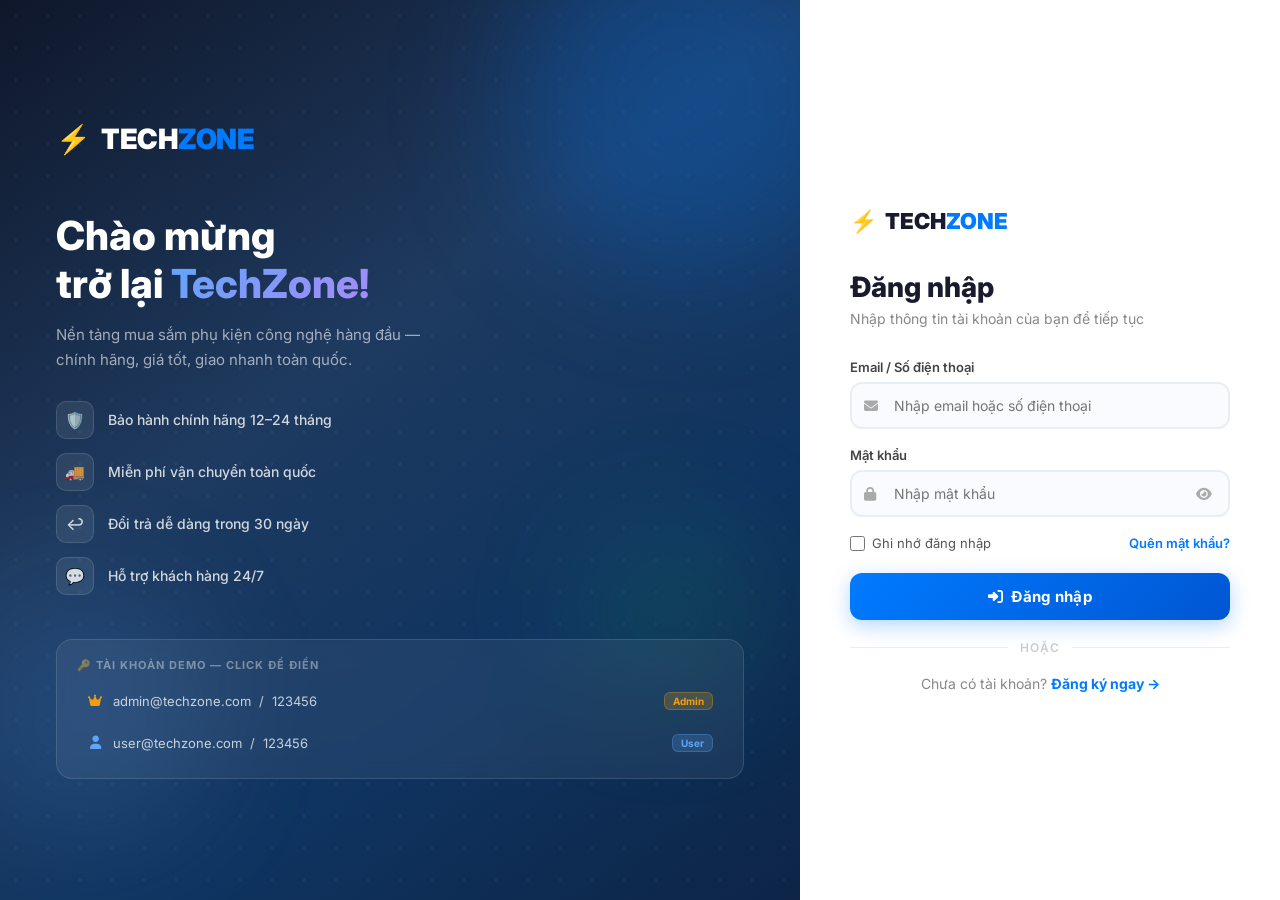
<file: account.html>
<!DOCTYPE html>
<html lang="vi">
<head>
    <meta charset="UTF-8">
    <meta name="viewport" content="width=device-width, initial-scale=1.0">
    <title>Tài khoản của tôi - TECHZONE</title>
    <link rel="stylesheet" href="css/style.css">
    <link rel="stylesheet" href="https://cdnjs.cloudflare.com/ajax/libs/font-awesome/6.4.0/css/all.min.css">
    <link href="https://fonts.googleapis.com/css2?family=Inter:wght@300;400;500;600;700;800&display=swap" rel="stylesheet">
    <style>
        body { background: linear-gradient(160deg, #f0f4ff 0%, #f8faff 60%, #fff 100%); font-family: 'Inter', sans-serif; }

        .account-page { padding: 40px 0 80px; min-height: calc(100vh - 130px); }

        .account-layout { display: grid; grid-template-columns: 280px 1fr; gap: 24px; margin-top: 32px; }

        /* ===== SIDEBAR ===== */
        .account-sidebar {
            background: #fff;
            border-radius: 20px;
            box-shadow: 0 4px 30px rgba(0,0,0,0.07);
            overflow: hidden;
            height: fit-content;
            position: sticky;
            top: 90px;
            border: 1px solid rgba(0,0,0,0.05);
        }
        .sidebar-header {
            background: linear-gradient(135deg, #0f172a, #1a2744, #0f3460);
            padding: 28px 20px;
            text-align: center;
            color: #fff;
        }
        .sidebar-avatar {
            width: 72px; height: 72px;
            border-radius: 50%;
            background: rgba(255,255,255,0.15);
            margin: 0 auto 12px;
            display: flex; align-items: center; justify-content: center;
            font-size: 28px;
            border: 3px solid rgba(255,255,255,0.3);
        }
        .sidebar-name { font-size: 18px; font-weight: 700; margin-bottom: 4px; }
        .sidebar-role {
            font-size: 12px;
            background: rgba(255,255,255,0.15);
            padding: 3px 12px;
            border-radius: 20px;
            display: inline-block;
        }
        .account-nav { padding: 12px; }
        .account-nav a {
            display: flex;
            align-items: center;
            gap: 12px;
            padding: 12px 16px;
            border-radius: 12px;
            color: #555;
            font-size: 14px;
            font-weight: 500;
            transition: all 0.2s;
            margin-bottom: 4px;
            text-decoration: none;
        }
        .account-nav a i { width: 18px; text-align: center; font-size: 15px; }
        .account-nav a:hover { background: #f0f7ff; color: #007bff; }
        .account-nav a.active { background: linear-gradient(135deg, #007bff, #0056d2); color: #fff; box-shadow: 0 4px 12px rgba(0,123,255,0.3); }
        .account-nav a.logout-btn { color: #e53935; }
        .account-nav a.logout-btn:hover { background: #fff0f0; }
        .nav-divider { height: 1px; background: #f0f4ff; margin: 8px 0; }

        /* ===== CONTENT ===== */
        .account-content {
            background: #fff;
            border-radius: 20px;
            box-shadow: 0 4px 30px rgba(0,0,0,0.06);
            border: 1px solid rgba(0,0,0,0.05);
            overflow: hidden;
        }
        .content-header {
            padding: 22px 28px;
            border-bottom: 1px solid #f0f4ff;
            display: flex;
            align-items: center;
            gap: 14px;
        }
        .content-header-icon {
            width: 42px; height: 42px;
            border-radius: 12px;
            background: linear-gradient(135deg, #007bff, #0056d2);
            display: flex; align-items: center; justify-content: center;
            color: #fff; font-size: 17px;
            box-shadow: 0 4px 12px rgba(0,123,255,0.25);
        }
        .content-header h2 { font-size: 18px; font-weight: 700; color: #1a1a2e; }
        .content-header p { font-size: 13px; color: #999; margin-top: 2px; }
        .content-body { padding: 28px; }

        /* Info section */
        .info-card {
            display: grid;
            grid-template-columns: 1fr 1fr;
            gap: 16px;
            margin-bottom: 24px;
        }
        .info-item {
            background: #f8faff;
            border: 1.5px solid #e8eef8;
            border-radius: 14px;
            padding: 16px 18px;
        }
        .info-item-label {
            font-size: 11px;
            font-weight: 700;
            color: #aaa;
            text-transform: uppercase;
            letter-spacing: 0.8px;
            margin-bottom: 6px;
            display: flex; align-items: center; gap: 6px;
        }
        .info-item-label i { color: #007bff; }
        .info-item-value { font-size: 15px; font-weight: 600; color: #1a1a2e; }

        /* Order section */
        .order-stats { display: flex; gap: 12px; margin-bottom: 24px; }
        .order-stat-card {
            flex: 1;
            background: linear-gradient(135deg, #f0f7ff, #e8f2ff);
            border: 1.5px solid #c7deff;
            border-radius: 14px;
            padding: 16px;
            text-align: center;
        }
        .order-stat-num { font-size: 26px; font-weight: 800; color: #007bff; }
        .order-stat-label { font-size: 12px; color: #666; margin-top: 3px; }

        .order-table { width: 100%; border-collapse: collapse; }
        .order-table thead tr { background: linear-gradient(135deg, #f8faff, #f0f4ff); }
        .order-table th {
            padding: 13px 16px;
            font-size: 12px;
            font-weight: 700;
            color: #888;
            text-transform: uppercase;
            letter-spacing: 0.6px;
            text-align: left;
            border-bottom: 2px solid #e8eef8;
        }
        .order-table td { padding: 14px 16px; border-bottom: 1px solid #f0f4ff; font-size: 13.5px; }
        .order-table tbody tr { transition: background 0.2s; animation: row-in 0.3s ease both; }
        .order-table tbody tr:hover { background: #fafcff; }
        .order-table tbody tr:last-child td { border-bottom: none; }

        @keyframes row-in {
            from { opacity: 0; transform: translateY(8px); }
            to   { opacity: 1; transform: translateY(0); }
        }

        .order-id { font-family: 'Courier New', monospace; font-weight: 700; color: #007bff; font-size: 12px; }
        .order-total { font-weight: 700; color: #e53935; }
        .status-badge {
            padding: 4px 12px;
            border-radius: 20px;
            font-size: 11px;
            font-weight: 700;
            display: inline-flex;
            align-items: center;
            gap: 5px;
        }
        .status-pending { background: #fff8e7; color: #d97706; border: 1px solid #fcd34d; }
        .status-done    { background: #f0fdf4; color: #16a34a; border: 1px solid #86efac; }
        .status-cancel  { background: #fff0f0; color: #e53935; border: 1px solid #fca5a5; }

        .empty-orders {
            text-align: center;
            padding: 60px 20px;
            color: #aaa;
        }
        .empty-orders i { font-size: 56px; margin-bottom: 16px; display: block; color: #dde; }
        .empty-orders h3 { font-size: 18px; color: #555; margin-bottom: 8px; }
        .empty-orders p { font-size: 14px; margin-bottom: 20px; }
        .empty-orders a {
            display: inline-flex;
            align-items: center;
            gap: 8px;
            padding: 11px 24px;
            background: linear-gradient(135deg, #007bff, #0056d2);
            color: #fff;
            border-radius: 12px;
            font-weight: 600;
            font-size: 14px;
            text-decoration: none;
            box-shadow: 0 4px 14px rgba(0,123,255,0.25);
            transition: all 0.25s;
        }
        .empty-orders a:hover { transform: translateY(-2px); box-shadow: 0 8px 20px rgba(0,123,255,0.35); }

        .tab-panel { display: none; }
        .tab-panel.active { display: block; }

        /* Order detail expand */
        .order-items-preview {
            display: flex;
            flex-wrap: wrap;
            gap: 6px;
            margin-top: 4px;
        }
        .order-item-thumb {
            width: 36px; height: 36px;
            border-radius: 8px;
            object-fit: contain;
            background: #f0f7ff;
            border: 1.5px solid #e8f0fe;
            padding: 2px;
        }
    </style>
</head>
<body>
    <header class="header">
        <div class="container header-container">
            <div class="logo"><a href="index.html">TECH<span>ZONE</span></a></div>
            <div class="header-actions">
                <a href="index.html" class="action-btn"><i class="fas fa-home"></i> Trang chủ</a>
                <a href="cart.html" class="action-btn"><i class="fas fa-shopping-cart"></i>Giỏ hàng<span id="cartCount" class="badge">0</span></a>
            </div>
        </div>
        <nav class="navbar">
            <div class="container">
                <ul class="nav-links">
                    <li><a href="index.html">Trang chủ</a></li>
                    <li><a href="products.html">Sản phẩm</a></li>
                </ul>
            </div>
        </nav>
    </header>

    <div class="account-page">
        <div class="container">
            <div class="account-layout">
                <!-- Sidebar -->
                <div class="account-sidebar">
                    <div class="sidebar-header">
                        <div class="sidebar-avatar"><i class="fas fa-user"></i></div>
                        <div class="sidebar-name" id="sidebarName">Người dùng</div>
                        <span class="sidebar-role">Thành viên</span>
                    </div>
                    <nav class="account-nav">
                        <a href="#" class="active" id="tabInfo" onclick="switchTab('info', this)">
                            <i class="fas fa-id-card"></i> Thông tin tài khoản
                        </a>
                        <a href="#" id="tabOrders" onclick="switchTab('orders', this)">
                            <i class="fas fa-box-open"></i> Đơn hàng của tôi
                            <span id="orderBadge" style="margin-left:auto; background:#e53935; color:#fff; font-size:11px; padding:2px 7px; border-radius:20px; display:none;"></span>
                        </a>
                        <div class="nav-divider"></div>
                        <a href="#" id="btnLogout" class="logout-btn">
                            <i class="fas fa-sign-out-alt"></i> Đăng xuất
                        </a>
                    </nav>
                </div>

                <!-- Content -->
                <div class="account-content">
                    <!-- Tab: Thông tin -->
                    <div id="panelInfo" class="tab-panel active">
                        <div class="content-header">
                            <div class="content-header-icon"><i class="fas fa-id-card"></i></div>
                            <div>
                                <h2>Thông tin cá nhân</h2>
                                <p>Quản lý thông tin hồ sơ của bạn</p>
                            </div>
                        </div>
                        <div class="content-body">
                            <div class="info-card">
                                <div class="info-item">
                                    <div class="info-item-label"><i class="fas fa-user"></i> Họ và tên</div>
                                    <div class="info-item-value" id="infoName">—</div>
                                </div>
                                <div class="info-item">
                                    <div class="info-item-label"><i class="fas fa-envelope"></i> Email</div>
                                    <div class="info-item-value" id="infoEmail">—</div>
                                </div>
                                <div class="info-item">
                                    <div class="info-item-label"><i class="fas fa-phone"></i> Số điện thoại</div>
                                    <div class="info-item-value" id="infoPhone">—</div>
                                </div>
                                <div class="info-item">
                                    <div class="info-item-label"><i class="fas fa-shield-alt"></i> Vai trò</div>
                                    <div class="info-item-value" id="infoRole">Thành viên</div>
                                </div>
                            </div>
                            <button class="btn-fill" onclick="switchTab('orders', document.getElementById('tabOrders'))"
                                style="padding:12px 24px; font-size:14px; border-radius:12px; display:inline-flex; align-items:center; gap:8px;">
                                <i class="fas fa-box-open"></i> Xem đơn hàng của tôi
                            </button>
                        </div>
                    </div>

                    <!-- Tab: Đơn hàng -->
                    <div id="panelOrders" class="tab-panel">
                        <div class="content-header">
                            <div class="content-header-icon" style="background:linear-gradient(135deg,#f59e0b,#d97706)">
                                <i class="fas fa-box-open"></i>
                            </div>
                            <div>
                                <h2>Lịch sử đơn hàng</h2>
                                <p>Tất cả đơn hàng bạn đã đặt tại TECHZONE</p>
                            </div>
                        </div>
                        <div class="content-body">
                            <div class="order-stats" id="orderStats" style="display:none">
                                <div class="order-stat-card">
                                    <div class="order-stat-num" id="statTotal">0</div>
                                    <div class="order-stat-label">Tổng đơn hàng</div>
                                </div>
                                <div class="order-stat-card" style="background:linear-gradient(135deg,#f0fdf4,#dcfce7);border-color:#86efac;">
                                    <div class="order-stat-num" style="color:#16a34a" id="statDone">0</div>
                                    <div class="order-stat-label">Hoàn thành</div>
                                </div>
                                <div class="order-stat-card" style="background:linear-gradient(135deg,#fff8e7,#fef3c7);border-color:#fcd34d;">
                                    <div class="order-stat-num" style="color:#d97706" id="statPending">0</div>
                                    <div class="order-stat-label">Đang xử lý</div>
                                </div>
                            </div>

                            <div id="orderListWrap">
                                <table class="order-table">
                                    <thead>
                                        <tr>
                                            <th>Mã đơn hàng</th>
                                            <th>Sản phẩm</th>
                                            <th>Ngày đặt</th>
                                            <th>Tổng tiền</th>
                                            <th>Trạng thái</th>
                                        </tr>
                                    </thead>
                                    <tbody id="orderListBody"></tbody>
                                </table>
                            </div>
                        </div>
                    </div>
                </div>
            </div>
        </div>
    </div>

    <script>
    function switchTab(tab, el) {
        event && event.preventDefault();
        document.querySelectorAll('.account-nav a').forEach(a => a.classList.remove('active'));
        document.querySelectorAll('.tab-panel').forEach(p => p.classList.remove('active'));
        if (el) el.classList.add('active');
        document.getElementById('panel' + tab.charAt(0).toUpperCase() + tab.slice(1)).classList.add('active');
        if (tab === 'orders') renderOrders();
    }
    </script>
    <script src="js/data.js"></script>
    <script src="js/cart.js"></script>
    <script src="js/account.js"></script>
</body>
</html>
</file>
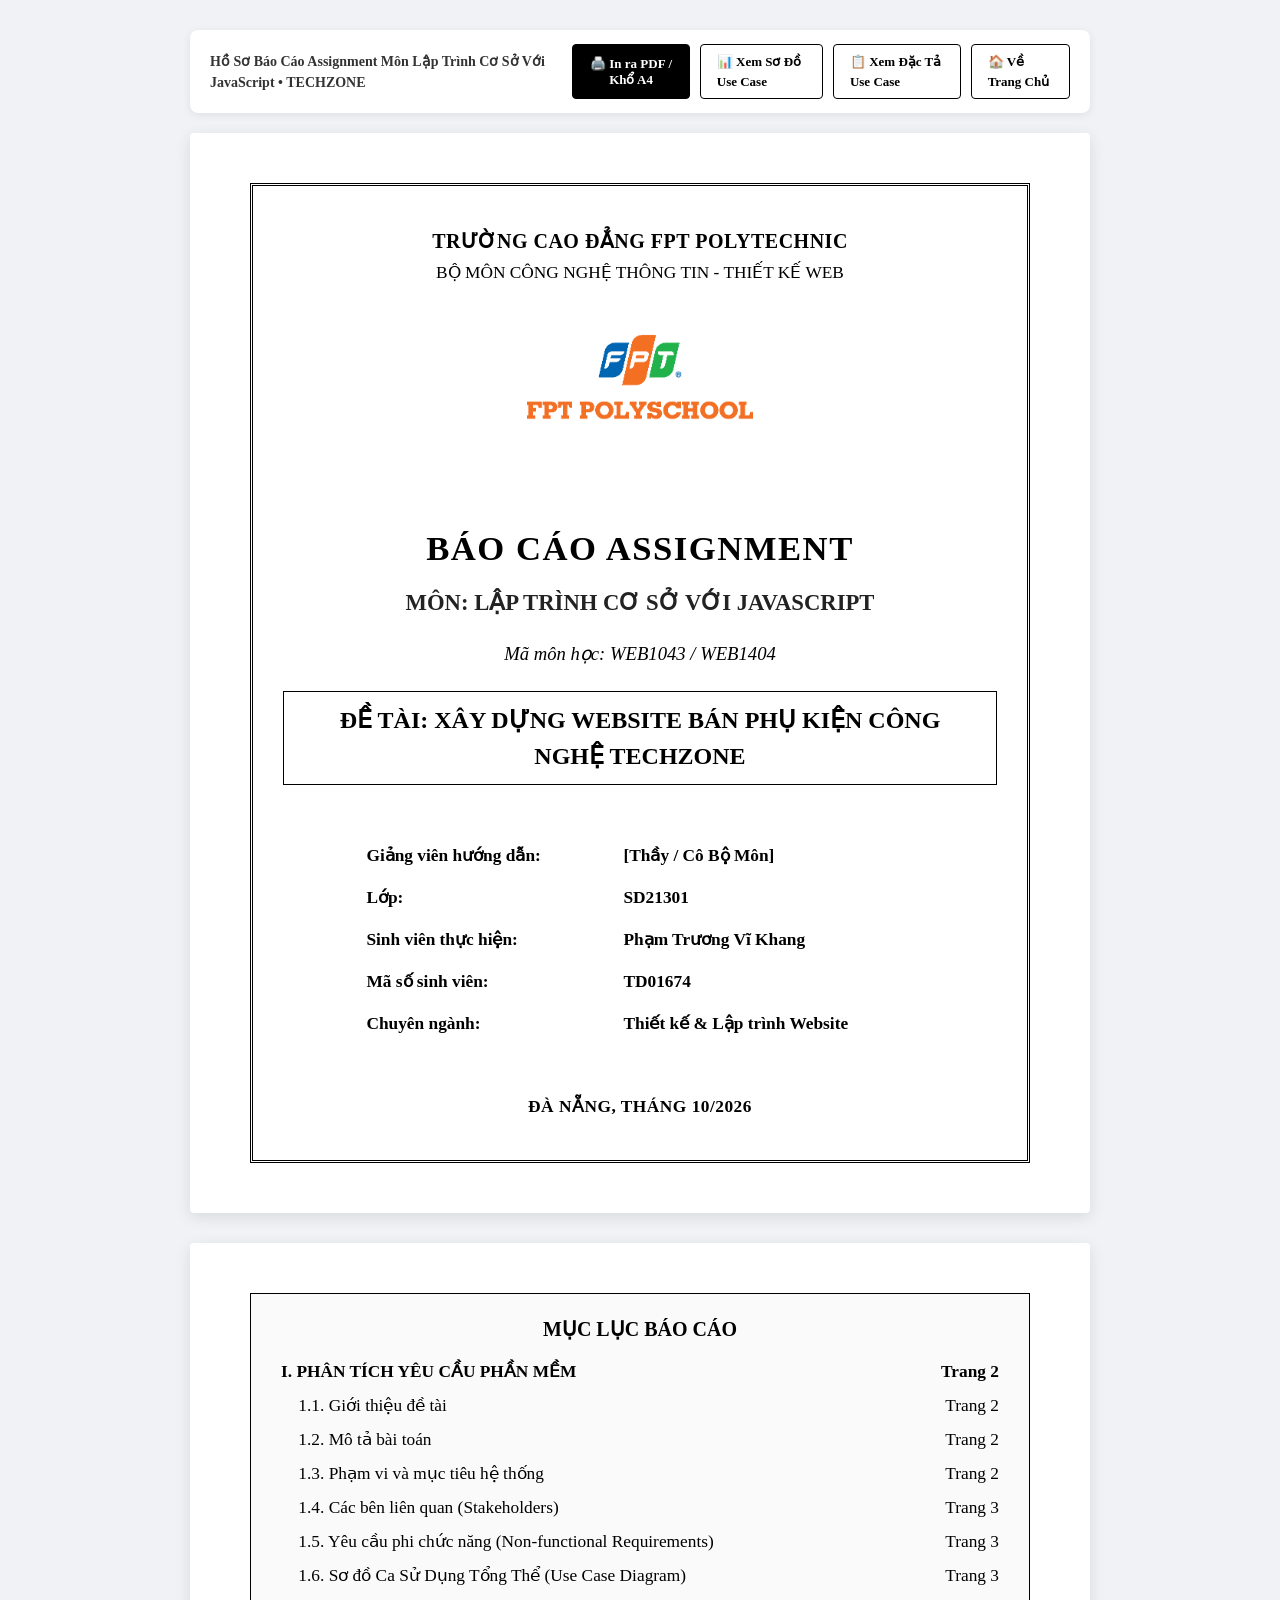
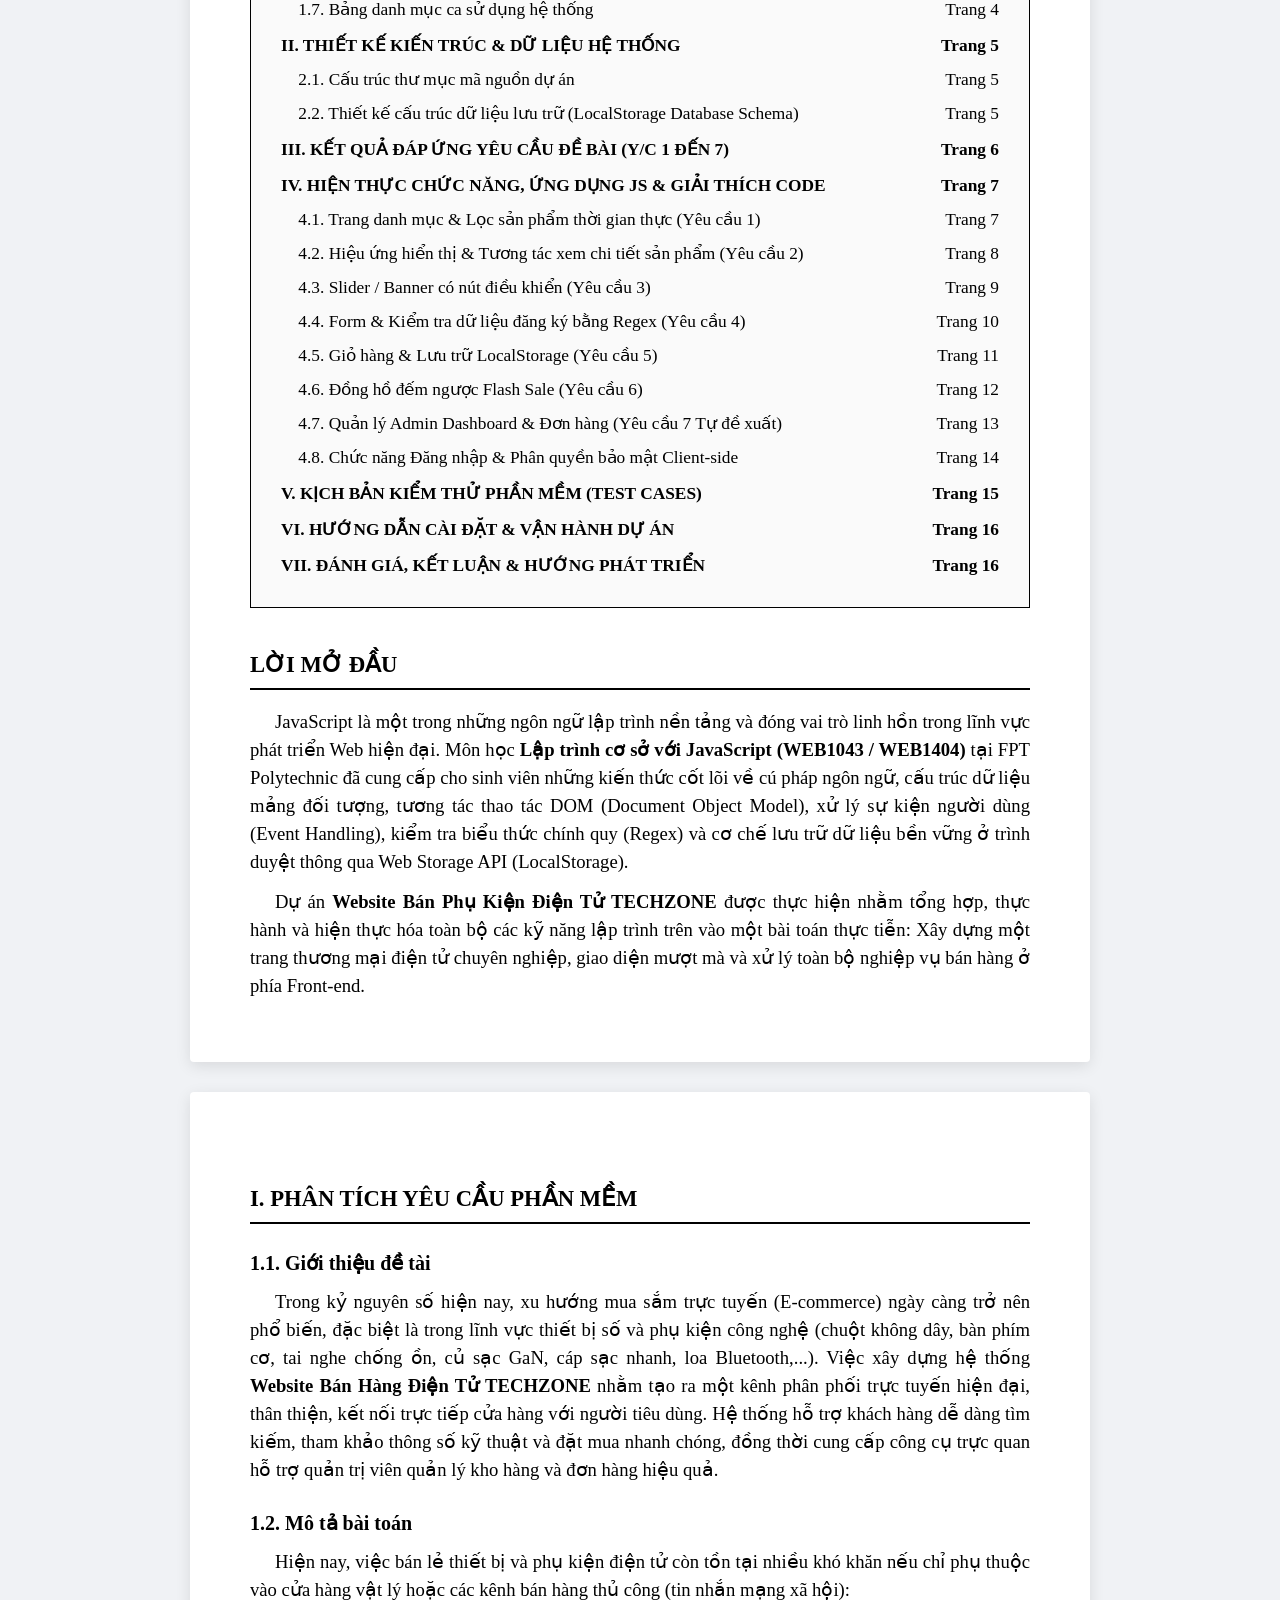
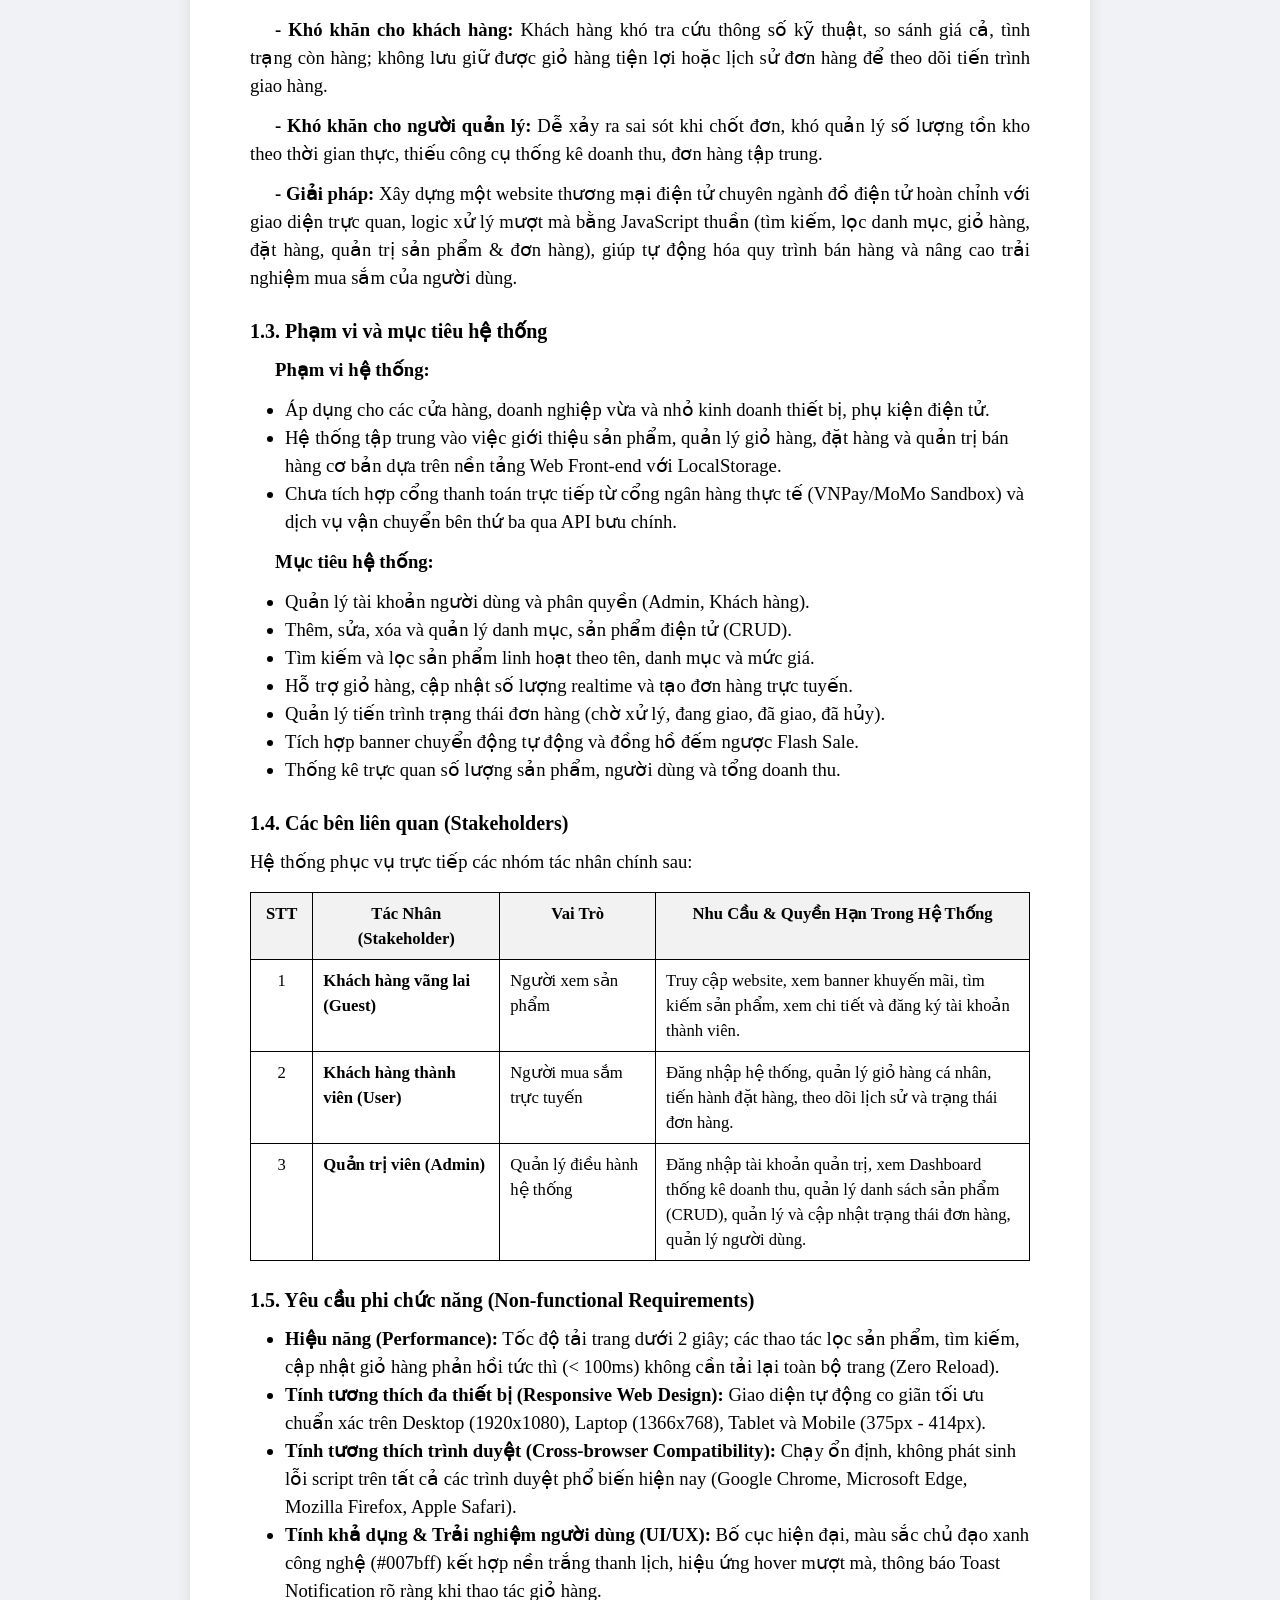
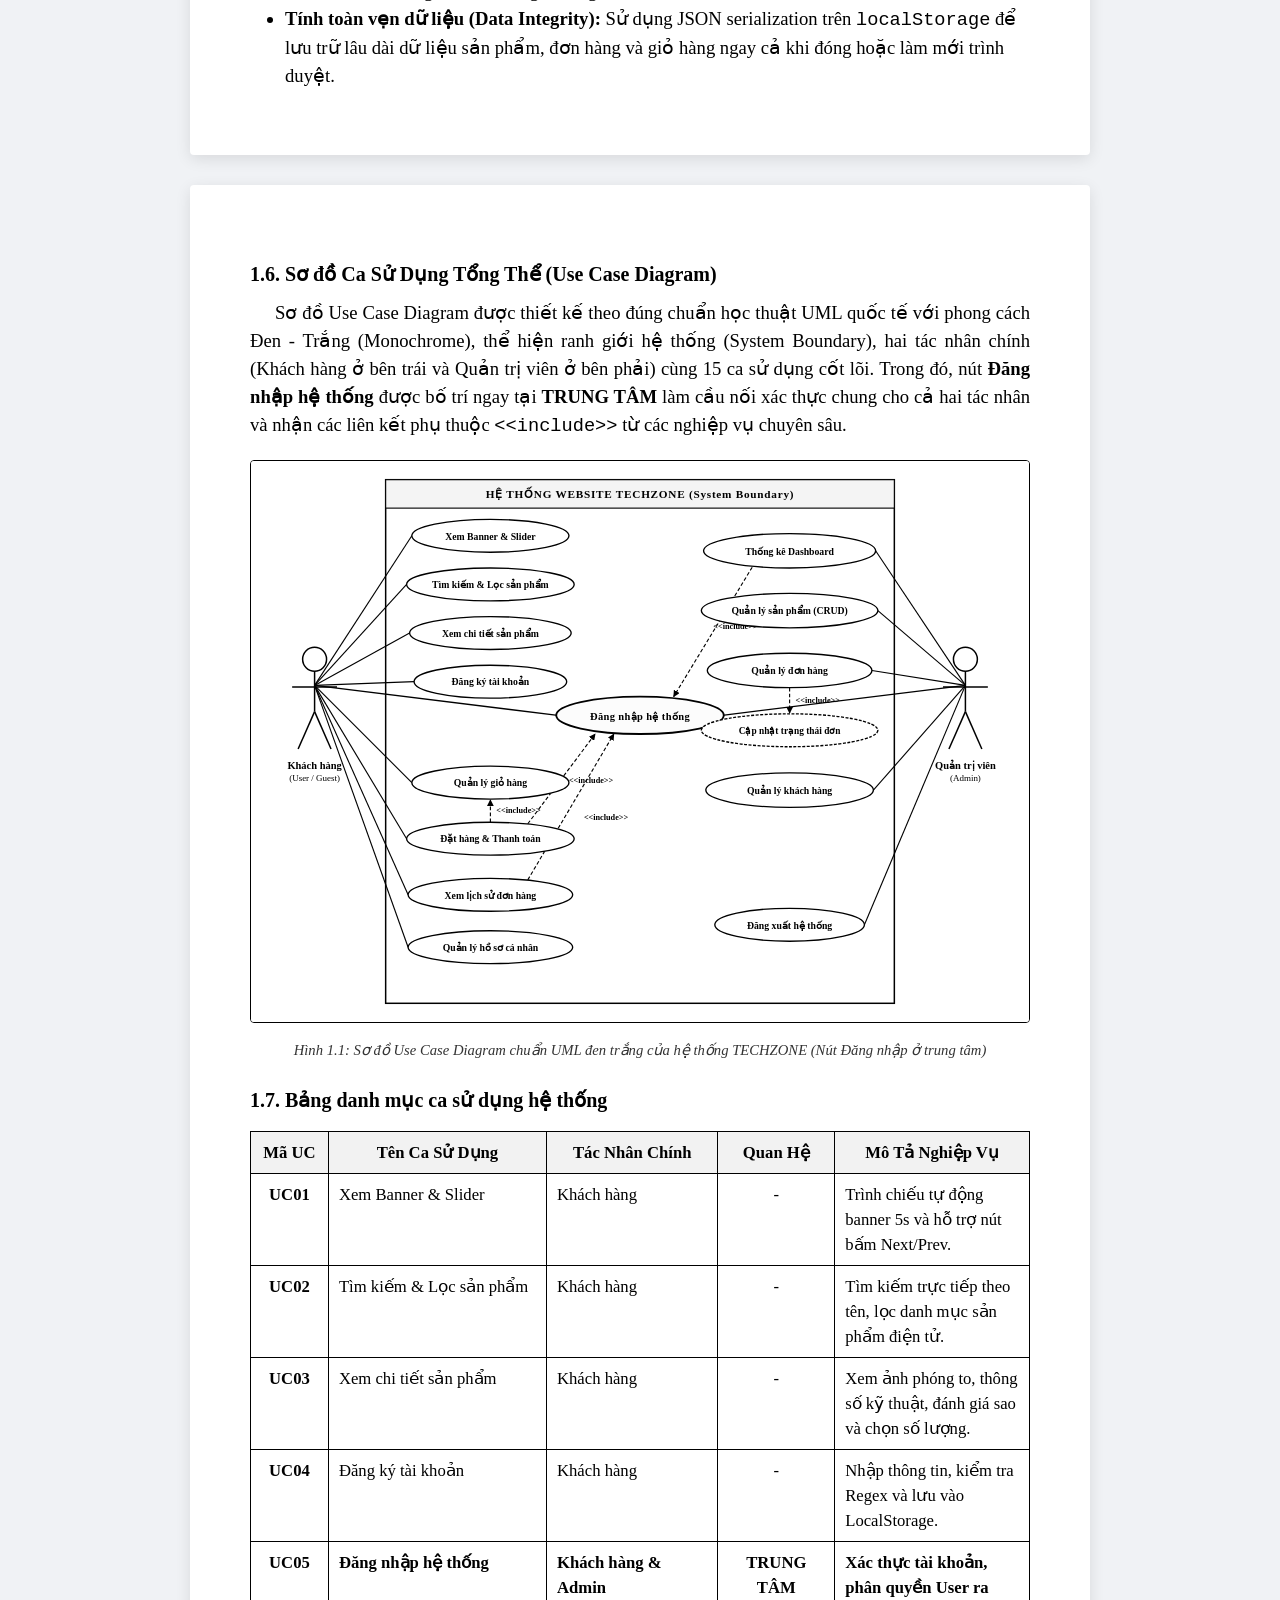
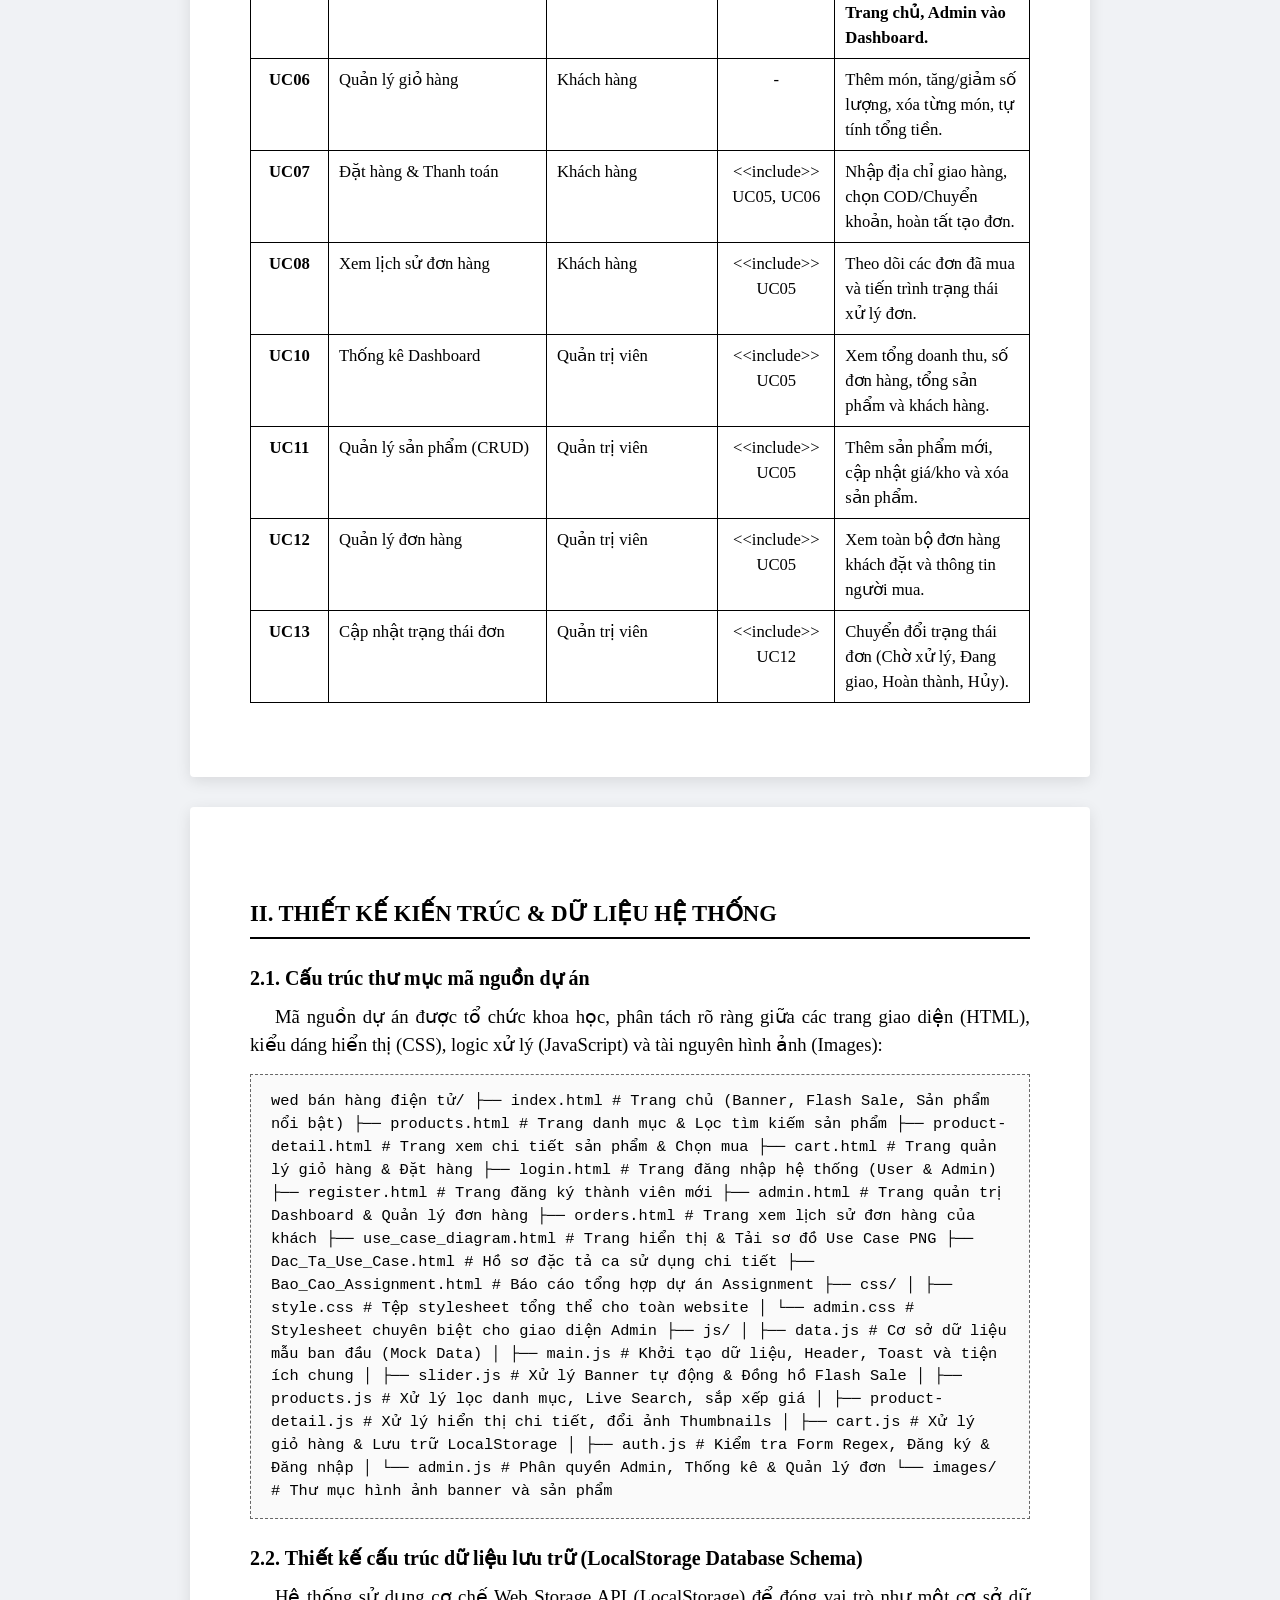
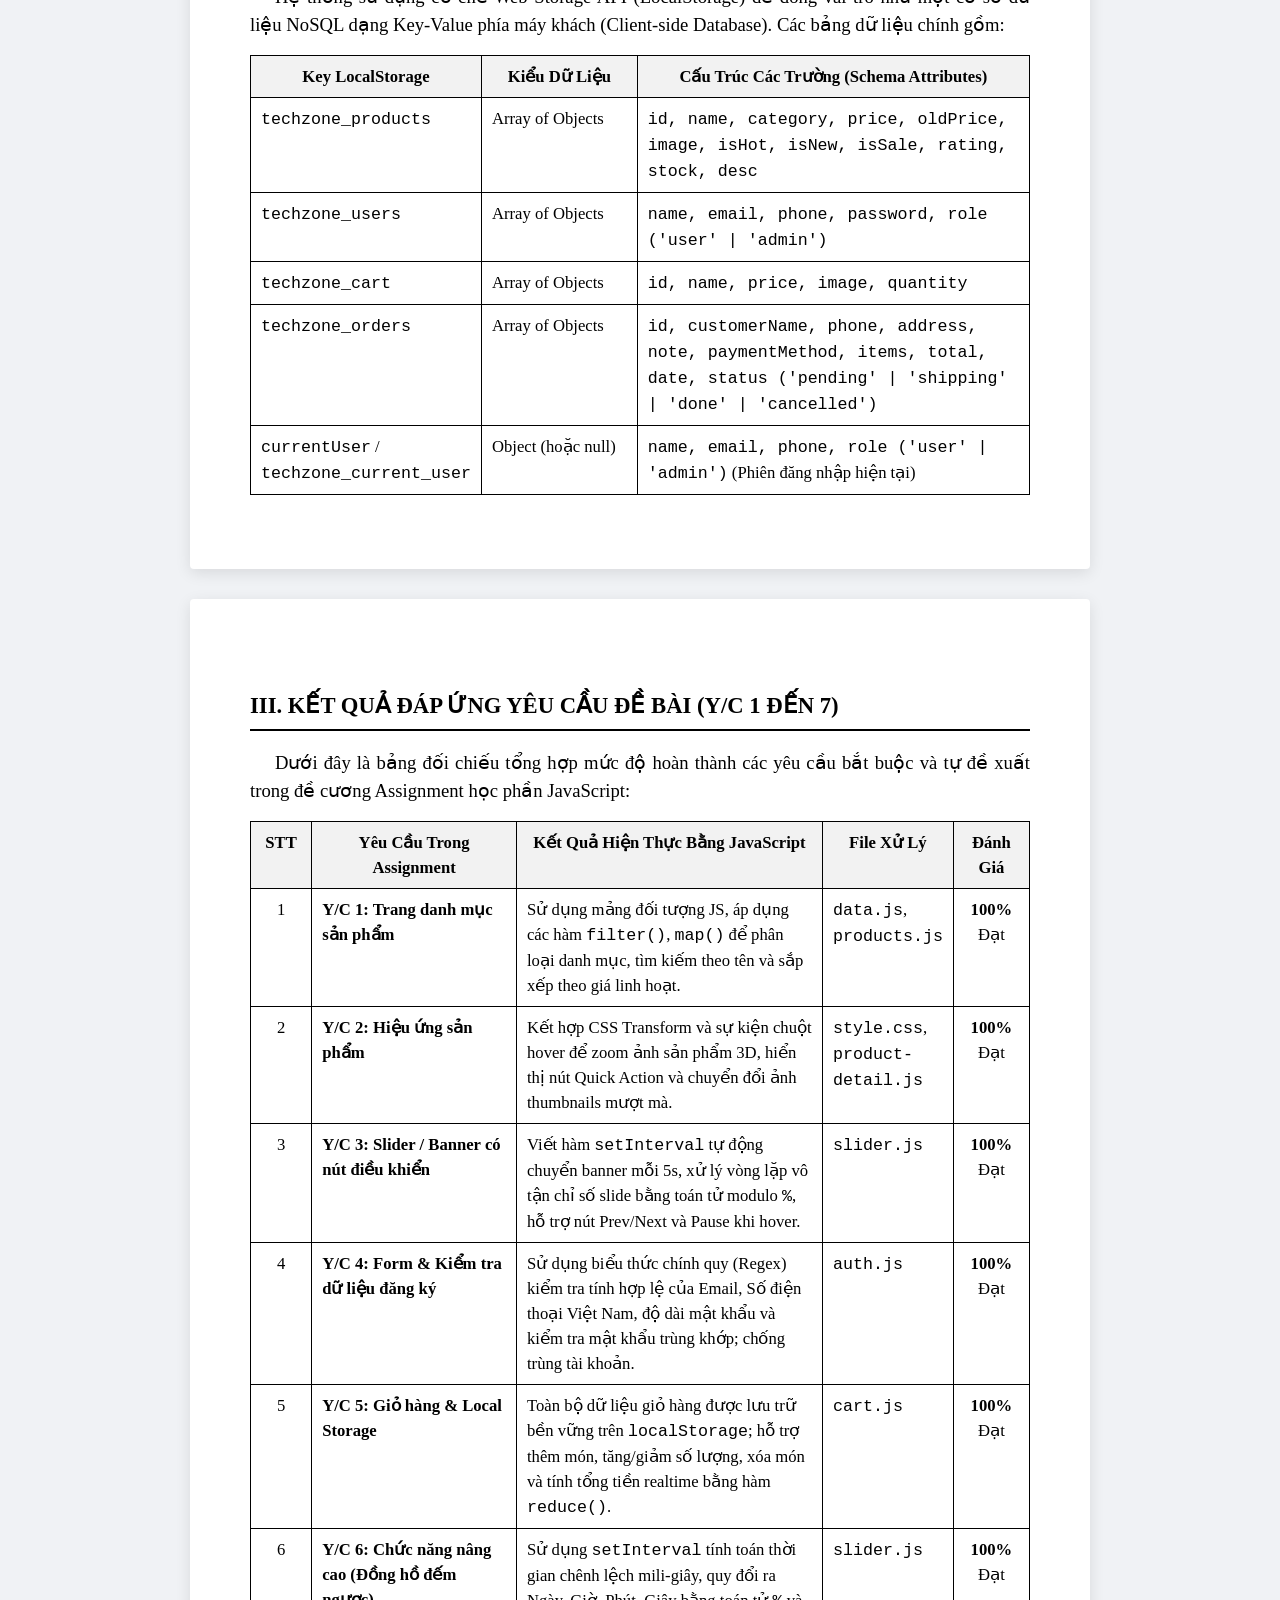
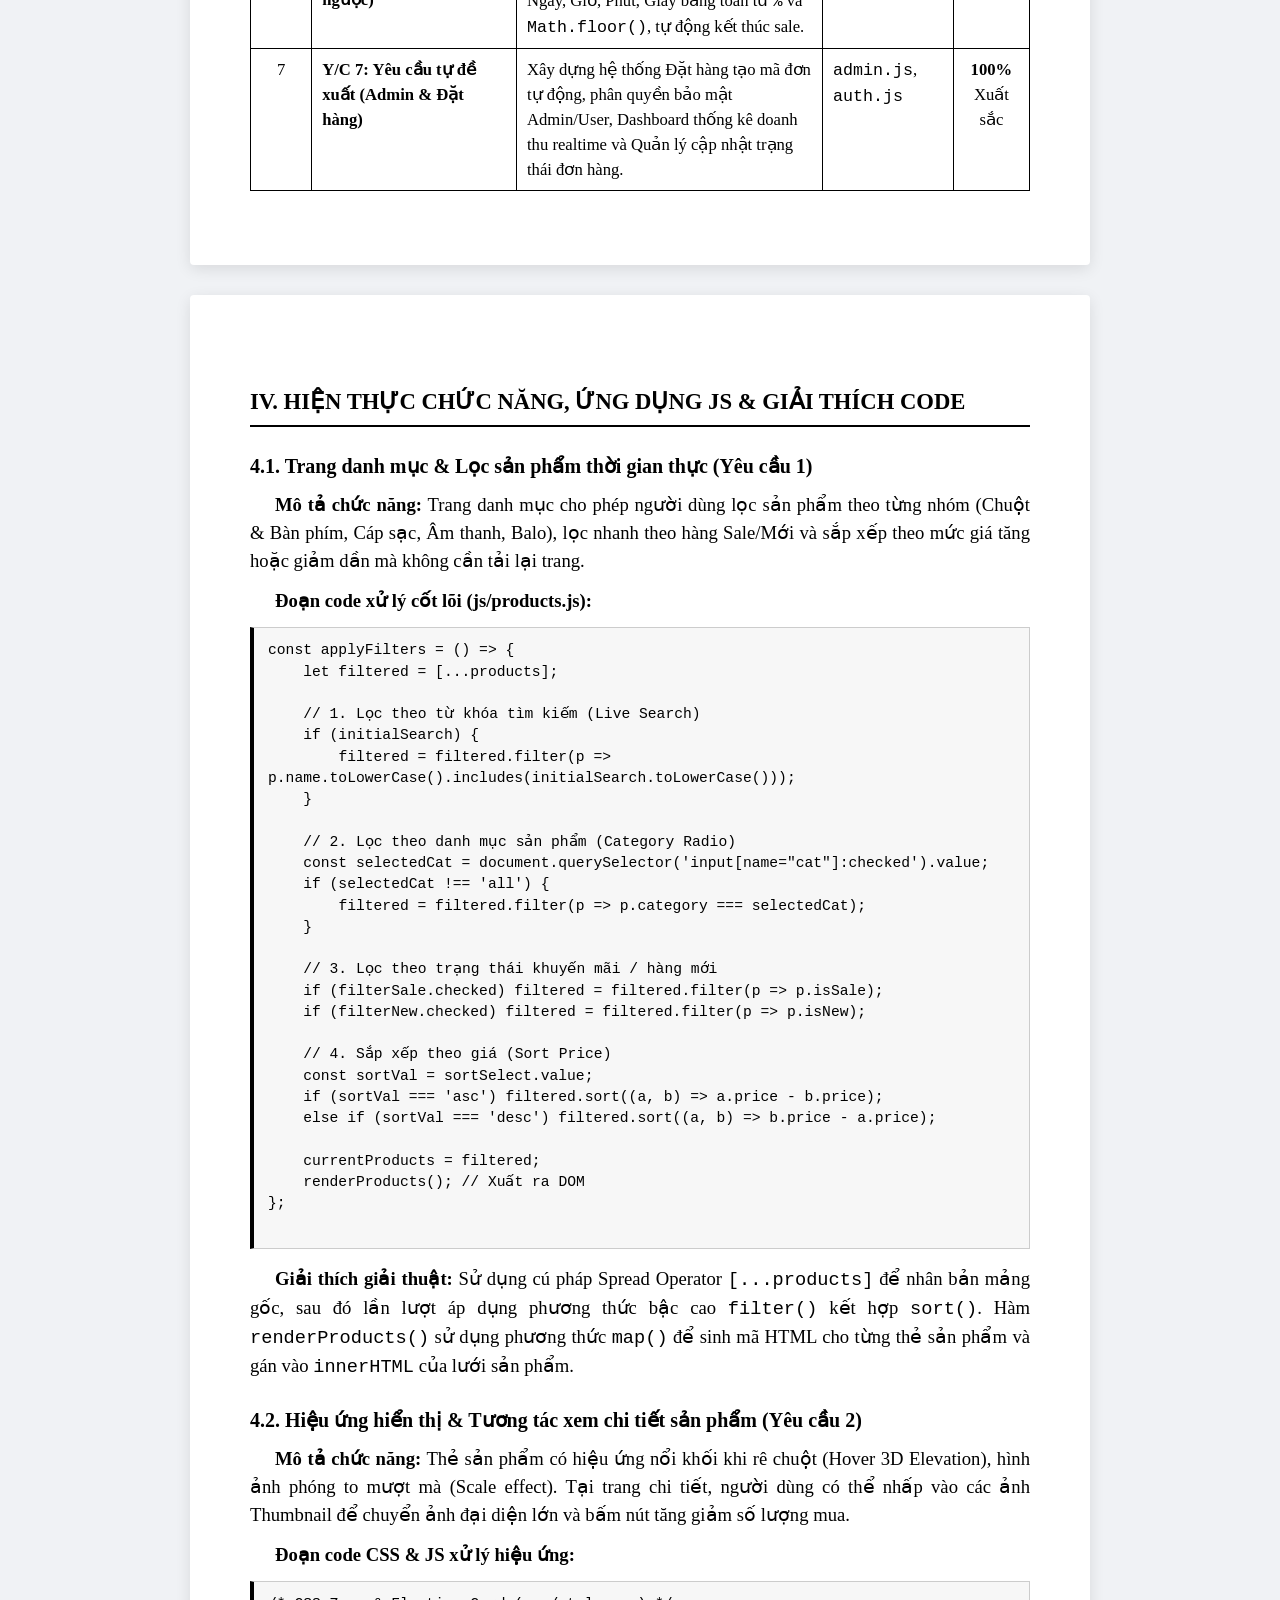
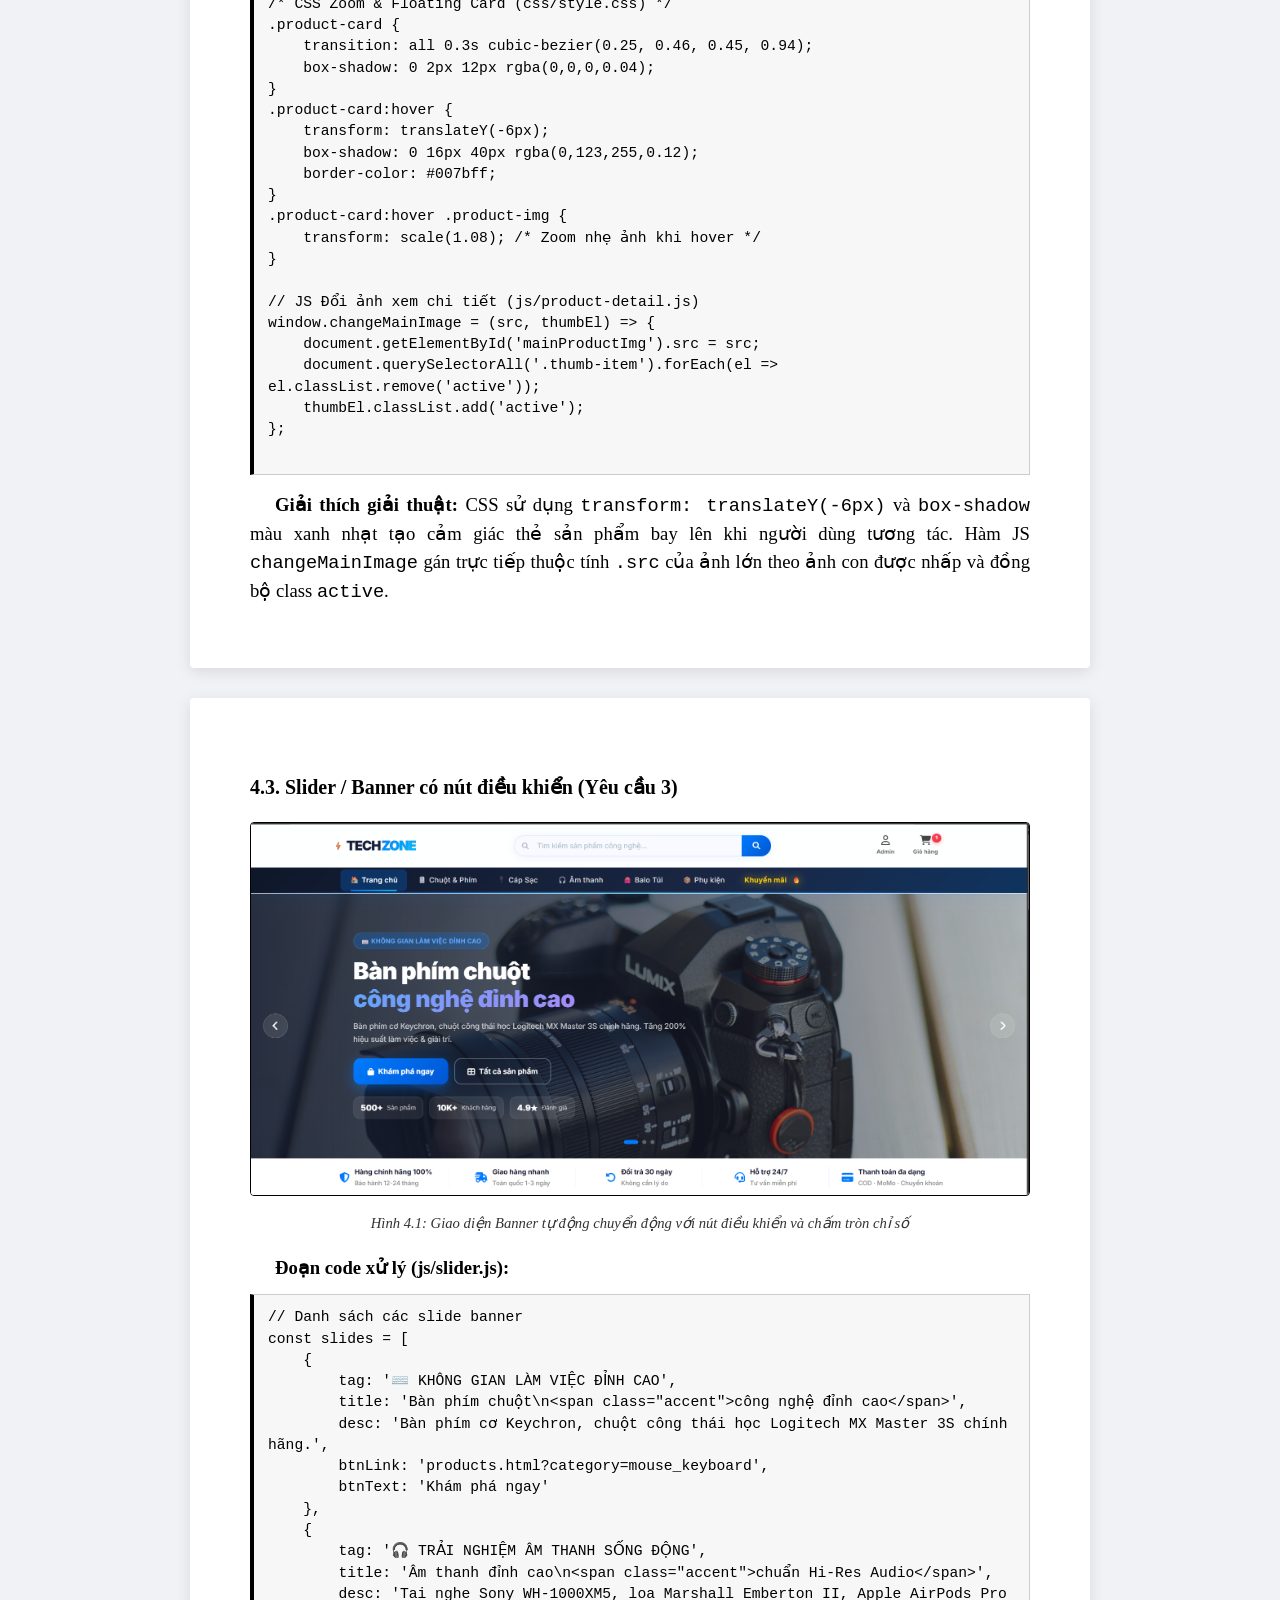
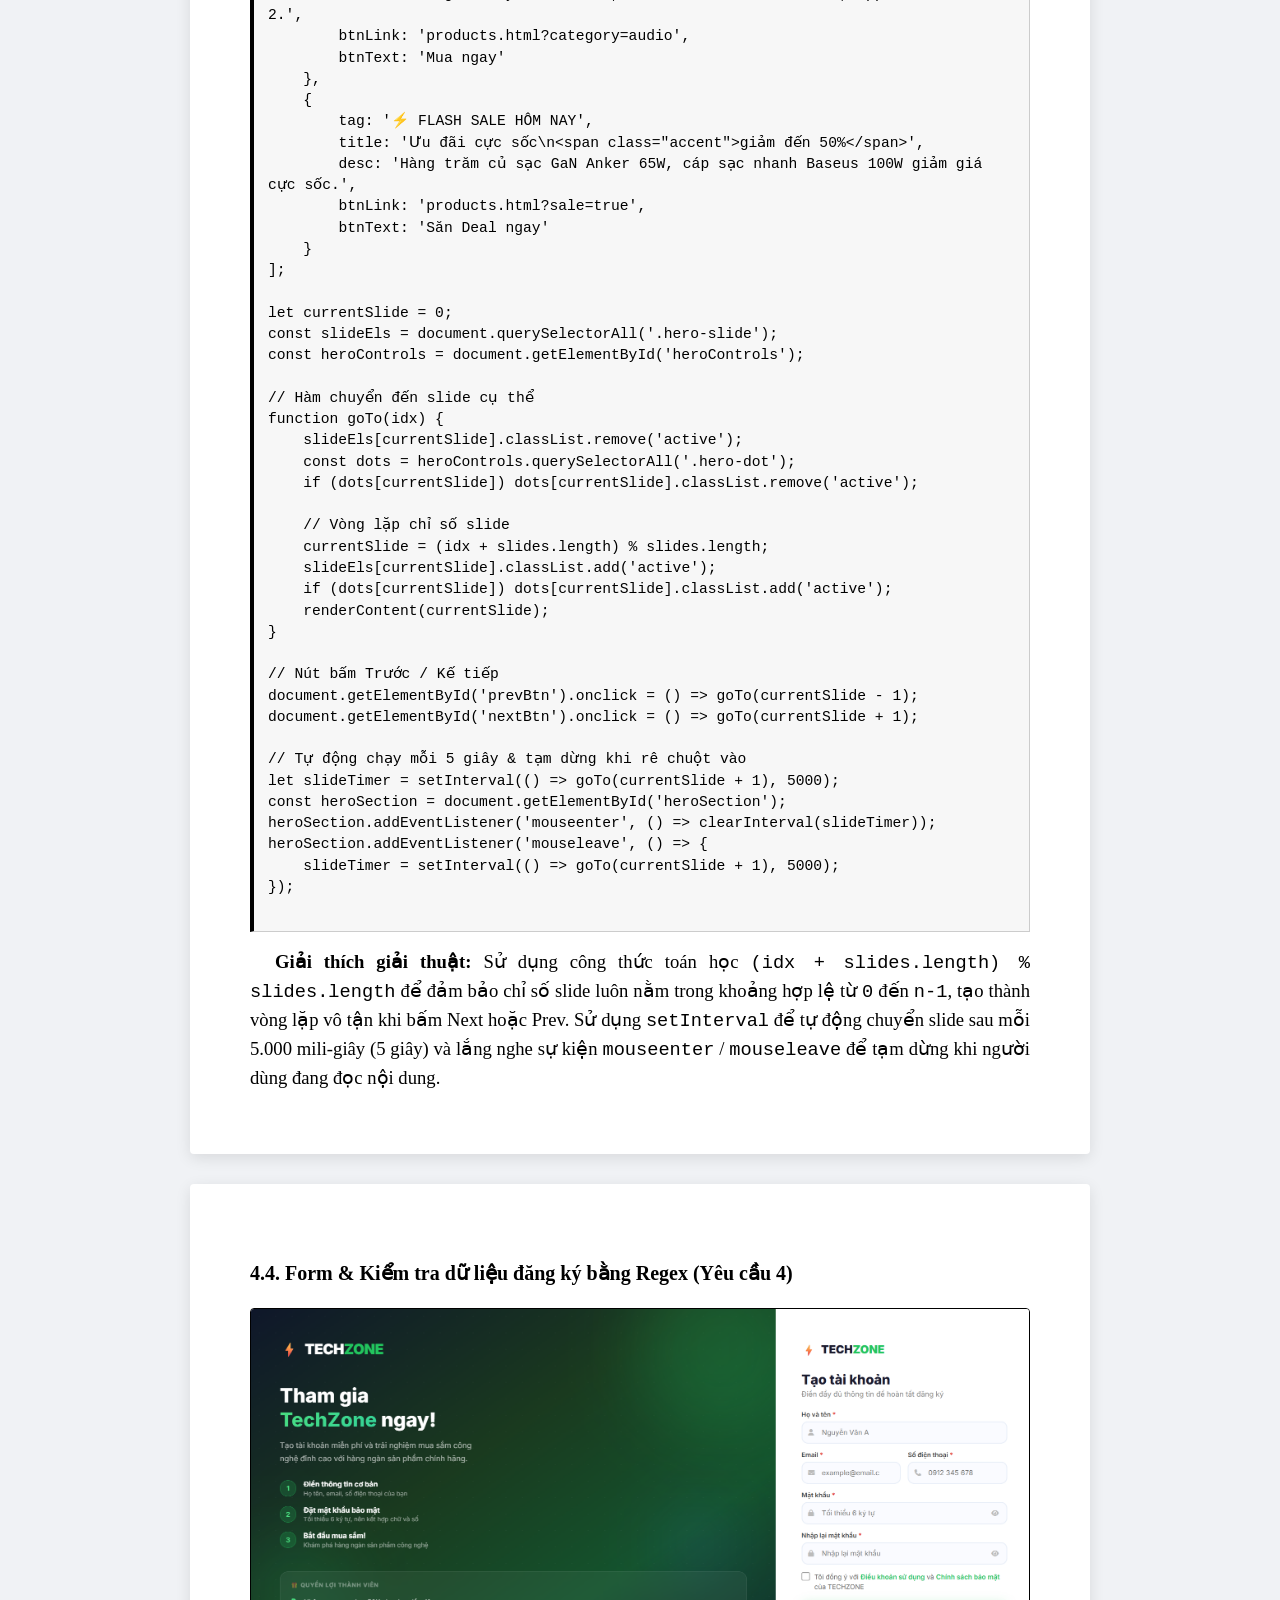
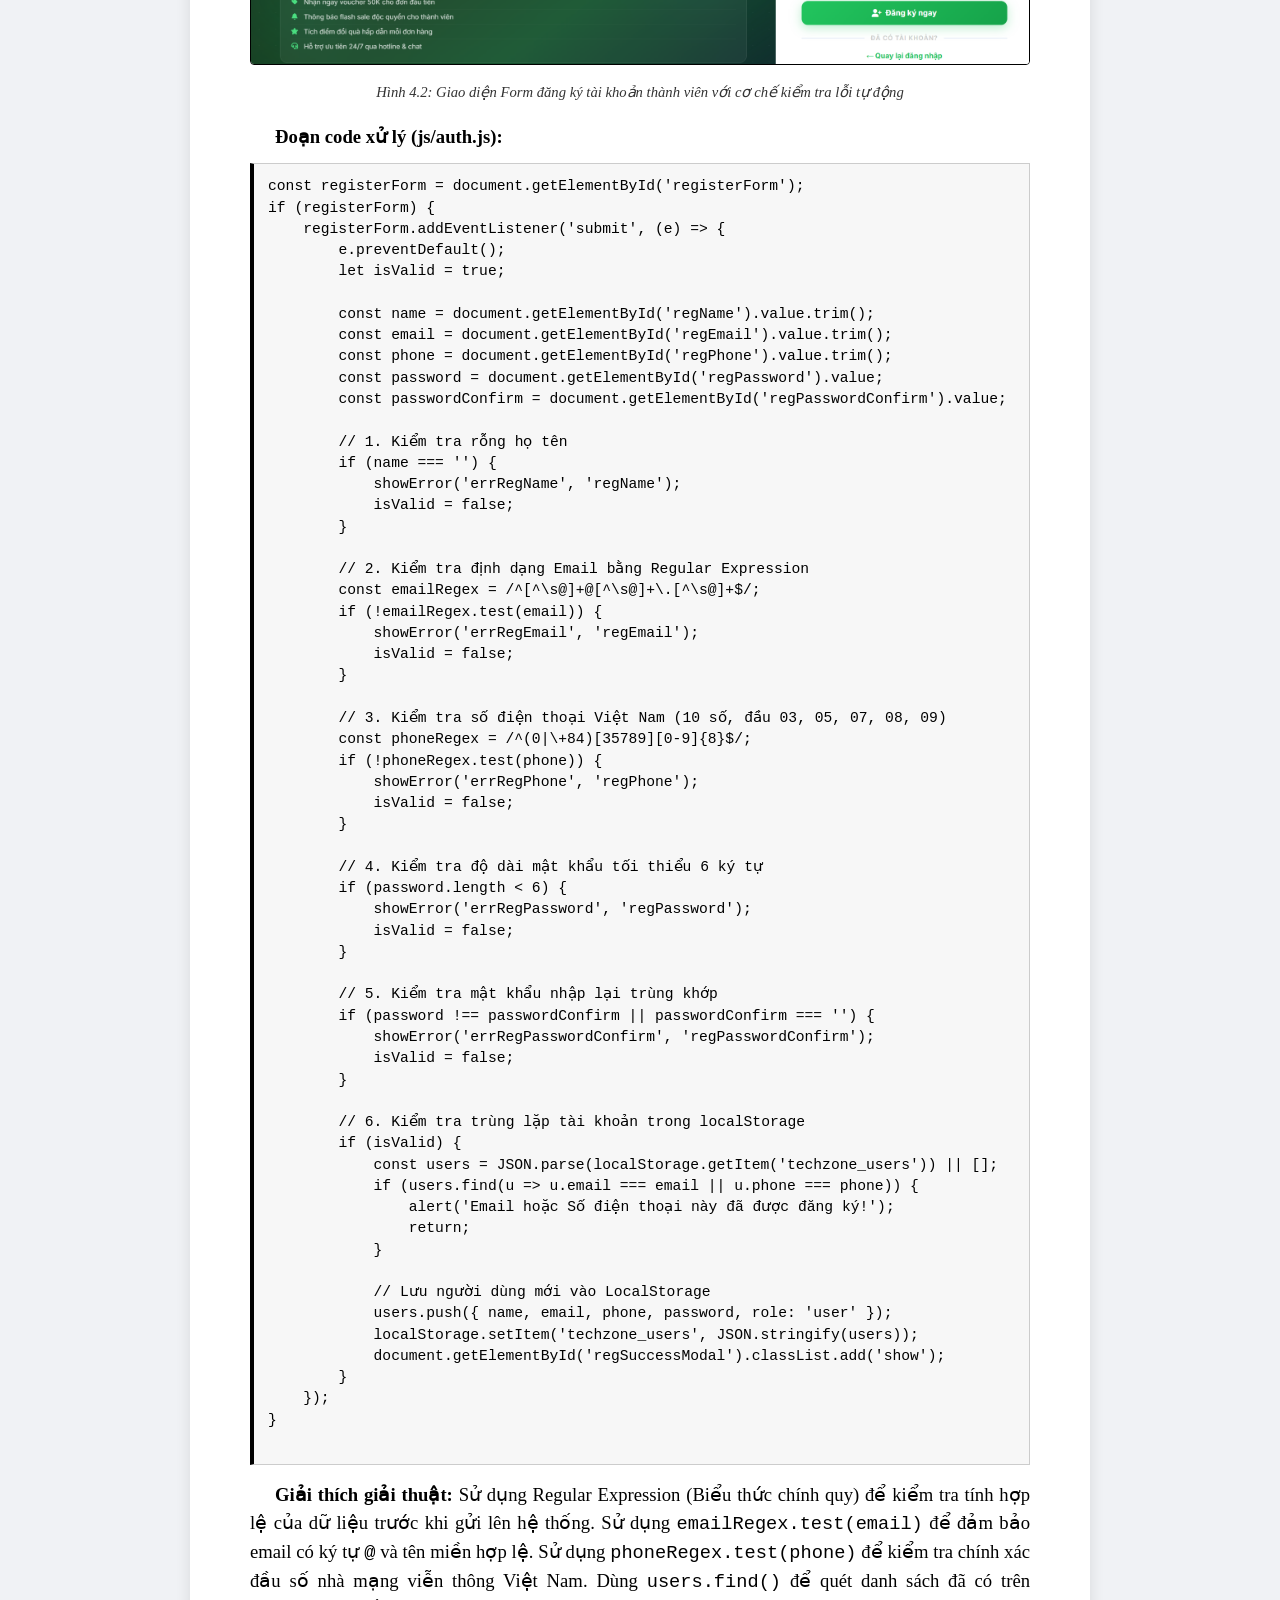
<file: Bao_Cao_Assignment.html>
<!DOCTYPE html>
<html lang="vi">
<head>
    <meta charset="UTF-8">
    <meta name="viewport" content="width=device-width, initial-scale=1.0">
    <title>Báo Cáo Dự Án Assignment - Website TECHZONE - SV: Phạm Trương Vĩ Khang</title>
    <style>
        * { box-sizing: border-box; margin: 0; padding: 0; }
        body {
            font-family: 'Times New Roman', Times, serif;
            font-size: 14pt;
            line-height: 1.5;
            color: #000000;
            background: #f0f2f5;
            padding: 30px 15px;
        }
        .page {
            max-width: 900px;
            margin: 0 auto 30px auto;
            background: #ffffff;
            padding: 50px 60px;
            box-shadow: 0 4px 15px rgba(0,0,0,0.1);
            border-radius: 4px;
        }

        /* Top Action Bar (hidden on print) */
        .action-bar {
            max-width: 900px;
            margin: 0 auto 20px auto;
            display: flex;
            justify-content: space-between;
            align-items: center;
            background: #ffffff;
            padding: 14px 20px;
            border-radius: 8px;
            box-shadow: 0 2px 8px rgba(0,0,0,0.08);
        }
        .action-title {
            font-size: 14px;
            font-weight: bold;
            color: #333;
        }
        .action-btns {
            display: flex;
            gap: 10px;
        }
        .btn {
            font-family: 'Times New Roman', Times, serif;
            font-size: 13px;
            font-weight: bold;
            padding: 7px 16px;
            border: 1.5px solid #000;
            background: #fff;
            color: #000;
            cursor: pointer;
            text-decoration: none;
            border-radius: 4px;
            transition: all 0.2s;
            display: inline-flex;
            align-items: center;
            gap: 5px;
        }
        .btn:hover {
            background: #000;
            color: #fff;
        }
        .btn-primary {
            background: #000;
            color: #fff;
        }
        .btn-primary:hover {
            background: #333;
        }

        /* Cover Page Styling */
        .cover-page {
            border: 3px double #000000;
            padding: 40px 30px;
            min-height: 980px;
            display: flex;
            flex-direction: column;
            justify-content: space-between;
            text-align: center;
        }
        .cover-top h3 {
            font-size: 15pt;
            font-weight: bold;
            text-transform: uppercase;
            letter-spacing: 0.5px;
        }
        .cover-top h4 {
            font-size: 13pt;
            font-weight: normal;
            margin-top: 4px;
            margin-bottom: 25px;
        }
        .cover-logo {
            max-width: 280px;
            margin: 10px auto 30px auto;
            display: block;
        }
        .cover-middle h1 {
            font-size: 26pt;
            font-weight: bold;
            text-transform: uppercase;
            letter-spacing: 1.5px;
            margin-bottom: 12px;
        }
        .cover-middle h2 {
            font-size: 17pt;
            font-weight: bold;
            text-transform: uppercase;
            color: #222;
            margin-bottom: 20px;
        }
        .cover-middle .subject {
            font-size: 14pt;
            font-style: italic;
            margin-bottom: 8px;
        }
        .cover-middle .project-name {
            font-size: 18pt;
            font-weight: bold;
            color: #000;
            text-transform: uppercase;
            border: 1.5px solid #000;
            display: inline-block;
            padding: 10px 25px;
            margin-top: 15px;
            margin-bottom: 20px;
        }
        .cover-table {
            width: 80%;
            margin: 30px auto 0 auto;
            border-collapse: collapse;
            font-size: 13pt;
        }
        .cover-table td {
            padding: 8px 12px;
            border: none;
            text-align: left;
        }
        .cover-table td:first-child {
            font-weight: bold;
            width: 45%;
        }
        .cover-bottom {
            font-size: 13pt;
            font-weight: bold;
            text-transform: uppercase;
            letter-spacing: 0.5px;
        }

        /* Typography */
        h1.section-title {
            font-size: 17pt;
            font-weight: bold;
            text-transform: uppercase;
            border-bottom: 2px solid #000;
            padding-bottom: 6px;
            margin-top: 40px;
            margin-bottom: 18px;
        }
        h2.sub-title {
            font-size: 15pt;
            font-weight: bold;
            margin-top: 24px;
            margin-bottom: 10px;
        }
        h3.item-title {
            font-size: 14pt;
            font-weight: bold;
            margin-top: 18px;
            margin-bottom: 8px;
        }
        p {
            text-align: justify;
            margin-bottom: 12px;
            text-indent: 25px;
        }
        p.no-indent {
            text-indent: 0;
        }

        /* Tables */
        table.doc-table {
            width: 100%;
            border-collapse: collapse;
            margin: 16px 0 24px 0;
            font-size: 12.5pt;
        }
        table.doc-table th, table.doc-table td {
            border: 1px solid #000000;
            padding: 8px 10px;
            vertical-align: top;
        }
        table.doc-table th {
            background-color: #f2f2f2;
            font-weight: bold;
            text-align: center;
        }
        .text-center { text-align: center; }
        .text-left { text-align: left; }
        .text-right { text-align: right; }

        /* Images and Captions */
        .figure-box {
            text-align: center;
            margin: 20px 0;
        }
        .figure-box img {
            max-width: 100%;
            height: auto;
            border: 1px solid #000;
            border-radius: 4px;
            display: inline-block;
        }
        .caption {
            font-size: 11pt;
            font-style: italic;
            color: #333;
            margin-top: 8px;
            text-indent: 0;
            text-align: center;
        }

        /* Code Blocks */
        pre.code-box {
            background: #f7f7f7;
            border: 1px solid #ccc;
            border-left: 4px solid #000;
            padding: 12px 14px;
            font-family: Consolas, 'Courier New', monospace;
            font-size: 11pt;
            line-height: 1.45;
            overflow-x: auto;
            margin: 12px 0 16px 0;
            white-space: pre-wrap;
            word-break: break-word;
        }

        /* Tree structure directory */
        .tree-box {
            background: #fafafa;
            border: 1px dashed #666;
            padding: 15px 20px;
            font-family: Consolas, monospace;
            font-size: 11.5pt;
            line-height: 1.5;
            margin: 15px 0;
        }

        /* Table of Contents */
        .toc {
            border: 1px solid #000;
            padding: 20px 30px;
            background: #fafafa;
            margin-bottom: 35px;
        }
        .toc h3 {
            text-align: center;
            text-transform: uppercase;
            font-size: 15pt;
            margin-bottom: 15px;
        }
        .toc-item {
            display: flex;
            justify-content: space-between;
            margin-bottom: 8px;
            font-size: 13pt;
        }
        .toc-item.bold {
            font-weight: bold;
            margin-top: 10px;
        }

        /* Print Settings */
        @media print {
            body {
                background: #ffffff;
                padding: 0;
            }
            .action-bar {
                display: none;
            }
            .page {
                box-shadow: none;
                margin: 0;
                padding: 30px 40px;
                max-width: 100%;
                border-radius: 0;
                page-break-after: always;
            }
            .page-break {
                page-break-before: always;
            }
        }
    </style>
</head>
<body>

    <!-- TOP ACTION BAR -->
    <div class="action-bar">
        <div class="action-title">Hồ Sơ Báo Cáo Assignment Môn Lập Trình Cơ Sở Với JavaScript &bull; TECHZONE</div>
        <div class="action-btns">
            <button class="btn btn-primary" onclick="window.print()">🖨️ In ra PDF / Khổ A4</button>
            <a href="use_case_diagram.html" class="btn" target="_blank">📊 Xem Sơ Đồ Use Case</a>
            <a href="Dac_Ta_Use_Case.html" class="btn" target="_blank">📋 Xem Đặc Tả Use Case</a>
            <a href="index.html" class="btn">🏠 Về Trang Chủ</a>
        </div>
    </div>

    <!-- ================= TRANG BÌA ================= -->
    <div class="page">
        <div class="cover-page">
            <div class="cover-top">
                <h3>TRƯỜNG CAO ĐẲNG FPT POLYTECHNIC</h3>
                <h4>BỘ MÔN CÔNG NGHỆ THÔNG TIN - THIẾT KẾ WEB</h4>
                <img src="images/report/image1.png" alt="Logo FPT PolySchool" class="cover-logo">
            </div>

            <div class="cover-middle">
                <h1>BÁO CÁO ASSIGNMENT</h1>
                <h2>MÔN: LẬP TRÌNH CƠ SỞ VỚI JAVASCRIPT</h2>
                <div class="subject">Mã môn học: WEB1043 / WEB1404</div>
                <div class="project-name">
                    ĐỀ TÀI: XÂY DỰNG WEBSITE BÁN PHỤ KIỆN CÔNG NGHỆ TECHZONE
                </div>

                <table class="cover-table">
                    <tr>
                        <td>Giảng viên hướng dẫn:</td>
                        <td><strong>[Thầy / Cô Bộ Môn]</strong></td>
                    </tr>
                    <tr>
                        <td>Lớp:</td>
                        <td><strong>SD21301</strong></td>
                    </tr>
                    <tr>
                        <td>Sinh viên thực hiện:</td>
                        <td><strong>Phạm Trương Vĩ Khang</strong></td>
                    </tr>
                    <tr>
                        <td>Mã số sinh viên:</td>
                        <td><strong>TD01674</strong></td>
                    </tr>
                    <tr>
                        <td>Chuyên ngành:</td>
                        <td><strong>Thiết kế &amp; Lập trình Website</strong></td>
                    </tr>
                </table>
            </div>

            <div class="cover-bottom">
                ĐÀ NẴNG, THÁNG 10/2026
            </div>
        </div>
    </div>

    <!-- ================= MỤC LỤC & LỜI MỞ ĐẦU ================= -->
    <div class="page page-break">
        <div class="toc">
            <h3>MỤC LỤC BÁO CÁO</h3>
            <div class="toc-item bold"><span>I. PHÂN TÍCH YÊU CẦU PHẦN MỀM</span><span>Trang 2</span></div>
            <div class="toc-item"><span>&nbsp;&nbsp;&nbsp;&nbsp;1.1. Giới thiệu đề tài</span><span>Trang 2</span></div>
            <div class="toc-item"><span>&nbsp;&nbsp;&nbsp;&nbsp;1.2. Mô tả bài toán</span><span>Trang 2</span></div>
            <div class="toc-item"><span>&nbsp;&nbsp;&nbsp;&nbsp;1.3. Phạm vi và mục tiêu hệ thống</span><span>Trang 2</span></div>
            <div class="toc-item"><span>&nbsp;&nbsp;&nbsp;&nbsp;1.4. Các bên liên quan (Stakeholders)</span><span>Trang 3</span></div>
            <div class="toc-item"><span>&nbsp;&nbsp;&nbsp;&nbsp;1.5. Yêu cầu phi chức năng (Non-functional Requirements)</span><span>Trang 3</span></div>
            <div class="toc-item"><span>&nbsp;&nbsp;&nbsp;&nbsp;1.6. Sơ đồ Ca Sử Dụng Tổng Thể (Use Case Diagram)</span><span>Trang 3</span></div>
            <div class="toc-item"><span>&nbsp;&nbsp;&nbsp;&nbsp;1.7. Bảng danh mục ca sử dụng hệ thống</span><span>Trang 4</span></div>

            <div class="toc-item bold"><span>II. THIẾT KẾ KIẾN TRÚC &amp; DỮ LIỆU HỆ THỐNG</span><span>Trang 5</span></div>
            <div class="toc-item"><span>&nbsp;&nbsp;&nbsp;&nbsp;2.1. Cấu trúc thư mục mã nguồn dự án</span><span>Trang 5</span></div>
            <div class="toc-item"><span>&nbsp;&nbsp;&nbsp;&nbsp;2.2. Thiết kế cấu trúc dữ liệu lưu trữ (LocalStorage Database Schema)</span><span>Trang 5</span></div>

            <div class="toc-item bold"><span>III. KẾT QUẢ ĐÁP ỨNG YÊU CẦU ĐỀ BÀI (Y/C 1 ĐẾN 7)</span><span>Trang 6</span></div>

            <div class="toc-item bold"><span>IV. HIỆN THỰC CHỨC NĂNG, ỨNG DỤNG JS &amp; GIẢI THÍCH CODE</span><span>Trang 7</span></div>
            <div class="toc-item"><span>&nbsp;&nbsp;&nbsp;&nbsp;4.1. Trang danh mục &amp; Lọc sản phẩm thời gian thực (Yêu cầu 1)</span><span>Trang 7</span></div>
            <div class="toc-item"><span>&nbsp;&nbsp;&nbsp;&nbsp;4.2. Hiệu ứng hiển thị &amp; Tương tác xem chi tiết sản phẩm (Yêu cầu 2)</span><span>Trang 8</span></div>
            <div class="toc-item"><span>&nbsp;&nbsp;&nbsp;&nbsp;4.3. Slider / Banner có nút điều khiển (Yêu cầu 3)</span><span>Trang 9</span></div>
            <div class="toc-item"><span>&nbsp;&nbsp;&nbsp;&nbsp;4.4. Form &amp; Kiểm tra dữ liệu đăng ký bằng Regex (Yêu cầu 4)</span><span>Trang 10</span></div>
            <div class="toc-item"><span>&nbsp;&nbsp;&nbsp;&nbsp;4.5. Giỏ hàng &amp; Lưu trữ LocalStorage (Yêu cầu 5)</span><span>Trang 11</span></div>
            <div class="toc-item"><span>&nbsp;&nbsp;&nbsp;&nbsp;4.6. Đồng hồ đếm ngược Flash Sale (Yêu cầu 6)</span><span>Trang 12</span></div>
            <div class="toc-item"><span>&nbsp;&nbsp;&nbsp;&nbsp;4.7. Quản lý Admin Dashboard &amp; Đơn hàng (Yêu cầu 7 Tự đề xuất)</span><span>Trang 13</span></div>
            <div class="toc-item"><span>&nbsp;&nbsp;&nbsp;&nbsp;4.8. Chức năng Đăng nhập &amp; Phân quyền bảo mật Client-side</span><span>Trang 14</span></div>

            <div class="toc-item bold"><span>V. KỊCH BẢN KIỂM THỬ PHẦN MỀM (TEST CASES)</span><span>Trang 15</span></div>
            <div class="toc-item bold"><span>VI. HƯỚNG DẪN CÀI ĐẶT &amp; VẬN HÀNH DỰ ÁN</span><span>Trang 16</span></div>
            <div class="toc-item bold"><span>VII. ĐÁNH GIÁ, KẾT LUẬN &amp; HƯỚNG PHÁT TRIỂN</span><span>Trang 16</span></div>
        </div>

        <h1 class="section-title">LỜI MỞ ĐẦU</h1>
        <p>JavaScript là một trong những ngôn ngữ lập trình nền tảng và đóng vai trò linh hồn trong lĩnh vực phát triển Web hiện đại. Môn học <strong>Lập trình cơ sở với JavaScript (WEB1043 / WEB1404)</strong> tại FPT Polytechnic đã cung cấp cho sinh viên những kiến thức cốt lõi về cú pháp ngôn ngữ, cấu trúc dữ liệu mảng đối tượng, tương tác thao tác DOM (Document Object Model), xử lý sự kiện người dùng (Event Handling), kiểm tra biểu thức chính quy (Regex) và cơ chế lưu trữ dữ liệu bền vững ở trình duyệt thông qua Web Storage API (LocalStorage).</p>
        <p>Dự án <strong>Website Bán Phụ Kiện Điện Tử TECHZONE</strong> được thực hiện nhằm tổng hợp, thực hành và hiện thực hóa toàn bộ các kỹ năng lập trình trên vào một bài toán thực tiễn: Xây dựng một trang thương mại điện tử chuyên nghiệp, giao diện mượt mà và xử lý toàn bộ nghiệp vụ bán hàng ở phía Front-end.</p>
    </div>

    <!-- ================= CHƯƠNG I ================= -->
    <div class="page page-break">
        <h1 class="section-title">I. PHÂN TÍCH YÊU CẦU PHẦN MỀM</h1>

        <h2 class="sub-title">1.1. Giới thiệu đề tài</h2>
        <p>Trong kỷ nguyên số hiện nay, xu hướng mua sắm trực tuyến (E-commerce) ngày càng trở nên phổ biến, đặc biệt là trong lĩnh vực thiết bị số và phụ kiện công nghệ (chuột không dây, bàn phím cơ, tai nghe chống ồn, củ sạc GaN, cáp sạc nhanh, loa Bluetooth,...). Việc xây dựng hệ thống <strong>Website Bán Hàng Điện Tử TECHZONE</strong> nhằm tạo ra một kênh phân phối trực tuyến hiện đại, thân thiện, kết nối trực tiếp cửa hàng với người tiêu dùng. Hệ thống hỗ trợ khách hàng dễ dàng tìm kiếm, tham khảo thông số kỹ thuật và đặt mua nhanh chóng, đồng thời cung cấp công cụ trực quan hỗ trợ quản trị viên quản lý kho hàng và đơn hàng hiệu quả.</p>

        <h2 class="sub-title">1.2. Mô tả bài toán</h2>
        <p>Hiện nay, việc bán lẻ thiết bị và phụ kiện điện tử còn tồn tại nhiều khó khăn nếu chỉ phụ thuộc vào cửa hàng vật lý hoặc các kênh bán hàng thủ công (tin nhắn mạng xã hội):</p>
        <p><strong>- Khó khăn cho khách hàng:</strong> Khách hàng khó tra cứu thông số kỹ thuật, so sánh giá cả, tình trạng còn hàng; không lưu giữ được giỏ hàng tiện lợi hoặc lịch sử đơn hàng để theo dõi tiến trình giao hàng.</p>
        <p><strong>- Khó khăn cho người quản lý:</strong> Dễ xảy ra sai sót khi chốt đơn, khó quản lý số lượng tồn kho theo thời gian thực, thiếu công cụ thống kê doanh thu, đơn hàng tập trung.</p>
        <p><strong>- Giải pháp:</strong> Xây dựng một website thương mại điện tử chuyên ngành đồ điện tử hoàn chỉnh với giao diện trực quan, logic xử lý mượt mà bằng JavaScript thuần (tìm kiếm, lọc danh mục, giỏ hàng, đặt hàng, quản trị sản phẩm &amp; đơn hàng), giúp tự động hóa quy trình bán hàng và nâng cao trải nghiệm mua sắm của người dùng.</p>

        <h2 class="sub-title">1.3. Phạm vi và mục tiêu hệ thống</h2>
        <p><strong>Phạm vi hệ thống:</strong></p>
        <ul style="margin-left: 35px; margin-bottom: 12px;">
            <li>Áp dụng cho các cửa hàng, doanh nghiệp vừa và nhỏ kinh doanh thiết bị, phụ kiện điện tử.</li>
            <li>Hệ thống tập trung vào việc giới thiệu sản phẩm, quản lý giỏ hàng, đặt hàng và quản trị bán hàng cơ bản dựa trên nền tảng Web Front-end với LocalStorage.</li>
            <li>Chưa tích hợp cổng thanh toán trực tiếp từ cổng ngân hàng thực tế (VNPay/MoMo Sandbox) và dịch vụ vận chuyển bên thứ ba qua API bưu chính.</li>
        </ul>
        <p><strong>Mục tiêu hệ thống:</strong></p>
        <ul style="margin-left: 35px; margin-bottom: 12px;">
            <li>Quản lý tài khoản người dùng và phân quyền (Admin, Khách hàng).</li>
            <li>Thêm, sửa, xóa và quản lý danh mục, sản phẩm điện tử (CRUD).</li>
            <li>Tìm kiếm và lọc sản phẩm linh hoạt theo tên, danh mục và mức giá.</li>
            <li>Hỗ trợ giỏ hàng, cập nhật số lượng realtime và tạo đơn hàng trực tuyến.</li>
            <li>Quản lý tiến trình trạng thái đơn hàng (chờ xử lý, đang giao, đã giao, đã hủy).</li>
            <li>Tích hợp banner chuyển động tự động và đồng hồ đếm ngược Flash Sale.</li>
            <li>Thống kê trực quan số lượng sản phẩm, người dùng và tổng doanh thu.</li>
        </ul>

        <h2 class="sub-title">1.4. Các bên liên quan (Stakeholders)</h2>
        <p class="no-indent">Hệ thống phục vụ trực tiếp các nhóm tác nhân chính sau:</p>
        <table class="doc-table">
            <thead>
                <tr>
                    <th width="8%">STT</th>
                    <th width="24%">Tác Nhân (Stakeholder)</th>
                    <th width="20%">Vai Trò</th>
                    <th>Nhu Cầu &amp; Quyền Hạn Trong Hệ Thống</th>
                </tr>
            </thead>
            <tbody>
                <tr>
                    <td class="text-center">1</td>
                    <td><strong>Khách hàng vãng lai (Guest)</strong></td>
                    <td>Người xem sản phẩm</td>
                    <td>Truy cập website, xem banner khuyến mãi, tìm kiếm sản phẩm, xem chi tiết và đăng ký tài khoản thành viên.</td>
                </tr>
                <tr>
                    <td class="text-center">2</td>
                    <td><strong>Khách hàng thành viên (User)</strong></td>
                    <td>Người mua sắm trực tuyến</td>
                    <td>Đăng nhập hệ thống, quản lý giỏ hàng cá nhân, tiến hành đặt hàng, theo dõi lịch sử và trạng thái đơn hàng.</td>
                </tr>
                <tr>
                    <td class="text-center">3</td>
                    <td><strong>Quản trị viên (Admin)</strong></td>
                    <td>Quản lý điều hành hệ thống</td>
                    <td>Đăng nhập tài khoản quản trị, xem Dashboard thống kê doanh thu, quản lý danh sách sản phẩm (CRUD), quản lý và cập nhật trạng thái đơn hàng, quản lý người dùng.</td>
                </tr>
            </tbody>
        </table>

        <h2 class="sub-title">1.5. Yêu cầu phi chức năng (Non-functional Requirements)</h2>
        <ul style="margin-left: 35px; margin-bottom: 15px;">
            <li><strong>Hiệu năng (Performance):</strong> Tốc độ tải trang dưới 2 giây; các thao tác lọc sản phẩm, tìm kiếm, cập nhật giỏ hàng phản hồi tức thì (&lt; 100ms) không cần tải lại toàn bộ trang (Zero Reload).</li>
            <li><strong>Tính tương thích đa thiết bị (Responsive Web Design):</strong> Giao diện tự động co giãn tối ưu chuẩn xác trên Desktop (1920x1080), Laptop (1366x768), Tablet và Mobile (375px - 414px).</li>
            <li><strong>Tính tương thích trình duyệt (Cross-browser Compatibility):</strong> Chạy ổn định, không phát sinh lỗi script trên tất cả các trình duyệt phổ biến hiện nay (Google Chrome, Microsoft Edge, Mozilla Firefox, Apple Safari).</li>
            <li><strong>Tính khả dụng &amp; Trải nghiệm người dùng (UI/UX):</strong> Bố cục hiện đại, màu sắc chủ đạo xanh công nghệ (#007bff) kết hợp nền trắng thanh lịch, hiệu ứng hover mượt mà, thông báo Toast Notification rõ ràng khi thao tác giỏ hàng.</li>
            <li><strong>Tính toàn vẹn dữ liệu (Data Integrity):</strong> Sử dụng JSON serialization trên <code>localStorage</code> để lưu trữ lâu dài dữ liệu sản phẩm, đơn hàng và giỏ hàng ngay cả khi đóng hoặc làm mới trình duyệt.</li>
        </ul>
    </div>

    <!-- ================= SƠ ĐỒ USE CASE & ĐẶC TẢ ================= -->
    <div class="page page-break">
        <h2 class="sub-title">1.6. Sơ đồ Ca Sử Dụng Tổng Thể (Use Case Diagram)</h2>
        <p>Sơ đồ Use Case Diagram được thiết kế theo đúng chuẩn học thuật UML quốc tế với phong cách Đen - Trắng (Monochrome), thể hiện ranh giới hệ thống (System Boundary), hai tác nhân chính (Khách hàng ở bên trái và Quản trị viên ở bên phải) cùng 15 ca sử dụng cốt lõi. Trong đó, nút <strong>Đăng nhập hệ thống</strong> được bố trí ngay tại <strong>TRUNG TÂM</strong> làm cầu nối xác thực chung cho cả hai tác nhân và nhận các liên kết phụ thuộc <code>&lt;&lt;include&gt;&gt;</code> từ các nghiệp vụ chuyên sâu.</p>

        <div class="figure-box">
            <img src="images/use_case_diagram.svg" alt="Sơ đồ Use Case Diagram TECHZONE" style="width: 100%; border: 1.5px solid #000;">
            <p class="caption">Hình 1.1: Sơ đồ Use Case Diagram chuẩn UML đen trắng của hệ thống TECHZONE (Nút Đăng nhập ở trung tâm)</p>
        </div>

        <h2 class="sub-title">1.7. Bảng danh mục ca sử dụng hệ thống</h2>
        <table class="doc-table">
            <thead>
                <tr>
                    <th width="10%">Mã UC</th>
                    <th width="28%">Tên Ca Sử Dụng</th>
                    <th width="22%">Tác Nhân Chính</th>
                    <th width="15%">Quan Hệ</th>
                    <th>Mô Tả Nghiệp Vụ</th>
                </tr>
            </thead>
            <tbody>
                <tr>
                    <td class="text-center"><strong>UC01</strong></td>
                    <td>Xem Banner &amp; Slider</td>
                    <td>Khách hàng</td>
                    <td class="text-center">-</td>
                    <td>Trình chiếu tự động banner 5s và hỗ trợ nút bấm Next/Prev.</td>
                </tr>
                <tr>
                    <td class="text-center"><strong>UC02</strong></td>
                    <td>Tìm kiếm &amp; Lọc sản phẩm</td>
                    <td>Khách hàng</td>
                    <td class="text-center">-</td>
                    <td>Tìm kiếm trực tiếp theo tên, lọc danh mục sản phẩm điện tử.</td>
                </tr>
                <tr>
                    <td class="text-center"><strong>UC03</strong></td>
                    <td>Xem chi tiết sản phẩm</td>
                    <td>Khách hàng</td>
                    <td class="text-center">-</td>
                    <td>Xem ảnh phóng to, thông số kỹ thuật, đánh giá sao và chọn số lượng.</td>
                </tr>
                <tr>
                    <td class="text-center"><strong>UC04</strong></td>
                    <td>Đăng ký tài khoản</td>
                    <td>Khách hàng</td>
                    <td class="text-center">-</td>
                    <td>Nhập thông tin, kiểm tra Regex và lưu vào LocalStorage.</td>
                </tr>
                <tr>
                    <td class="text-center"><strong>UC05</strong></td>
                    <td><strong>Đăng nhập hệ thống</strong></td>
                    <td><strong>Khách hàng &amp; Admin</strong></td>
                    <td class="text-center"><strong>TRUNG TÂM</strong></td>
                    <td><strong>Xác thực tài khoản, phân quyền User ra Trang chủ, Admin vào Dashboard.</strong></td>
                </tr>
                <tr>
                    <td class="text-center"><strong>UC06</strong></td>
                    <td>Quản lý giỏ hàng</td>
                    <td>Khách hàng</td>
                    <td class="text-center">-</td>
                    <td>Thêm món, tăng/giảm số lượng, xóa từng món, tự tính tổng tiền.</td>
                </tr>
                <tr>
                    <td class="text-center"><strong>UC07</strong></td>
                    <td>Đặt hàng &amp; Thanh toán</td>
                    <td>Khách hàng</td>
                    <td class="text-center">&lt;&lt;include&gt;&gt; UC05, UC06</td>
                    <td>Nhập địa chỉ giao hàng, chọn COD/Chuyển khoản, hoàn tất tạo đơn.</td>
                </tr>
                <tr>
                    <td class="text-center"><strong>UC08</strong></td>
                    <td>Xem lịch sử đơn hàng</td>
                    <td>Khách hàng</td>
                    <td class="text-center">&lt;&lt;include&gt;&gt; UC05</td>
                    <td>Theo dõi các đơn đã mua và tiến trình trạng thái xử lý đơn.</td>
                </tr>
                <tr>
                    <td class="text-center"><strong>UC10</strong></td>
                    <td>Thống kê Dashboard</td>
                    <td>Quản trị viên</td>
                    <td class="text-center">&lt;&lt;include&gt;&gt; UC05</td>
                    <td>Xem tổng doanh thu, số đơn hàng, tổng sản phẩm và khách hàng.</td>
                </tr>
                <tr>
                    <td class="text-center"><strong>UC11</strong></td>
                    <td>Quản lý sản phẩm (CRUD)</td>
                    <td>Quản trị viên</td>
                    <td class="text-center">&lt;&lt;include&gt;&gt; UC05</td>
                    <td>Thêm sản phẩm mới, cập nhật giá/kho và xóa sản phẩm.</td>
                </tr>
                <tr>
                    <td class="text-center"><strong>UC12</strong></td>
                    <td>Quản lý đơn hàng</td>
                    <td>Quản trị viên</td>
                    <td class="text-center">&lt;&lt;include&gt;&gt; UC05</td>
                    <td>Xem toàn bộ đơn hàng khách đặt và thông tin người mua.</td>
                </tr>
                <tr>
                    <td class="text-center"><strong>UC13</strong></td>
                    <td>Cập nhật trạng thái đơn</td>
                    <td>Quản trị viên</td>
                    <td class="text-center">&lt;&lt;include&gt;&gt; UC12</td>
                    <td>Chuyển đổi trạng thái đơn (Chờ xử lý, Đang giao, Hoàn thành, Hủy).</td>
                </tr>
            </tbody>
        </table>
    </div>

    <!-- ================= CHƯƠNG II: KIẾN TRÚC & DỮ LIỆU ================= -->
    <div class="page page-break">
        <h1 class="section-title">II. THIẾT KẾ KIẾN TRÚC &amp; DỮ LIỆU HỆ THỐNG</h1>

        <h2 class="sub-title">2.1. Cấu trúc thư mục mã nguồn dự án</h2>
        <p>Mã nguồn dự án được tổ chức khoa học, phân tách rõ ràng giữa các trang giao diện (HTML), kiểu dáng hiển thị (CSS), logic xử lý (JavaScript) và tài nguyên hình ảnh (Images):</p>

        <div class="tree-box">
wed bán hàng điện tử/
├── index.html                 # Trang chủ (Banner, Flash Sale, Sản phẩm nổi bật)
├── products.html              # Trang danh mục & Lọc tìm kiếm sản phẩm
├── product-detail.html        # Trang xem chi tiết sản phẩm & Chọn mua
├── cart.html                  # Trang quản lý giỏ hàng & Đặt hàng
├── login.html                 # Trang đăng nhập hệ thống (User & Admin)
├── register.html              # Trang đăng ký thành viên mới
├── admin.html                 # Trang quản trị Dashboard & Quản lý đơn hàng
├── orders.html                # Trang xem lịch sử đơn hàng của khách
├── use_case_diagram.html      # Trang hiển thị & Tải sơ đồ Use Case PNG
├── Dac_Ta_Use_Case.html       # Hồ sơ đặc tả ca sử dụng chi tiết
├── Bao_Cao_Assignment.html    # Báo cáo tổng hợp dự án Assignment
├── css/
│   ├── style.css              # Tệp stylesheet tổng thể cho toàn website
│   └── admin.css              # Stylesheet chuyên biệt cho giao diện Admin
├── js/
│   ├── data.js                # Cơ sở dữ liệu mẫu ban đầu (Mock Data)
│   ├── main.js                # Khởi tạo dữ liệu, Header, Toast và tiện ích chung
│   ├── slider.js              # Xử lý Banner tự động & Đồng hồ Flash Sale
│   ├── products.js            # Xử lý lọc danh mục, Live Search, sắp xếp giá
│   ├── product-detail.js      # Xử lý hiển thị chi tiết, đổi ảnh Thumbnails
│   ├── cart.js                # Xử lý giỏ hàng & Lưu trữ LocalStorage
│   ├── auth.js                # Kiểm tra Form Regex, Đăng ký & Đăng nhập
│   └── admin.js               # Phân quyền Admin, Thống kê & Quản lý đơn
└── images/                    # Thư mục hình ảnh banner và sản phẩm
        </div>

        <h2 class="sub-title">2.2. Thiết kế cấu trúc dữ liệu lưu trữ (LocalStorage Database Schema)</h2>
        <p>Hệ thống sử dụng cơ chế Web Storage API (LocalStorage) để đóng vai trò như một cơ sở dữ liệu NoSQL dạng Key-Value phía máy khách (Client-side Database). Các bảng dữ liệu chính gồm:</p>

        <table class="doc-table">
            <thead>
                <tr>
                    <th width="20%">Key LocalStorage</th>
                    <th width="20%">Kiểu Dữ Liệu</th>
                    <th>Cấu Trúc Các Trường (Schema Attributes)</th>
                </tr>
            </thead>
            <tbody>
                <tr>
                    <td><code>techzone_products</code></td>
                    <td>Array of Objects</td>
                    <td><code>id, name, category, price, oldPrice, image, isHot, isNew, isSale, rating, stock, desc</code></td>
                </tr>
                <tr>
                    <td><code>techzone_users</code></td>
                    <td>Array of Objects</td>
                    <td><code>name, email, phone, password, role ('user' | 'admin')</code></td>
                </tr>
                <tr>
                    <td><code>techzone_cart</code></td>
                    <td>Array of Objects</td>
                    <td><code>id, name, price, image, quantity</code></td>
                </tr>
                <tr>
                    <td><code>techzone_orders</code></td>
                    <td>Array of Objects</td>
                    <td><code>id, customerName, phone, address, note, paymentMethod, items, total, date, status ('pending' | 'shipping' | 'done' | 'cancelled')</code></td>
                </tr>
                <tr>
                    <td><code>currentUser</code> / <code>techzone_current_user</code></td>
                    <td>Object (hoặc null)</td>
                    <td><code>name, email, phone, role ('user' | 'admin')</code> (Phiên đăng nhập hiện tại)</td>
                </tr>
            </tbody>
        </table>
    </div>

    <!-- ================= CHƯƠNG III: ĐỐI CHIẾU YÊU CẦU ================= -->
    <div class="page page-break">
        <h1 class="section-title">III. KẾT QUẢ ĐÁP ỨNG YÊU CẦU ĐỀ BÀI (Y/C 1 ĐẾN 7)</h1>
        <p>Dưới đây là bảng đối chiếu tổng hợp mức độ hoàn thành các yêu cầu bắt buộc và tự đề xuất trong đề cương Assignment học phần JavaScript:</p>

        <table class="doc-table">
            <thead>
                <tr>
                    <th width="8%">STT</th>
                    <th width="28%">Yêu Cầu Trong Assignment</th>
                    <th width="42%">Kết Quả Hiện Thực Bằng JavaScript</th>
                    <th width="12%">File Xử Lý</th>
                    <th width="10%">Đánh Giá</th>
                </tr>
            </thead>
            <tbody>
                <tr>
                    <td class="text-center">1</td>
                    <td><strong>Y/C 1: Trang danh mục sản phẩm</strong></td>
                    <td>Sử dụng mảng đối tượng JS, áp dụng các hàm <code>filter()</code>, <code>map()</code> để phân loại danh mục, tìm kiếm theo tên và sắp xếp theo giá linh hoạt.</td>
                    <td><code>data.js</code>, <code>products.js</code></td>
                    <td class="text-center"><strong>100%</strong><br>Đạt</td>
                </tr>
                <tr>
                    <td class="text-center">2</td>
                    <td><strong>Y/C 2: Hiệu ứng sản phẩm</strong></td>
                    <td>Kết hợp CSS Transform và sự kiện chuột hover để zoom ảnh sản phẩm 3D, hiển thị nút Quick Action và chuyển đổi ảnh thumbnails mượt mà.</td>
                    <td><code>style.css</code>, <code>product-detail.js</code></td>
                    <td class="text-center"><strong>100%</strong><br>Đạt</td>
                </tr>
                <tr>
                    <td class="text-center">3</td>
                    <td><strong>Y/C 3: Slider / Banner có nút điều khiển</strong></td>
                    <td>Viết hàm <code>setInterval</code> tự động chuyển banner mỗi 5s, xử lý vòng lặp vô tận chỉ số slide bằng toán tử modulo <code>%</code>, hỗ trợ nút Prev/Next và Pause khi hover.</td>
                    <td><code>slider.js</code></td>
                    <td class="text-center"><strong>100%</strong><br>Đạt</td>
                </tr>
                <tr>
                    <td class="text-center">4</td>
                    <td><strong>Y/C 4: Form &amp; Kiểm tra dữ liệu đăng ký</strong></td>
                    <td>Sử dụng biểu thức chính quy (Regex) kiểm tra tính hợp lệ của Email, Số điện thoại Việt Nam, độ dài mật khẩu và kiểm tra mật khẩu trùng khớp; chống trùng tài khoản.</td>
                    <td><code>auth.js</code></td>
                    <td class="text-center"><strong>100%</strong><br>Đạt</td>
                </tr>
                <tr>
                    <td class="text-center">5</td>
                    <td><strong>Y/C 5: Giỏ hàng &amp; Local Storage</strong></td>
                    <td>Toàn bộ dữ liệu giỏ hàng được lưu trữ bền vững trên <code>localStorage</code>; hỗ trợ thêm món, tăng/giảm số lượng, xóa món và tính tổng tiền realtime bằng hàm <code>reduce()</code>.</td>
                    <td><code>cart.js</code></td>
                    <td class="text-center"><strong>100%</strong><br>Đạt</td>
                </tr>
                <tr>
                    <td class="text-center">6</td>
                    <td><strong>Y/C 6: Chức năng nâng cao (Đồng hồ đếm ngược)</strong></td>
                    <td>Sử dụng <code>setInterval</code> tính toán thời gian chênh lệch mili-giây, quy đổi ra Ngày, Giờ, Phút, Giây bằng toán tử <code>%</code> và <code>Math.floor()</code>, tự động kết thúc sale.</td>
                    <td><code>slider.js</code></td>
                    <td class="text-center"><strong>100%</strong><br>Đạt</td>
                </tr>
                <tr>
                    <td class="text-center">7</td>
                    <td><strong>Y/C 7: Yêu cầu tự đề xuất (Admin &amp; Đặt hàng)</strong></td>
                    <td>Xây dựng hệ thống Đặt hàng tạo mã đơn tự động, phân quyền bảo mật Admin/User, Dashboard thống kê doanh thu realtime và Quản lý cập nhật trạng thái đơn hàng.</td>
                    <td><code>admin.js</code>, <code>auth.js</code></td>
                    <td class="text-center"><strong>100%</strong><br>Xuất sắc</td>
                </tr>
            </tbody>
        </table>
    </div>

    <!-- ================= CHƯƠNG IV: HIỆN THỰC & GIẢI THÍCH CODE ================= -->
    <div class="page page-break">
        <h1 class="section-title">IV. HIỆN THỰC CHỨC NĂNG, ỨNG DỤNG JS &amp; GIẢI THÍCH CODE</h1>

        <h2 class="sub-title">4.1. Trang danh mục &amp; Lọc sản phẩm thời gian thực (Yêu cầu 1)</h2>
        <p><strong>Mô tả chức năng:</strong> Trang danh mục cho phép người dùng lọc sản phẩm theo từng nhóm (Chuột &amp; Bàn phím, Cáp sạc, Âm thanh, Balo), lọc nhanh theo hàng Sale/Mới và sắp xếp theo mức giá tăng hoặc giảm dần mà không cần tải lại trang.</p>

        <p><strong>Đoạn code xử lý cốt lõi (js/products.js):</strong></p>
        <pre class="code-box">
const applyFilters = () => {
    let filtered = [...products];

    // 1. Lọc theo từ khóa tìm kiếm (Live Search)
    if (initialSearch) {
        filtered = filtered.filter(p => p.name.toLowerCase().includes(initialSearch.toLowerCase()));
    }

    // 2. Lọc theo danh mục sản phẩm (Category Radio)
    const selectedCat = document.querySelector('input[name="cat"]:checked').value;
    if (selectedCat !== 'all') {
        filtered = filtered.filter(p => p.category === selectedCat);
    }

    // 3. Lọc theo trạng thái khuyến mãi / hàng mới
    if (filterSale.checked) filtered = filtered.filter(p => p.isSale);
    if (filterNew.checked) filtered = filtered.filter(p => p.isNew);

    // 4. Sắp xếp theo giá (Sort Price)
    const sortVal = sortSelect.value;
    if (sortVal === 'asc') filtered.sort((a, b) => a.price - b.price);
    else if (sortVal === 'desc') filtered.sort((a, b) => b.price - a.price);

    currentProducts = filtered;
    renderProducts(); // Xuất ra DOM
};
        </pre>
        <p><strong>Giải thích giải thuật:</strong> Sử dụng cú pháp Spread Operator <code>[...products]</code> để nhân bản mảng gốc, sau đó lần lượt áp dụng phương thức bậc cao <code>filter()</code> kết hợp <code>sort()</code>. Hàm <code>renderProducts()</code> sử dụng phương thức <code>map()</code> để sinh mã HTML cho từng thẻ sản phẩm và gán vào <code>innerHTML</code> của lưới sản phẩm.</p>

        <h2 class="sub-title">4.2. Hiệu ứng hiển thị &amp; Tương tác xem chi tiết sản phẩm (Yêu cầu 2)</h2>
        <p><strong>Mô tả chức năng:</strong> Thẻ sản phẩm có hiệu ứng nổi khối khi rê chuột (Hover 3D Elevation), hình ảnh phóng to mượt mà (Scale effect). Tại trang chi tiết, người dùng có thể nhấp vào các ảnh Thumbnail để chuyển ảnh đại diện lớn và bấm nút tăng giảm số lượng mua.</p>

        <p><strong>Đoạn code CSS &amp; JS xử lý hiệu ứng:</strong></p>
        <pre class="code-box">
/* CSS Zoom &amp; Floating Card (css/style.css) */
.product-card {
    transition: all 0.3s cubic-bezier(0.25, 0.46, 0.45, 0.94);
    box-shadow: 0 2px 12px rgba(0,0,0,0.04);
}
.product-card:hover {
    transform: translateY(-6px);
    box-shadow: 0 16px 40px rgba(0,123,255,0.12);
    border-color: #007bff;
}
.product-card:hover .product-img {
    transform: scale(1.08); /* Zoom nhẹ ảnh khi hover */
}

// JS Đổi ảnh xem chi tiết (js/product-detail.js)
window.changeMainImage = (src, thumbEl) => {
    document.getElementById('mainProductImg').src = src;
    document.querySelectorAll('.thumb-item').forEach(el => el.classList.remove('active'));
    thumbEl.classList.add('active');
};
        </pre>
        <p><strong>Giải thích giải thuật:</strong> CSS sử dụng <code>transform: translateY(-6px)</code> và <code>box-shadow</code> màu xanh nhạt tạo cảm giác thẻ sản phẩm bay lên khi người dùng tương tác. Hàm JS <code>changeMainImage</code> gán trực tiếp thuộc tính <code>.src</code> của ảnh lớn theo ảnh con được nhấp và đồng bộ class <code>active</code>.</p>
    </div>

    <!-- ================= TIẾP TỤC CHƯƠNG IV ================= -->
    <div class="page page-break">
        <h2 class="sub-title">4.3. Slider / Banner có nút điều khiển (Yêu cầu 3)</h2>
        <div class="figure-box">
            <img src="images/report/image2.png" alt="Ảnh chụp Slider Banner TECHZONE">
            <p class="caption">Hình 4.1: Giao diện Banner tự động chuyển động với nút điều khiển và chấm tròn chỉ số</p>
        </div>

        <p><strong>Đoạn code xử lý (js/slider.js):</strong></p>
        <pre class="code-box">
// Danh sách các slide banner
const slides = [
    {
        tag: '⌨️ KHÔNG GIAN LÀM VIỆC ĐỈNH CAO',
        title: 'Bàn phím chuột\n&lt;span class="accent"&gt;công nghệ đỉnh cao&lt;/span&gt;',
        desc: 'Bàn phím cơ Keychron, chuột công thái học Logitech MX Master 3S chính hãng.',
        btnLink: 'products.html?category=mouse_keyboard',
        btnText: 'Khám phá ngay'
    },
    {
        tag: '🎧 TRẢI NGHIỆM ÂM THANH SỐNG ĐỘNG',
        title: 'Âm thanh đỉnh cao\n&lt;span class="accent"&gt;chuẩn Hi-Res Audio&lt;/span&gt;',
        desc: 'Tai nghe Sony WH-1000XM5, loa Marshall Emberton II, Apple AirPods Pro 2.',
        btnLink: 'products.html?category=audio',
        btnText: 'Mua ngay'
    },
    {
        tag: '⚡ FLASH SALE HÔM NAY',
        title: 'Ưu đãi cực sốc\n&lt;span class="accent"&gt;giảm đến 50%&lt;/span&gt;',
        desc: 'Hàng trăm củ sạc GaN Anker 65W, cáp sạc nhanh Baseus 100W giảm giá cực sốc.',
        btnLink: 'products.html?sale=true',
        btnText: 'Săn Deal ngay'
    }
];

let currentSlide = 0;
const slideEls = document.querySelectorAll('.hero-slide');
const heroControls = document.getElementById('heroControls');

// Hàm chuyển đến slide cụ thể
function goTo(idx) {
    slideEls[currentSlide].classList.remove('active');
    const dots = heroControls.querySelectorAll('.hero-dot');
    if (dots[currentSlide]) dots[currentSlide].classList.remove('active');
    
    // Vòng lặp chỉ số slide
    currentSlide = (idx + slides.length) % slides.length;
    slideEls[currentSlide].classList.add('active');
    if (dots[currentSlide]) dots[currentSlide].classList.add('active');
    renderContent(currentSlide);
}

// Nút bấm Trước / Kế tiếp
document.getElementById('prevBtn').onclick = () => goTo(currentSlide - 1);
document.getElementById('nextBtn').onclick = () => goTo(currentSlide + 1);

// Tự động chạy mỗi 5 giây &amp; tạm dừng khi rê chuột vào
let slideTimer = setInterval(() => goTo(currentSlide + 1), 5000);
const heroSection = document.getElementById('heroSection');
heroSection.addEventListener('mouseenter', () => clearInterval(slideTimer));
heroSection.addEventListener('mouseleave', () => {
    slideTimer = setInterval(() => goTo(currentSlide + 1), 5000);
});
        </pre>
        <p><strong>Giải thích giải thuật:</strong> Sử dụng công thức toán học <code>(idx + slides.length) % slides.length</code> để đảm bảo chỉ số slide luôn nằm trong khoảng hợp lệ từ <code>0</code> đến <code>n-1</code>, tạo thành vòng lặp vô tận khi bấm Next hoặc Prev. Sử dụng <code>setInterval</code> để tự động chuyển slide sau mỗi 5.000 mili-giây (5 giây) và lắng nghe sự kiện <code>mouseenter</code> / <code>mouseleave</code> để tạm dừng khi người dùng đang đọc nội dung.</p>
    </div>

    <!-- ================= TIẾP TỤC CHƯƠNG IV ================= -->
    <div class="page page-break">
        <h2 class="sub-title">4.4. Form &amp; Kiểm tra dữ liệu đăng ký bằng Regex (Yêu cầu 4)</h2>
        <div class="figure-box">
            <img src="images/report/image3.png" alt="Ảnh chụp Form Đăng ký tài khoản">
            <p class="caption">Hình 4.2: Giao diện Form đăng ký tài khoản thành viên với cơ chế kiểm tra lỗi tự động</p>
        </div>

        <p><strong>Đoạn code xử lý (js/auth.js):</strong></p>
        <pre class="code-box">
const registerForm = document.getElementById('registerForm');
if (registerForm) {
    registerForm.addEventListener('submit', (e) => {
        e.preventDefault();
        let isValid = true;

        const name = document.getElementById('regName').value.trim();
        const email = document.getElementById('regEmail').value.trim();
        const phone = document.getElementById('regPhone').value.trim();
        const password = document.getElementById('regPassword').value;
        const passwordConfirm = document.getElementById('regPasswordConfirm').value;

        // 1. Kiểm tra rỗng họ tên
        if (name === '') {
            showError('errRegName', 'regName');
            isValid = false;
        }

        // 2. Kiểm tra định dạng Email bằng Regular Expression
        const emailRegex = /^[^\s@]+@[^\s@]+\.[^\s@]+$/;
        if (!emailRegex.test(email)) {
            showError('errRegEmail', 'regEmail');
            isValid = false;
        }

        // 3. Kiểm tra số điện thoại Việt Nam (10 số, đầu 03, 05, 07, 08, 09)
        const phoneRegex = /^(0|\+84)[35789][0-9]{8}$/;
        if (!phoneRegex.test(phone)) {
            showError('errRegPhone', 'regPhone');
            isValid = false;
        }

        // 4. Kiểm tra độ dài mật khẩu tối thiểu 6 ký tự
        if (password.length &lt; 6) {
            showError('errRegPassword', 'regPassword');
            isValid = false;
        }

        // 5. Kiểm tra mật khẩu nhập lại trùng khớp
        if (password !== passwordConfirm || passwordConfirm === '') {
            showError('errRegPasswordConfirm', 'regPasswordConfirm');
            isValid = false;
        }

        // 6. Kiểm tra trùng lặp tài khoản trong localStorage
        if (isValid) {
            const users = JSON.parse(localStorage.getItem('techzone_users')) || [];
            if (users.find(u => u.email === email || u.phone === phone)) {
                alert('Email hoặc Số điện thoại này đã được đăng ký!');
                return;
            }

            // Lưu người dùng mới vào LocalStorage
            users.push({ name, email, phone, password, role: 'user' });
            localStorage.setItem('techzone_users', JSON.stringify(users));
            document.getElementById('regSuccessModal').classList.add('show');
        }
    });
}
        </pre>
        <p><strong>Giải thích giải thuật:</strong> Sử dụng Regular Expression (Biểu thức chính quy) để kiểm tra tính hợp lệ của dữ liệu trước khi gửi lên hệ thống. Sử dụng <code>emailRegex.test(email)</code> để đảm bảo email có ký tự <code>@</code> và tên miền hợp lệ. Sử dụng <code>phoneRegex.test(phone)</code> để kiểm tra chính xác đầu số nhà mạng viễn thông Việt Nam. Dùng <code>users.find()</code> để quét danh sách đã có trên LocalStorage nhằm ngăn chặn đăng ký trùng lặp.</p>
    </div>

    <!-- ================= TIẾP TỤC CHƯƠNG IV ================= -->
    <div class="page page-break">
        <h2 class="sub-title">4.5. Giỏ hàng &amp; Lưu trữ LocalStorage (Yêu cầu 5)</h2>
        <div class="figure-box">
            <img src="images/report/image4.png" alt="Ảnh chụp Trang Giỏ Hàng TECHZONE">
            <p class="caption">Hình 4.3: Giao diện Giỏ hàng hiển thị danh sách sản phẩm, bảng tóm tắt và tổng thanh toán</p>
        </div>

        <p><strong>Đoạn code xử lý (js/cart.js):</strong></p>
        <pre class="code-box">
// 1. Lấy dữ liệu giỏ hàng từ LocalStorage
const getCart = () => {
    const cart = localStorage.getItem('techzone_cart');
    return cart ? JSON.parse(cart) : [];
};

// 2. Lưu giỏ hàng vào LocalStorage và cập nhật giao diện
const saveCart = (cart) => {
    localStorage.setItem('techzone_cart', JSON.stringify(cart));
    updateCartCount();
    if (typeof renderCart === 'function') renderCart();
};

// 3. Hàm Thêm sản phẩm vào giỏ
window.addToCart = (productId, quantity = 1) => {
    const product = products.find(p => p.id === productId);
    if (!product) return;

    let cart = getCart();
    // Kiểm tra xem sản phẩm đã có trong giỏ chưa
    const existingIndex = cart.findIndex(item => item.id === productId);
    if (existingIndex > -1) {
        cart[existingIndex].quantity += quantity; // Tăng số lượng nếu đã có
    } else {
        cart.push({
            id: product.id,
            name: product.name,
            price: product.price,
            image: product.image,
            quantity: quantity
        });
    }
    saveCart(cart);
    showToast(product); // Hiển thị popup thông báo
};

// 4. Cập nhật số lượng hiển thị trên Badge icon giỏ hàng Header
const updateCartCount = () => {
    const cart = getCart();
    const count = cart.reduce((total, item) => total + item.quantity, 0);
    const badge = document.getElementById('cartCount');
    if (badge) badge.innerText = count;
};
        </pre>
        <p><strong>Giải thích giải thuật:</strong> Mảng giỏ hàng được tuần tự hóa bằng <code>JSON.stringify</code> và giải mã bằng <code>JSON.parse</code>. Phương thức <code>findIndex()</code> kiểm tra nhanh nếu sản phẩm đã tồn tại thì chỉ tăng thuộc tính <code>quantity</code> thay vì thêm dòng mới. Hàm <code>reduce()</code> cộng dồn toàn bộ số lượng để hiển thị lên icon giỏ hàng ở thanh điều hướng trên cùng.</p>
    </div>

    <!-- ================= TIẾP TỤC CHƯƠNG IV ================= -->
    <div class="page page-break">
        <h2 class="sub-title">4.6. Đồng hồ đếm ngược Flash Sale (Yêu cầu 6)</h2>
        <div class="figure-box">
            <img src="images/report/image5.png" alt="Ảnh chụp Đồng hồ đếm ngược Flash Sale">
            <p class="caption">Hình 4.4: Khu vực Flash Sale với đồng hồ đếm ngược thời gian thực (Ngày : Giờ : Phút : Giây)</p>
        </div>

        <p><strong>Đoạn code xử lý (js/slider.js):</strong></p>
        <pre class="code-box">
// Thiết lập mốc thời gian kết thúc: 12 giờ 45 phút kể từ lúc mở trang
const endTime = new Date().getTime() + (12 * 60 * 60 * 1000 + 45 * 60 * 1000);

const timer = setInterval(() => {
    const now = new Date().getTime();
    const distance = endTime - now; // Khoảng thời gian chênh lệch (mili giây)

    if (distance &lt; 0) {
        clearInterval(timer);
        document.getElementById('countdown').innerHTML = "&lt;h3&gt;ĐỢT SALE ĐÃ KẾT THÚC&lt;/h3&gt;";
        return;
    }

    // Quy đổi từ mili giây sang Ngày, Giờ, Phút, Giây bằng toán tử chia dư (%)
    const days = Math.floor(distance / (1000 * 60 * 60 * 24));
    const hours = Math.floor((distance % (1000 * 60 * 60 * 24)) / (1000 * 60 * 60));
    const minutes = Math.floor((distance % (1000 * 60 * 60)) / (1000 * 60));
    const seconds = Math.floor((distance % (1000 * 60)) / 1000);

    // Cập nhật lên DOM (dùng padStart để luôn có 2 chữ số: 05, 09,...)
    document.getElementById('days').innerText = days.toString().padStart(2, '0');
    document.getElementById('hours').innerText = hours.toString().padStart(2, '0');
    document.getElementById('minutes').innerText = minutes.toString().padStart(2, '0');
    document.getElementById('seconds').innerText = seconds.toString().padStart(2, '0');
}, 1000);
        </pre>
        <p><strong>Giải thích giải thuật:</strong> Lấy mốc thời gian hiện tại <code>now</code> so với thời điểm kết thúc <code>endTime</code> bằng <code>getTime()</code> (tính bằng mili-giây). Sử dụng toán tử chia lấy dư <code>%</code> kết hợp <code>Math.floor()</code> để phân tách chính xác số Giờ, Phút, Giây. Phương thức <code>padStart(2, '0')</code> giúp số đơn lẻ (ví dụ: 7 giây) luôn được hiển thị thành 2 chữ số chuẩn điện tử: "07". Khi thời gian về 0, hàm <code>clearInterval</code> sẽ hủy vòng lặp và xuất thông báo kết thúc sale.</p>
    </div>

    <!-- ================= TIẾP TỤC CHƯƠNG IV ================= -->
    <div class="page page-break">
        <h2 class="sub-title">4.7. Quản lý Admin Dashboard &amp; Đơn hàng (Yêu cầu 7 Tự đề xuất)</h2>
        <div class="figure-box">
            <img src="images/report/image6.png" alt="Ảnh chụp Trang Admin Dashboard TECHZONE">
            <p class="caption">Hình 4.5: Giao diện quản trị Admin với bảng thống kê doanh thu và quản lý trạng thái đơn hàng</p>
        </div>

        <p><strong>Đoạn code xử lý (js/admin.js):</strong></p>
        <pre class="code-box">
document.addEventListener('DOMContentLoaded', () => {
    // 1. Kiểm tra quyền truy cập (Chỉ Admin mới được vào)
    const currentUser = JSON.parse(localStorage.getItem('currentUser'));
    if (!currentUser || currentUser.role !== 'admin') {
        alert("Bạn không có quyền truy cập trang quản trị!");
        window.location.href = "index.html";
        return;
    }

    // 2. Tính toán thống kê doanh thu và đơn hàng
    const loadDashboardStats = () => {
        const orders = JSON.parse(localStorage.getItem('techzone_orders')) || [];
        const users = JSON.parse(localStorage.getItem('techzone_users')) || [];
        
        let revenue = 0;
        let pending = 0;

        orders.forEach(order => {
            if (order.status === 'done') revenue += order.total;
            if (!order.status || order.status === 'pending') pending++;
        });

        document.getElementById('countOrders').innerText = orders.length;
        document.getElementById('countRevenue').innerText = formatPrice(revenue);
        document.getElementById('countPending').innerText = pending;
        document.getElementById('countUsers').innerText = users.filter(u => u.role !== 'admin').length;
    };

    // 3. Cập nhật trạng thái đơn hàng (Chờ xử lý -> Hoàn thành / Hủy)
    window.updateOrderStatus = (orderId, newStatus) => {
        let orders = JSON.parse(localStorage.getItem('techzone_orders')) || [];
        const index = orders.findIndex(o => o.id === orderId);
        if (index !== -1) {
            orders[index].status = newStatus;
            localStorage.setItem('techzone_orders', JSON.stringify(orders));
            loadDashboardStats(); // Tải lại số liệu thống kê realtime
        }
    };

    // 4. Xóa tài khoản khách hàng
    window.deleteUser = (email) => {
        if (confirm("Bạn có chắc chắn muốn xóa khách hàng này?")) {
            let users = JSON.parse(localStorage.getItem('techzone_users')) || [];
            users = users.filter(u => u.email !== email);
            localStorage.setItem('techzone_users', JSON.stringify(users));
            loadAdminUsers();
        }
    };

    loadDashboardStats();
});
        </pre>
        <p><strong>Giải thích giải thuật:</strong></p>
        <ul style="margin-left: 35px; margin-bottom: 15px;">
            <li><strong>Bảo mật phân quyền:</strong> Kiểm tra <code>currentUser.role === 'admin'</code> ngay khi DOM sẵn sàng. Nếu người dùng thường hoặc khách cố tình truy cập vào URL <code>admin.html</code>, hệ thống lập tức hiển thị cảnh báo và chuyển hướng ngược về <code>index.html</code>.</li>
            <li><strong>Thống kê thời gian thực:</strong> Duyệt mảng đơn hàng, cộng dồn tổng tiền các đơn có trạng thái "done" để tính doanh thu thực tế, đếm số lượng đơn đang chờ xử lý và số lượng thành viên đã đăng ký.</li>
            <li><strong>Quản lý nghiệp vụ (CRUD):</strong> Admin có thể cập nhật trạng thái đơn hàng qua thẻ <code>&lt;select&gt;</code>, khách hàng khi vào trang theo dõi đơn (<code>orders.html</code>) sẽ thấy ngay tiến trình mới nhất được cập nhật.</li>
        </ul>
    </div>

    <!-- ================= CHƯƠNG V & VI & VII ================= -->
    <div class="page page-break">
        <h1 class="section-title">V. KỊCH BẢN KIỂM THỬ PHẦN MỀM (TEST CASES)</h1>
        <p>Để đảm bảo chất lượng phần mềm trước khi bàn giao và báo cáo, hệ thống đã được kiểm thử chức năng (Functional Testing) qua 5 kịch bản chính:</p>

        <table class="doc-table">
            <thead>
                <tr>
                    <th width="8%">Mã TC</th>
                    <th width="20%">Chức Năng Kiểm Thử</th>
                    <th width="28%">Dữ Liệu Đầu Vào (Input)</th>
                    <th width="32%">Kết Quả Kỳ Vọng (Expected Output)</th>
                    <th width="12%">Kết Quả</th>
                </tr>
            </thead>
            <tbody>
                <tr>
                    <td class="text-center"><strong>TC01</strong></td>
                    <td>Validate Form Đăng ký</td>
                    <td>Nhập email: <code>abc@</code> (sai cú pháp), SĐT: <code>12345</code> (không đủ 10 số).</td>
                    <td>Hiển thị dòng chữ đỏ báo lỗi định dạng ngay dưới ô nhập, không cho submit.</td>
                    <td class="text-center"><strong>PASS</strong></td>
                </tr>
                <tr>
                    <td class="text-center"><strong>TC02</strong></td>
                    <td>Đăng nhập &amp; Phân quyền</td>
                    <td>Email: <code>admin@techzone.vn</code>, Mật khẩu: <code>admin123</code>.</td>
                    <td>Hệ thống chuyển hướng vào trang <code>admin.html</code>, hiển thị thông số Dashboard.</td>
                    <td class="text-center"><strong>PASS</strong></td>
                </tr>
                <tr>
                    <td class="text-center"><strong>TC03</strong></td>
                    <td>Giỏ hàng &amp; LocalStorage</td>
                    <td>Bấm "Thêm vào giỏ" sản phẩm Tai nghe Sony 2 lần, F5 lại trình duyệt.</td>
                    <td>Badge giỏ hàng hiển thị số 2, vào giỏ hàng số lượng hiển thị là 2, giá nhân đôi chính xác.</td>
                    <td class="text-center"><strong>PASS</strong></td>
                </tr>
                <tr>
                    <td class="text-center"><strong>TC04</strong></td>
                    <td>Đặt hàng &amp; Thanh toán</td>
                    <td>Bấm "Đặt hàng", điền họ tên, địa chỉ, chọn COD và xác nhận.</td>
                    <td>Tạo mã đơn thành công, giỏ hàng tự động làm sạch (0 món), đơn lưu vào <code>techzone_orders</code>.</td>
                    <td class="text-center"><strong>PASS</strong></td>
                </tr>
                <tr>
                    <td class="text-center"><strong>TC05</strong></td>
                    <td>Đổi trạng thái đơn Admin</td>
                    <td>Tại Admin Dashboard, đổi trạng thái đơn từ "Chờ xử lý" sang "Hoàn thành".</td>
                    <td>Doanh thu tăng tương ứng theo tổng tiền đơn, trạng thái hiển thị màu xanh hoàn thành.</td>
                    <td class="text-center"><strong>PASS</strong></td>
                </tr>
            </tbody>
        </table>

        <h1 class="section-title">VI. HƯỚNG DẪN CÀI ĐẶT &amp; VẬN HÀNH DỰ ÁN</h1>
        <ol style="margin-left: 35px; margin-bottom: 20px;">
            <li><strong>Yêu cầu phần mềm:</strong> Máy tính cài đặt trình duyệt hiện đại (Google Chrome, Microsoft Edge) và trình soạn thảo mã nguồn (Visual Studio Code).</li>
            <li><strong>Cách khởi chạy website:</strong>
                <ul>
                    <li>Mở thư mục <code>wed bán hàng điện tử</code> bằng VS Code.</li>
                    <li>Nhấp chuột phải vào tệp <code>index.html</code> và chọn <strong>"Open with Live Server"</strong> (hoặc mở trực tiếp file <code>index.html</code> bằng trình duyệt).</li>
                </ul>
            </li>
            <li><strong>Tài khoản thử nghiệm mặc định:</strong>
                <ul>
                    <li><strong>Tài khoản Quản trị (Admin):</strong> Email: <code>admin@techzone.vn</code> | Mật khẩu: <code>admin123</code></li>
                    <li><strong>Tài khoản Khách hàng (User):</strong> Có thể tự đăng ký tài khoản mới tại trang <code>register.html</code> hoặc dùng tài khoản có sẵn.</li>
                </ul>
            </li>
        </ol>

        <h1 class="section-title">VII. ĐÁNH GIÁ, KẾT LUẬN &amp; HƯỚNG PHÁT TRIỂN</h1>
        <h2 class="sub-title">7.1. Đánh giá kết quả đạt được</h2>
        <p>Dự án đã đáp ứng đầy đủ và vượt mức các yêu cầu của học phần Lập trình cơ sở với JavaScript. Trang web có thiết kế đẹp mắt, chuẩn công nghệ E-commerce, logic code xử lý chặt chẽ, không phụ thuộc thư viện ngoài (Vanilla JS) và toàn bộ dữ liệu người dùng, giỏ hàng, đơn hàng được quản lý nhất quán thông qua LocalStorage.</p>

        <h2 class="sub-title">7.2. Hạn chế của dự án</h2>
        <p>Do phạm vi của môn học Front-end cơ sở, hệ thống hiện tại lưu trữ dữ liệu trên LocalStorage của máy khách, do đó khi đổi sang trình duyệt khác hoặc xóa bộ nhớ Cache thì dữ liệu mẫu sẽ được khởi tạo lại. Chưa có Server Backend thực sự để lưu trữ cơ sở dữ liệu tập trung (MySQL/MongoDB).</p>

        <h2 class="sub-title">7.3. Hướng phát triển trong tương lai</h2>
        <p>Trong các học phần chuyên ngành tiếp theo, dự án có thể mở rộng kết nối với Backend RESTful API (NodeJS/Express hoặc PHP/Laravel), tích hợp cơ sở dữ liệu SQL Server/MongoDB, kết nối cổng thanh toán trực tuyến thực tế (VNPay Sandbox) và dịch vụ gửi email hóa đơn tự động qua SendGrid/Nodemailer.</p>

        <div style="margin-top: 40px; text-align: right; font-style: italic;">
            <p class="no-indent">Đà Nẵng, ngày 22 tháng 10 năm 2026</p>
            <p class="no-indent" style="font-weight: bold; margin-top: 5px;">Sinh viên thực hiện báo cáo</p>
            <p class="no-indent" style="margin-top: 45px; font-weight: bold;">Phạm Trương Vĩ Khang</p>
        </div>
    </div>

</body>
</html>
</file>
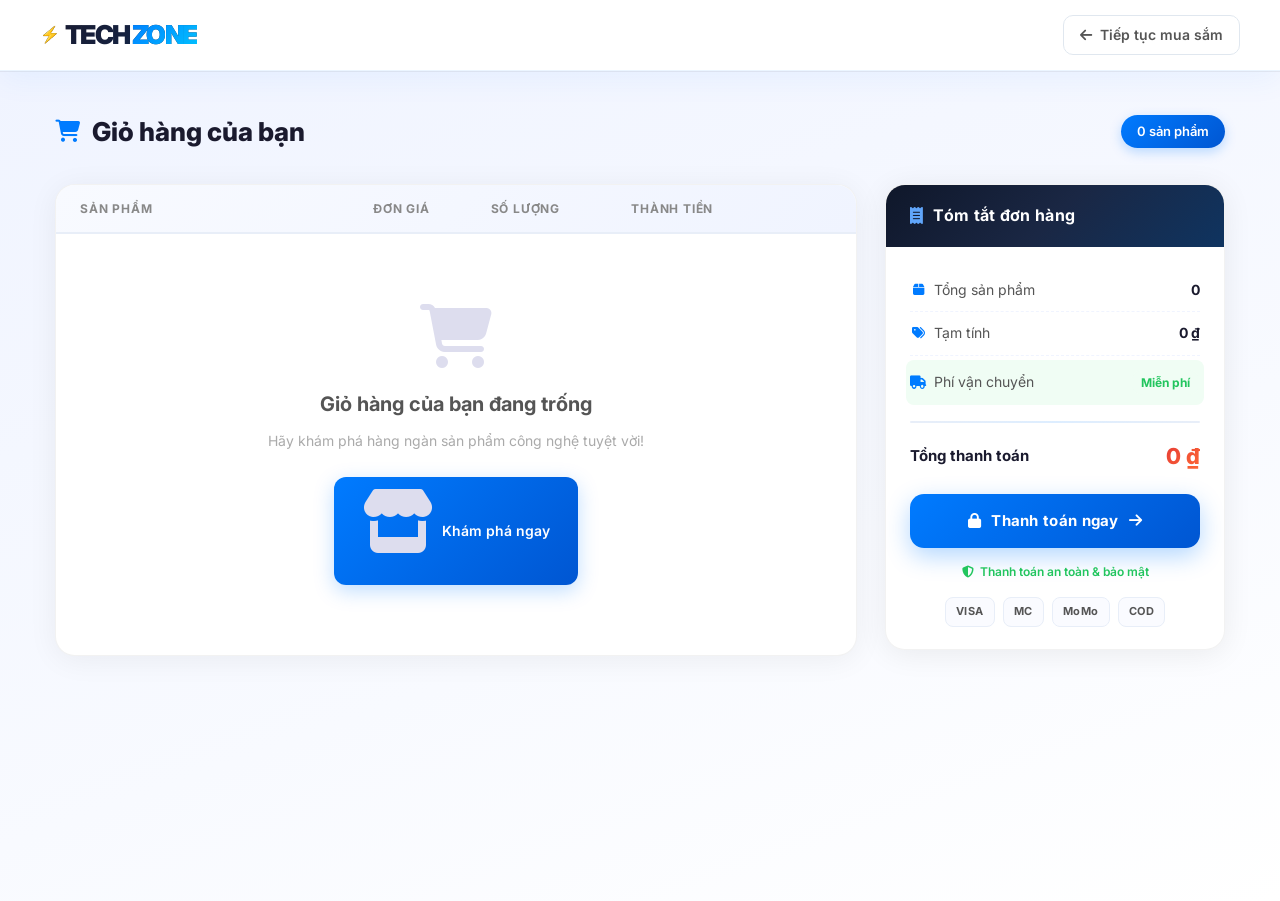
<file: cart.html>
<!DOCTYPE html>
<html lang="vi">
<head>
    <meta charset="UTF-8">
    <meta name="viewport" content="width=device-width, initial-scale=1.0">
    <title>Giỏ hàng - TECHZONE</title>
    <link rel="stylesheet" href="css/style.css">
    <link rel="stylesheet" href="css/cart.css">
    <link rel="stylesheet" href="https://cdnjs.cloudflare.com/ajax/libs/font-awesome/6.4.0/css/all.min.css">
    <link href="https://fonts.googleapis.com/css2?family=Inter:wght@300;400;500;600;700;800&display=swap" rel="stylesheet">
</head>
<body>
    <!-- Header -->
    <header class="header">
        <div class="container header-container">
            <div class="logo"><a href="index.html">TECH<span>ZONE</span></a></div>
            <a href="index.html" class="back-shopping">
                <i class="fas fa-arrow-left"></i> Tiếp tục mua sắm
            </a>
        </div>
    </header>

    <div class="cart-page-wrapper">
        <div class="container">

            <!-- Page Title -->
            <div class="cart-page-title">
                <h1><i class="fas fa-shopping-cart"></i> Giỏ hàng của bạn</h1>
                <span class="cart-item-count" id="cartCountBadge">0 sản phẩm</span>
            </div>

            <!-- Main Layout -->
            <div class="cart-layout">

                <!-- Left: Cart Items -->
                <div class="cart-items-section">
                    <!-- Table header -->
                    <div class="cart-thead">
                        <span class="col-product">Sản phẩm</span>
                        <span class="col-price">Đơn giá</span>
                        <span class="col-qty">Số lượng</span>
                        <span class="col-total">Thành tiền</span>
                        <span class="col-del"></span>
                    </div>
                    <!-- Table body -->
                    <div id="cartTableBody">
                        <!-- Injected by JS -->
                    </div>
                </div>

                <!-- Right: Summary -->
                <div class="cart-summary-panel">
                    <div class="summary-header">
                        <i class="fas fa-receipt"></i> Tóm tắt đơn hàng
                    </div>

                    <div class="summary-body">
                        <div class="summary-row">
                            <span><i class="fas fa-box"></i> Tổng sản phẩm</span>
                            <span id="cartCountSum" class="summary-val">0</span>
                        </div>
                        <div class="summary-row">
                            <span><i class="fas fa-tags"></i> Tạm tính</span>
                            <span id="cartSubtotal" class="summary-val">0 đ</span>
                        </div>
                        <div class="summary-row shipping-row">
                            <span><i class="fas fa-truck"></i> Phí vận chuyển</span>
                            <span class="summary-free">Miễn phí</span>
                        </div>

                        <div class="summary-divider"></div>

                        <div class="summary-total-row">
                            <span>Tổng thanh toán</span>
                            <span id="cartTotal" class="total-amount">0 đ</span>
                        </div>

                        <a href="checkout.html" class="btn-checkout" id="checkoutBtn">
                            <i class="fas fa-lock"></i>
                            Thanh toán ngay
                            <i class="fas fa-arrow-right"></i>
                        </a>

                        <div class="summary-secure">
                            <i class="fas fa-shield-alt"></i>
                            Thanh toán an toàn & bảo mật
                        </div>

                        <!-- Payment icons -->
                        <div class="payment-icons">
                            <span class="pay-icon">VISA</span>
                            <span class="pay-icon">MC</span>
                            <span class="pay-icon">MoMo</span>
                            <span class="pay-icon">COD</span>
                        </div>
                    </div>
                </div>
            </div>

        </div>
    </div>

    <script src="js/data.js"></script>
    <script src="js/cart.js"></script>
    <script>
        // Cập nhật badge count và subtotal đồng bộ
        const _origSaveCart = saveCart;
        const syncSummary = () => {
            const cart = getCart();
            const count = cart.reduce((s,i) => s + i.quantity, 0);
            const total = cart.reduce((s,i) => s + i.price * i.quantity, 0);
            const countEl = document.getElementById('cartCountSum');
            const subtotalEl = document.getElementById('cartSubtotal');
            const badgeEl = document.getElementById('cartCountBadge');
            if (countEl) countEl.textContent = count;
            if (subtotalEl) subtotalEl.textContent = formatPrice(total);
            if (badgeEl) badgeEl.textContent = count + ' sản phẩm';
        };
        document.addEventListener('DOMContentLoaded', syncSummary);
        // Patch renderCart to also sync
        const _origRenderCart = window.renderCart;
        document.addEventListener('DOMContentLoaded', () => {
            const tbody = document.getElementById('cartTableBody');
            if (tbody) {
                const observer = new MutationObserver(syncSummary);
                observer.observe(tbody, { childList: true, subtree: true });
            }
            syncSummary();
        });
    </script>
</body>
</html>
</file>
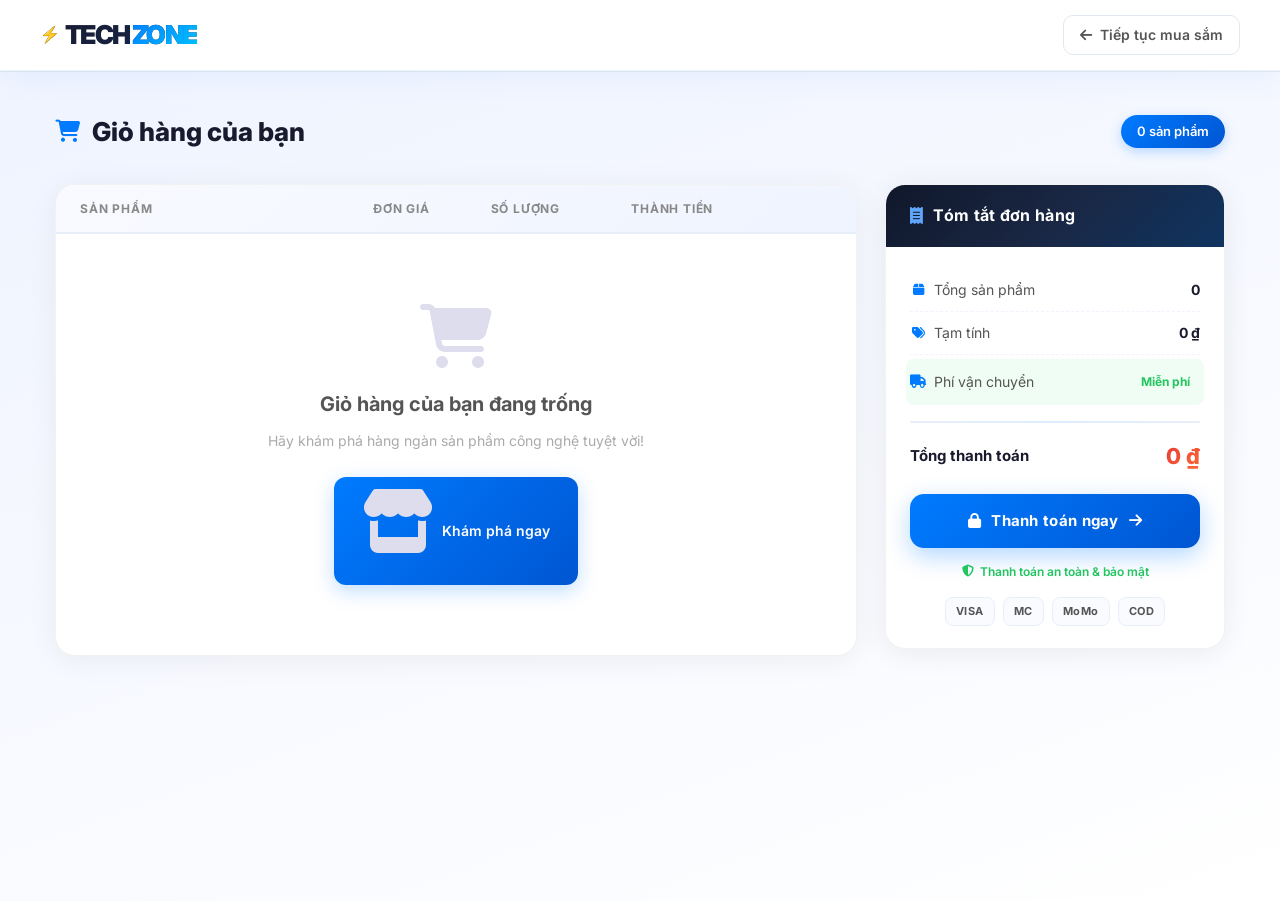
<file: checkout.html>
<!DOCTYPE html>
<html lang="vi">
<head>
    <meta charset="UTF-8">
    <meta name="viewport" content="width=device-width, initial-scale=1.0">
    <title>Thanh toán - TECHZONE</title>
    <link rel="stylesheet" href="css/style.css">
    <link rel="stylesheet" href="css/cart.css">
    <link rel="stylesheet" href="css/checkout.css">
    <link rel="stylesheet" href="https://cdnjs.cloudflare.com/ajax/libs/font-awesome/6.4.0/css/all.min.css">
    <link href="https://fonts.googleapis.com/css2?family=Inter:wght@300;400;500;600;700;800&display=swap" rel="stylesheet">
</head>
<body>
    <!-- Header -->
    <header class="header">
        <div class="container header-container">
            <div class="logo"><a href="index.html">TECH<span>ZONE</span></a></div>
            <div class="checkout-steps">
                <div class="step done"><span class="step-dot"><i class="fas fa-check"></i></span><span class="step-label">Giỏ hàng</span></div>
                <div class="step-line done"></div>
                <div class="step active"><span class="step-dot">2</span><span class="step-label">Thanh toán</span></div>
                <div class="step-line"></div>
                <div class="step"><span class="step-dot">3</span><span class="step-label">Hoàn tất</span></div>
            </div>
            <a href="cart.html" class="back-shopping">
                <i class="fas fa-arrow-left"></i> Quay lại giỏ hàng
            </a>
        </div>
    </header>

    <div class="checkout-page-wrapper">
        <div class="container">

            <!-- Page Title -->
            <div class="checkout-page-title">
                <h1><i class="fas fa-credit-card"></i> Thanh toán đơn hàng</h1>
                <p>Vui lòng điền đầy đủ thông tin để hoàn tất đặt hàng</p>
            </div>

            <div class="checkout-layout">
                <!-- LEFT: Form -->
                <div class="checkout-form-section">

                    <!-- Section: Shipping Info -->
                    <div class="form-section-title">
                        <div class="form-section-icon"><i class="fas fa-map-marker-alt"></i></div>
                        <div>
                            <h3>Thông tin giao hàng</h3>
                            <p>Chúng tôi sẽ giao hàng đến địa chỉ này</p>
                        </div>
                    </div>

                    <form id="checkoutForm">
                        <div class="form-row">
                            <div class="form-group">
                                <label for="cusName"><i class="fas fa-user"></i> Họ và tên <span class="required">*</span></label>
                                <input type="text" id="cusName" placeholder="Nguyễn Văn A">
                                <div class="error-msg" id="errName"><i class="fas fa-exclamation-circle"></i> Vui lòng nhập họ tên</div>
                            </div>
                            <div class="form-group">
                                <label for="cusPhone"><i class="fas fa-phone"></i> Số điện thoại <span class="required">*</span></label>
                                <input type="text" id="cusPhone" placeholder="0912 345 678">
                                <div class="error-msg" id="errPhone"><i class="fas fa-exclamation-circle"></i> Số điện thoại không hợp lệ</div>
                            </div>
                        </div>

                        <div class="form-group">
                            <label for="cusEmail"><i class="fas fa-envelope"></i> Email <span class="required">*</span></label>
                            <input type="email" id="cusEmail" placeholder="example@email.com">
                            <div class="error-msg" id="errEmail"><i class="fas fa-exclamation-circle"></i> Email không hợp lệ</div>
                        </div>

                        <div class="form-group">
                            <label for="cusAddress"><i class="fas fa-home"></i> Địa chỉ nhận hàng <span class="required">*</span></label>
                            <textarea id="cusAddress" rows="3" placeholder="Số nhà, đường, phường/xã, quận/huyện, tỉnh/thành phố..."></textarea>
                            <div class="error-msg" id="errAddress"><i class="fas fa-exclamation-circle"></i> Vui lòng nhập địa chỉ</div>
                        </div>

                        <!-- Section: Payment -->
                        <div class="form-section-title" style="margin-top: 32px;">
                            <div class="form-section-icon" style="background: linear-gradient(135deg,#f59e0b,#d97706)"><i class="fas fa-wallet"></i></div>
                            <div>
                                <h3>Phương thức thanh toán</h3>
                                <p>Chọn hình thức thanh toán phù hợp</p>
                            </div>
                        </div>

                        <div class="payment-methods">
                            <!-- COD -->
                            <div class="payment-option selected" id="opt-cod" onclick="selectPayment('cod')">
                                <input type="radio" name="payment" value="cod" checked style="display:none">
                                <div class="payment-option-content">
                                    <div class="payment-icon-wrap cod-icon"><i class="fas fa-truck"></i></div>
                                    <div>
                                        <div class="payment-name">Thanh toán khi nhận hàng (COD)</div>
                                        <div class="payment-desc">Trả tiền mặt khi nhận được hàng</div>
                                    </div>
                                </div>
                                <div class="payment-check"><i class="fas fa-check"></i></div>
                            </div>

                            <!-- Bank Transfer -->
                            <div class="payment-option" id="opt-bank" onclick="selectPayment('bank')">
                                <input type="radio" name="payment" value="bank" style="display:none">
                                <div class="payment-option-content">
                                    <div class="payment-icon-wrap bank-icon"><i class="fas fa-university"></i></div>
                                    <div>
                                        <div class="payment-name">Chuyển khoản ngân hàng</div>
                                        <div class="payment-desc">Chuyển khoản qua tài khoản ngân hàng</div>
                                    </div>
                                </div>
                                <div class="payment-check"><i class="fas fa-check"></i></div>
                            </div>
                            <!-- Bank Info Panel -->
                            <div class="payment-info-panel" id="bank-info">
                                <div class="bank-info-header"><i class="fas fa-university"></i> Thông tin chuyển khoản</div>
                                <div class="bank-info-grid">
                                    <div class="bank-info-row">
                                        <span class="bank-label">Ngân hàng</span>
                                        <span class="bank-value">Vietcombank (VCB)</span>
                                    </div>
                                    <div class="bank-info-row">
                                        <span class="bank-label">Số tài khoản</span>
                                        <span class="bank-value bank-account" onclick="copyText('1234567890123', this)">1234567890123 <i class="fas fa-copy"></i></span>
                                    </div>
                                    <div class="bank-info-row">
                                        <span class="bank-label">Chủ tài khoản</span>
                                        <span class="bank-value">CÔNG TY TECHZONE</span>
                                    </div>
                                    <div class="bank-info-row">
                                        <span class="bank-label">Nội dung CK</span>
                                        <span class="bank-value bank-account" id="bankContent" onclick="copyText(document.getElementById('bankContent').textContent, this)">TECHZONE [Họ tên] <i class="fas fa-copy"></i></span>
                                    </div>
                                </div>
                                <div class="bank-note"><i class="fas fa-info-circle"></i> Đơn hàng sẽ được xử lý sau khi chúng tôi nhận được thanh toán (1–2 giờ làm việc)</div>
                            </div>

                            <!-- MoMo -->
                            <div class="payment-option" id="opt-momo" onclick="selectPayment('momo')">
                                <input type="radio" name="payment" value="momo" style="display:none">
                                <div class="payment-option-content">
                                    <div class="payment-icon-wrap momo-icon"><i class="fas fa-mobile-alt"></i></div>
                                    <div>
                                        <div class="payment-name">Ví MoMo</div>
                                        <div class="payment-desc">Thanh toán qua ứng dụng MoMo</div>
                                    </div>
                                </div>
                                <div class="payment-check"><i class="fas fa-check"></i></div>
                            </div>
                            <!-- MoMo Info Panel -->
                            <div class="payment-info-panel" id="momo-info">
                                <div class="bank-info-header momo-header"><i class="fas fa-mobile-alt"></i> Thông tin thanh toán MoMo</div>
                                <div class="momo-info-layout">
                                    <div class="momo-qr-wrap">
                                        <img src="https://api.qrserver.com/v1/create-qr-code/?size=120x120&data=2=00020101021238560010A000000727012800069704220112TECHZONEVN0208QRIBFTTA5303704540850000553037045802VN5908TECHZONE6005HANOI630463DA" alt="MoMo QR" class="momo-qr">
                                        <div class="momo-qr-label">Quét QR để thanh toán</div>
                                    </div>
                                    <div class="momo-details">
                                        <div class="bank-info-row">
                                            <span class="bank-label">Số điện thoại</span>
                                            <span class="bank-value bank-account" onclick="copyText('0912345678', this)">0912 345 678 <i class="fas fa-copy"></i></span>
                                        </div>
                                        <div class="bank-info-row">
                                            <span class="bank-label">Tên tài khoản</span>
                                            <span class="bank-value">TECHZONE</span>
                                        </div>
                                        <div class="bank-info-row">
                                            <span class="bank-label">Số tiền</span>
                                            <span class="bank-value" id="momoAmount" style="color:#d63384;font-weight:800">—</span>
                                        </div>
                                    </div>
                                </div>
                                <div class="bank-note momo-note"><i class="fas fa-info-circle"></i> Mở app MoMo → Chuyển tiền → nhập SĐT hoặc quét mã QR trên</div>
                            </div>
                        </div>

                        <!-- Note -->
                        <div class="form-group" style="margin-top: 20px;">
                            <label for="cusNote"><i class="fas fa-sticky-note"></i> Ghi chú đơn hàng <span style="color:#aaa;font-weight:400">(tuỳ chọn)</span></label>
                            <textarea id="cusNote" rows="2" placeholder="Ghi chú cho người giao hàng..."></textarea>
                        </div>

                        <button type="submit" class="btn-place-order" id="placeOrderBtn">
                            <i class="fas fa-lock"></i>
                            Đặt hàng ngay
                            <span class="btn-arrow"><i class="fas fa-arrow-right"></i></span>
                        </button>

                        <div class="form-secure-note">
                            <i class="fas fa-shield-alt"></i>
                            Thông tin của bạn được mã hoá và bảo mật tuyệt đối
                        </div>
                    </form>
                </div>

                <!-- RIGHT: Order Summary -->
                <div class="checkout-summary-section">
                    <div class="co-summary-header">
                        <i class="fas fa-shopping-bag"></i>
                        Đơn hàng của bạn
                        <span class="co-item-badge" id="coItemCount">0 sp</span>
                    </div>

                    <div class="co-items" id="checkoutItems">
                        <!-- Injected by JS -->
                    </div>

                    <div class="co-divider"></div>

                    <div class="co-subtotal-row">
                        <span>Tạm tính</span>
                        <span id="coSubtotal">0 đ</span>
                    </div>
                    <div class="co-subtotal-row">
                        <span><i class="fas fa-truck" style="color:#22c55e"></i> Phí vận chuyển</span>
                        <span class="free-ship">Miễn phí</span>
                    </div>

                    <div class="co-divider"></div>

                    <div class="co-total-row">
                        <span>Tổng thanh toán</span>
                        <span id="checkoutTotal" class="co-total-amount">0 đ</span>
                    </div>

                    <div class="co-guarantee">
                        <div class="co-guarantee-item"><i class="fas fa-undo"></i> Đổi trả 30 ngày</div>
                        <div class="co-guarantee-item"><i class="fas fa-certificate"></i> Hàng chính hãng</div>
                        <div class="co-guarantee-item"><i class="fas fa-headset"></i> Hỗ trợ 24/7</div>
                    </div>
                </div>
            </div>
        </div>
    </div>

    <!-- Success Modal -->
    <div id="successModal" class="success-modal-overlay">
        <div class="success-modal-card">
            <div class="success-confetti">
                <div class="confetti-piece"></div><div class="confetti-piece"></div>
                <div class="confetti-piece"></div><div class="confetti-piece"></div>
                <div class="confetti-piece"></div><div class="confetti-piece"></div>
            </div>
            <div class="success-icon-wrap">
                <svg viewBox="0 0 52 52" class="success-svg">
                    <circle class="success-circle" cx="26" cy="26" r="25" fill="none"/>
                    <path class="success-check" fill="none" d="M14.1 27.2l7.1 7.2 16.7-16.8"/>
                </svg>
            </div>
            <h2 class="success-title">Đặt hàng thành công!</h2>
            <p class="success-subtitle">Cảm ơn bạn đã tin tưởng <strong>TECHZONE</strong>.<br>Đơn hàng đang được xử lý và sẽ sớm đến tay bạn!</p>
            <div class="success-order-id" id="successOrderId"></div>
            <div class="success-actions">
                <a href="index.html" class="success-btn-home">
                    <i class="fas fa-home"></i> Về trang chủ
                </a>
                <a href="products.html" class="success-btn-shop">
                    <i class="fas fa-shopping-bag"></i> Tiếp tục mua
                </a>
            </div>
        </div>
    </div>

    <script>
    // Chọn phương thức thanh toán
    function selectPayment(method) {
        // Cập nhật radio input
        const radio = document.querySelector(`input[name="payment"][value="${method}"]`);
        if (radio) radio.checked = true;

        // Cập nhật UI
        document.querySelectorAll('.payment-option').forEach(el => el.classList.remove('selected'));
        const opt = document.getElementById('opt-' + method);
        if (opt) opt.classList.add('selected');

        // Ẩn tất cả panels
        document.querySelectorAll('.payment-info-panel').forEach(p => {
            p.style.maxHeight = '0';
            p.style.opacity  = '0';
            p.style.marginTop = '0';
        });

        // Hiện panel tương ứng (bank/momo)
        if (method === 'bank' || method === 'momo') {
            const panel = document.getElementById(method + '-info');
            if (panel) {
                panel.style.maxHeight = '500px';
                panel.style.opacity  = '1';
                panel.style.marginTop = '8px';
            }
        }

        // Cập nhật số tiền MoMo
        if (method === 'momo') {
            const totalEl = document.getElementById('checkoutTotal');
            const momoEl  = document.getElementById('momoAmount');
            if (totalEl && momoEl) momoEl.textContent = totalEl.textContent;
        }
    }

    // Copy text vào clipboard
    function copyText(text, el) {
        navigator.clipboard.writeText(text.replace(/\s+/g, '')).then(() => {
            const orig = el.innerHTML;
            el.innerHTML = el.innerHTML.replace('fa-copy', 'fa-check') + '';
            el.style.color = '#22c55e';
            setTimeout(() => { el.innerHTML = orig; el.style.color = ''; }, 1500);
        });
    }

    // Khởi tạo
    document.addEventListener('DOMContentLoaded', () => {
        selectPayment('cod'); // mặc định COD
    });
    </script>
    <script src="js/data.js"></script>
    <script src="js/checkout.js"></script>
</body>
</html>
</file>
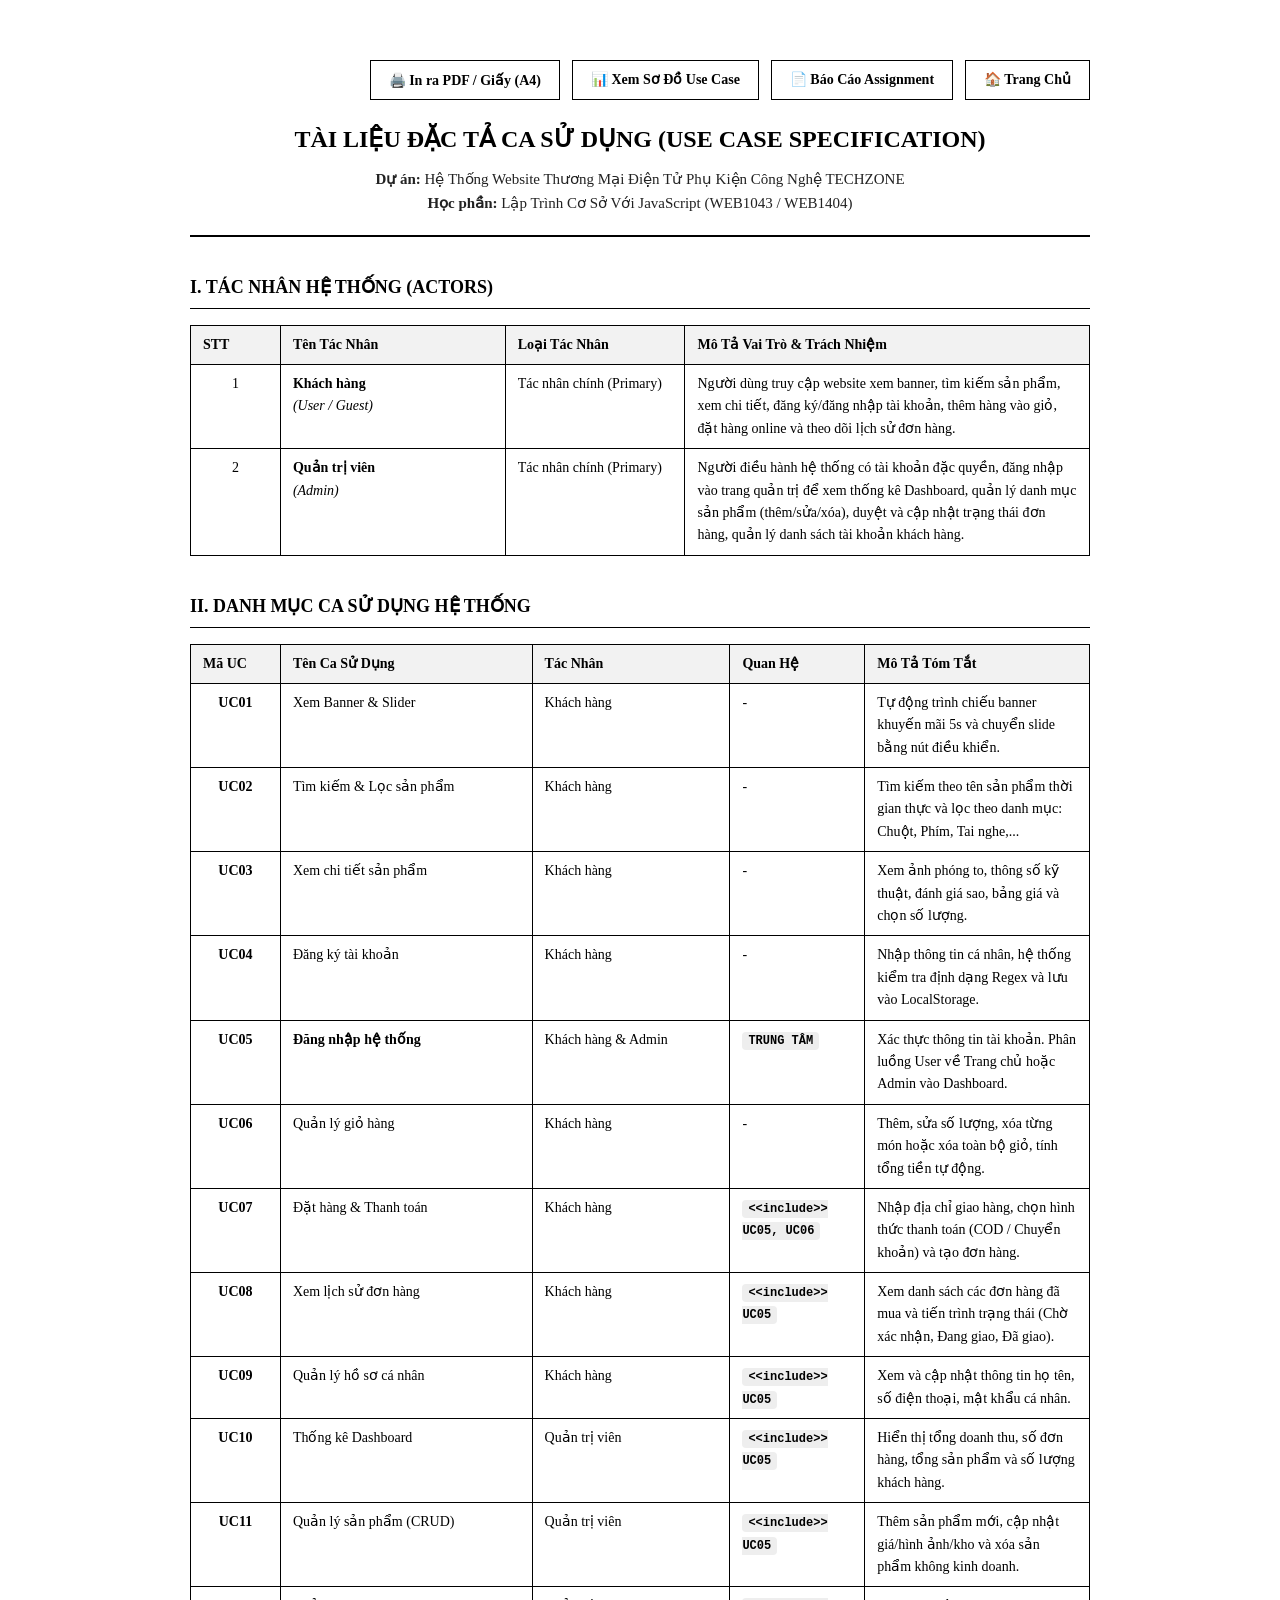
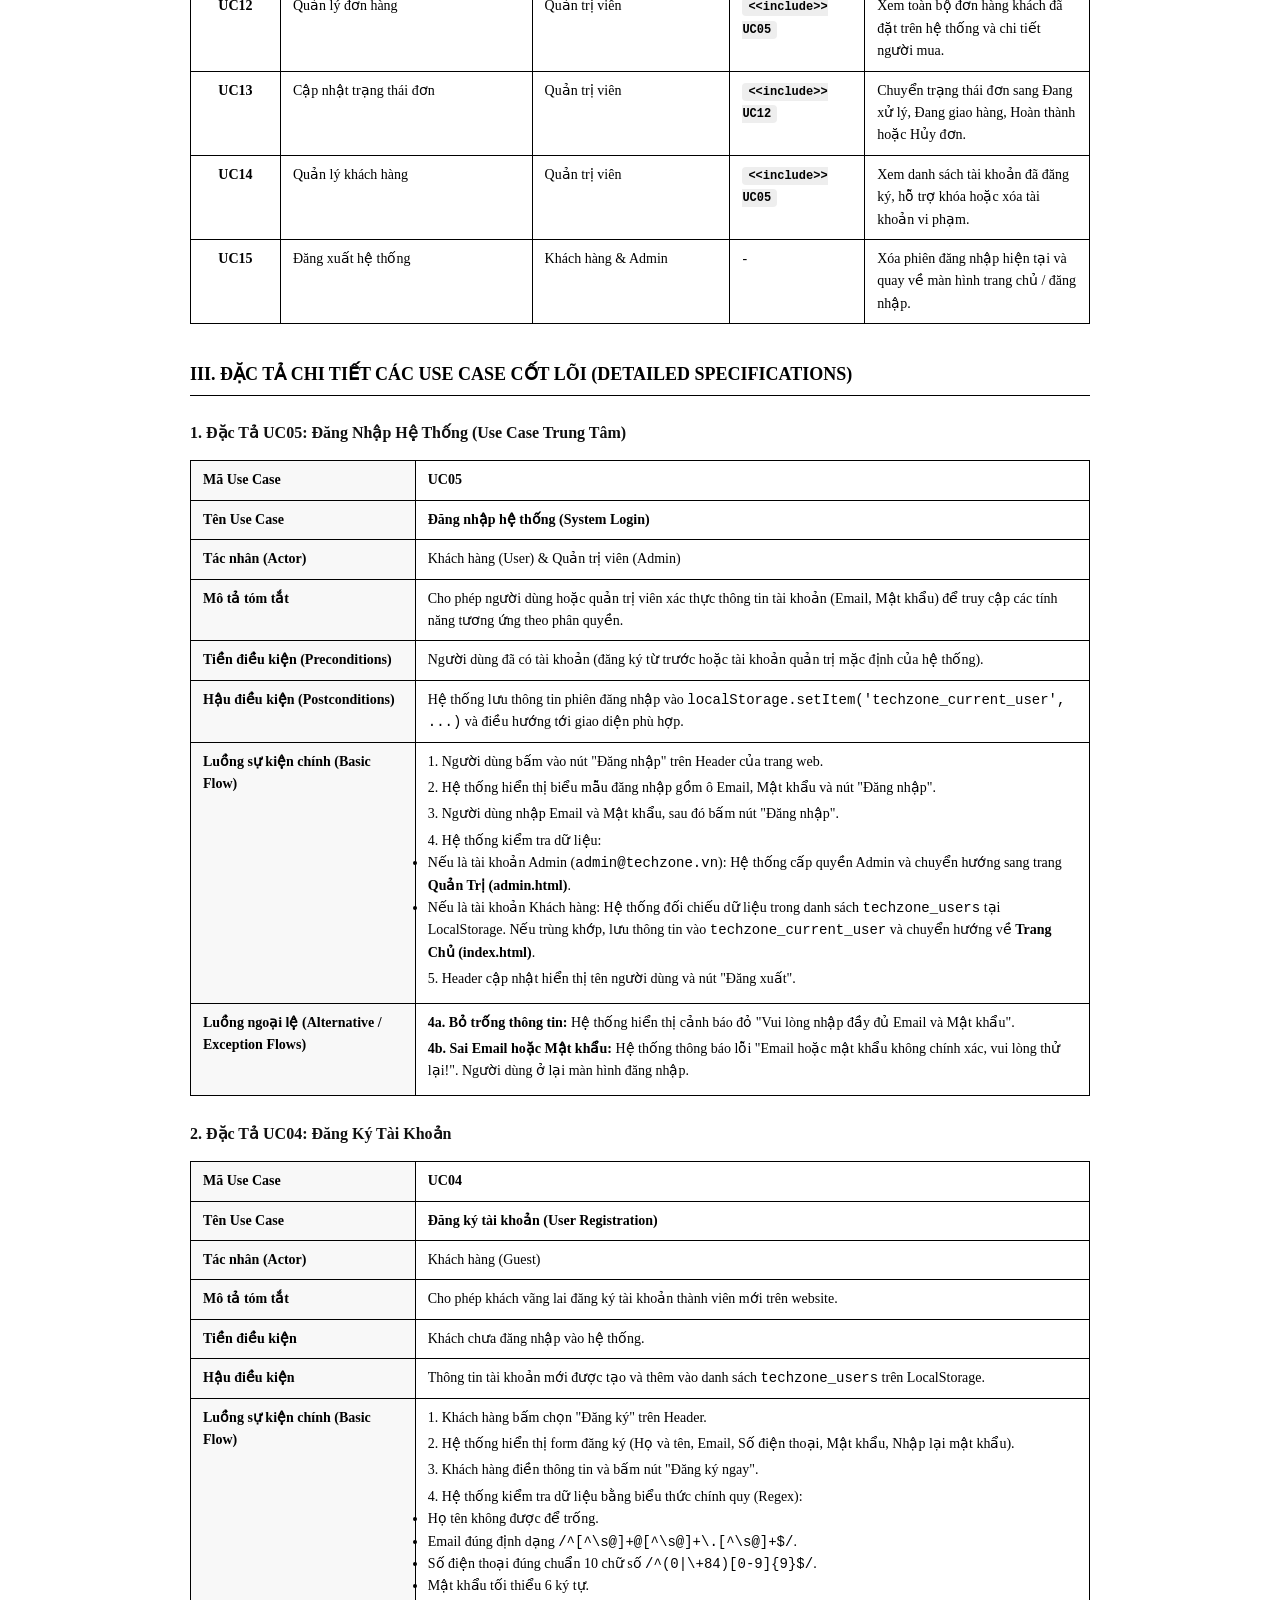
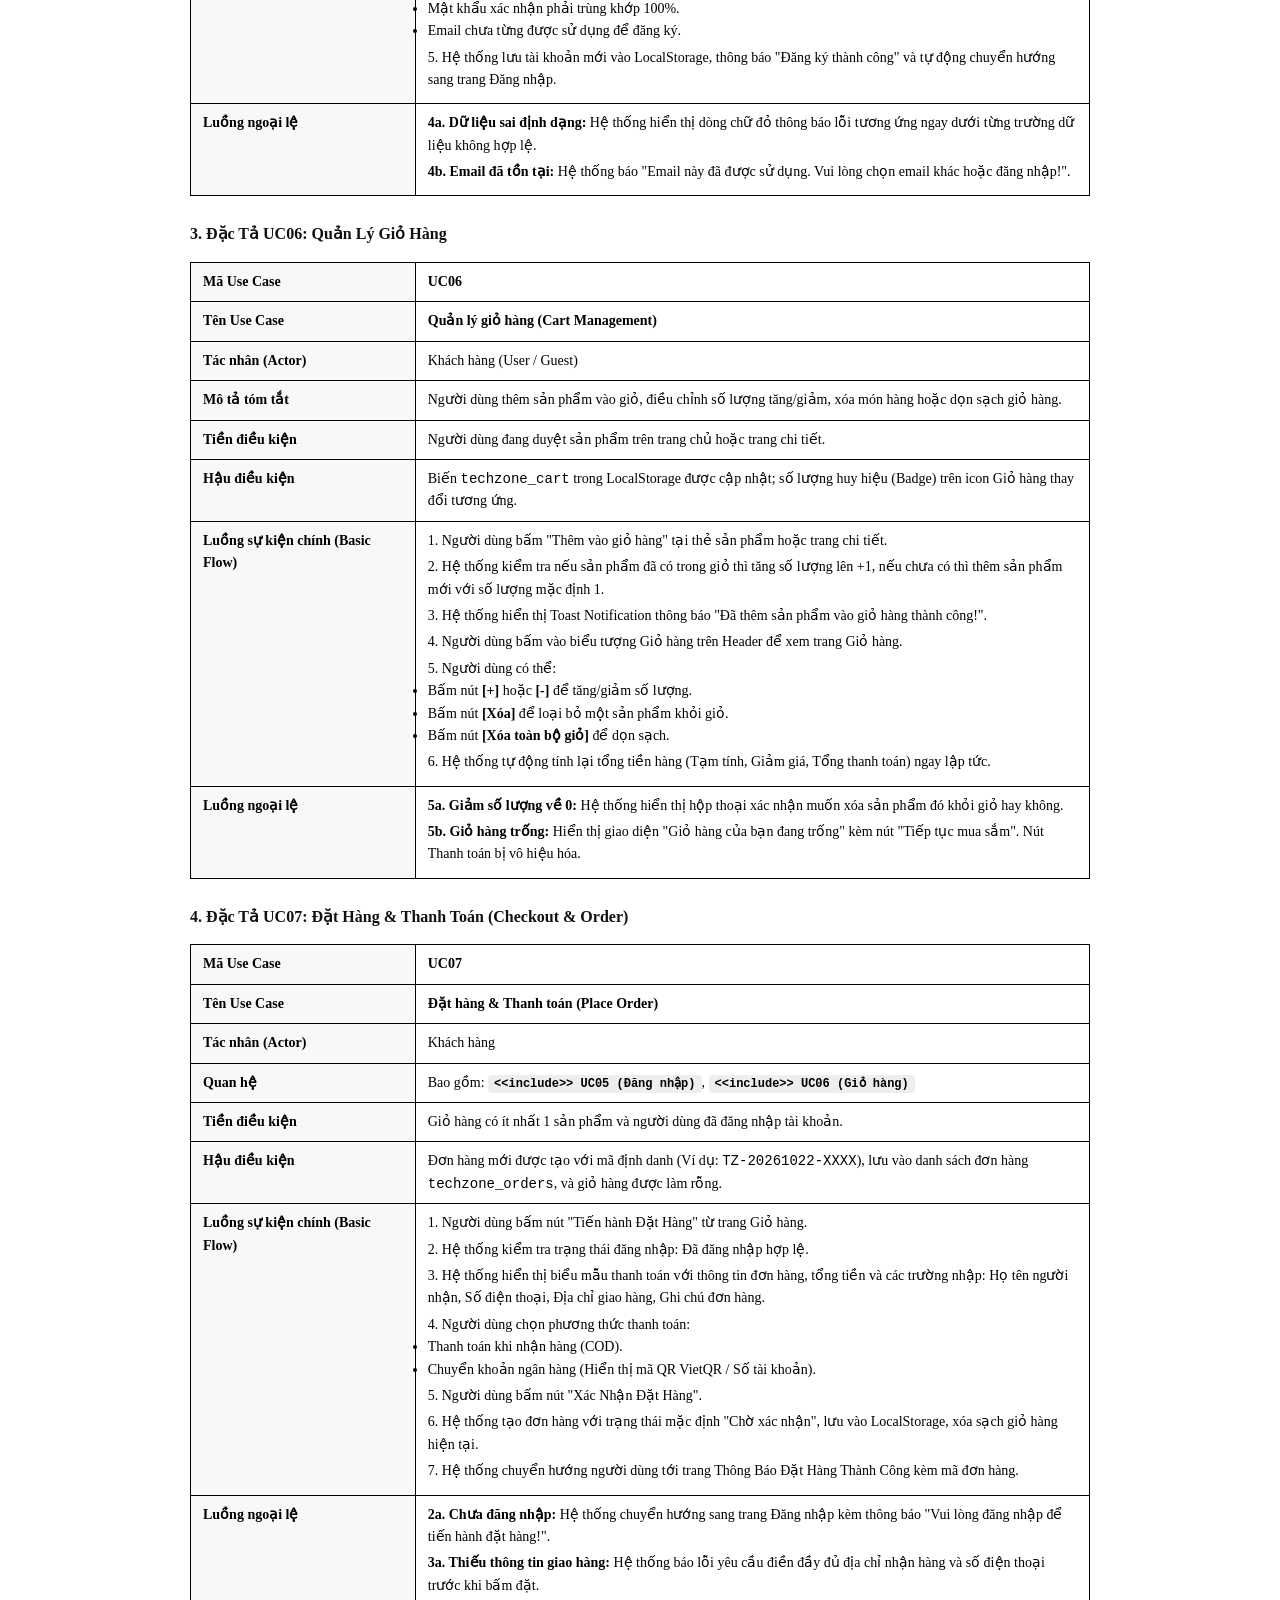
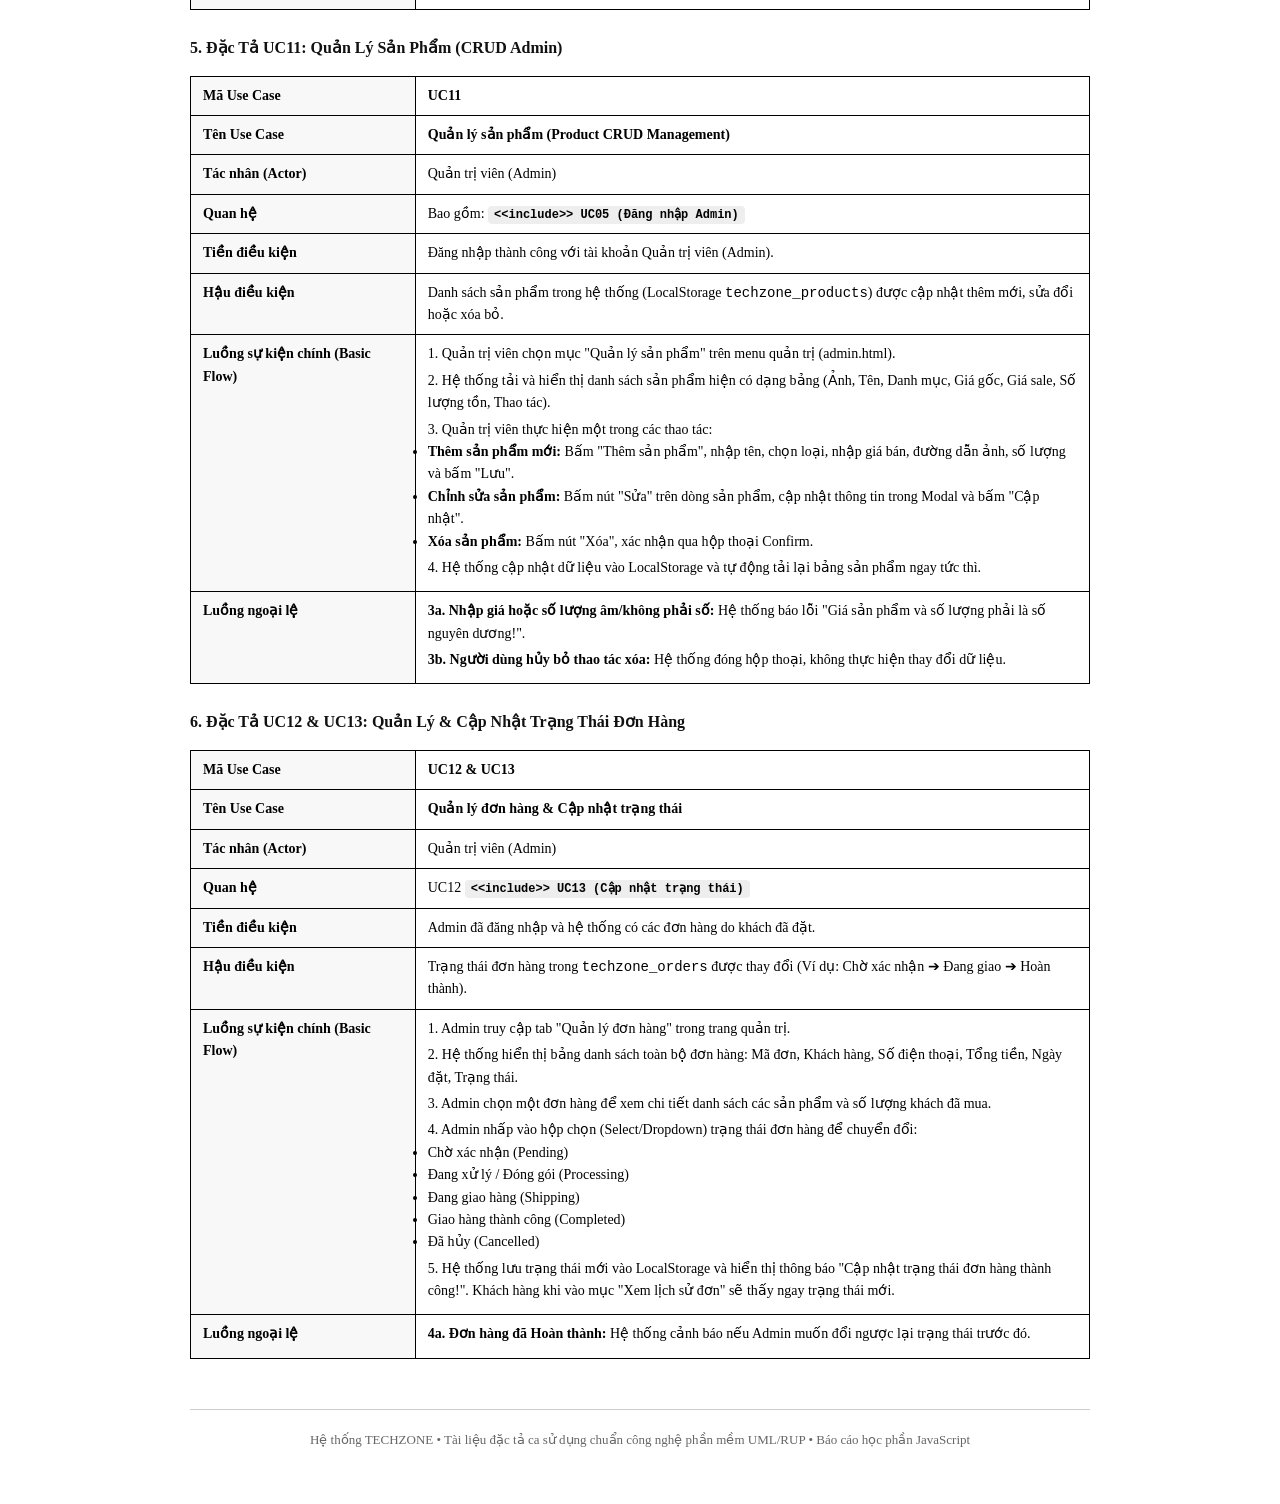
<file: Dac_Ta_Use_Case.html>
<!DOCTYPE html>
<html lang="vi">
<head>
    <meta charset="UTF-8">
    <meta name="viewport" content="width=device-width, initial-scale=1.0">
    <title>Tài Liệu Đặc Tả Use Case - Website TECHZONE</title>
    <style>
        * { box-sizing: border-box; margin: 0; padding: 0; }
        body {
            font-family: 'Times New Roman', Times, serif;
            line-height: 1.6;
            color: #000000;
            background: #ffffff;
            padding: 40px 30px;
        }
        .container {
            max-width: 900px;
            margin: auto;
        }
        .doc-header {
            text-align: center;
            border-bottom: 2px solid #000000;
            padding-bottom: 20px;
            margin-bottom: 30px;
        }
        .doc-header h1 {
            font-size: 24px;
            text-transform: uppercase;
            font-weight: bold;
            margin-bottom: 8px;
        }
        .doc-header p {
            font-size: 15px;
            color: #222222;
        }
        .actions {
            margin: 20px 0;
            display: flex;
            gap: 12px;
            justify-content: flex-end;
        }
        .btn {
            font-family: 'Times New Roman', Times, serif;
            font-size: 14px;
            font-weight: bold;
            padding: 8px 18px;
            border: 1.5px solid #000;
            background: #fff;
            color: #000;
            cursor: pointer;
            text-decoration: none;
            transition: all 0.2s;
        }
        .btn:hover {
            background: #000;
            color: #fff;
        }
        @media print {
            .actions { display: none; }
            body { padding: 0; }
        }

        h2 {
            font-size: 18px;
            text-transform: uppercase;
            border-bottom: 1.5px solid #000000;
            padding-bottom: 6px;
            margin-top: 36px;
            margin-bottom: 16px;
        }
        h3 {
            font-size: 16px;
            font-weight: bold;
            margin-top: 24px;
            margin-bottom: 10px;
            color: #111;
        }

        /* Tables */
        table {
            width: 100%;
            border-collapse: collapse;
            margin: 15px 0 25px 0;
            font-size: 14px;
        }
        th, td {
            border: 1px solid #000000;
            padding: 8px 12px;
            vertical-align: top;
        }
        th {
            background-color: #f2f2f2;
            text-align: left;
            font-weight: bold;
        }
        .table-center th, .table-center td {
            text-align: center;
        }
        .table-center td.text-left {
            text-align: left;
        }

        /* Use case detailed table */
        .uc-spec-table th {
            width: 25%;
            background-color: #f8f8f8;
            font-weight: bold;
        }
        .uc-spec-table td {
            width: 75%;
        }
        .flow-step {
            margin-bottom: 4px;
        }
        .tag-include {
            font-family: Consolas, monospace;
            background: #eee;
            padding: 2px 6px;
            border-radius: 4px;
            font-size: 12px;
            font-weight: bold;
        }
    </style>
</head>
<body>

<div class="container">
    <div class="actions">
        <button class="btn" onclick="window.print()">🖨️ In ra PDF / Giấy (A4)</button>
        <a href="use_case_diagram.html" class="btn">📊 Xem Sơ Đồ Use Case</a>
        <a href="Bao_Cao_Assignment.html" class="btn">📄 Báo Cáo Assignment</a>
        <a href="index.html" class="btn">🏠 Trang Chủ</a>
    </div>

    <div class="doc-header">
        <h1>TÀI LIỆU ĐẶC TẢ CA SỬ DỤNG (USE CASE SPECIFICATION)</h1>
        <p><strong>Dự án:</strong> Hệ Thống Website Thương Mại Điện Tử Phụ Kiện Công Nghệ TECHZONE</p>
        <p><strong>Học phần:</strong> Lập Trình Cơ Sở Với JavaScript (WEB1043 / WEB1404)</p>
    </div>

    <!-- PHẦN I: TỔNG QUAN HỆ THỐNG & ACTORS -->
    <h2>I. TÁC NHÂN HỆ THỐNG (ACTORS)</h2>
    <table>
        <thead>
            <tr>
                <th width="10%">STT</th>
                <th width="25%">Tên Tác Nhân</th>
                <th width="20%">Loại Tác Nhân</th>
                <th>Mô Tả Vai Trò &amp; Trách Nhiệm</th>
            </tr>
        </thead>
        <tbody>
            <tr>
                <td align="center">1</td>
                <td><strong>Khách hàng</strong><br><em>(User / Guest)</em></td>
                <td>Tác nhân chính (Primary)</td>
                <td>Người dùng truy cập website xem banner, tìm kiếm sản phẩm, xem chi tiết, đăng ký/đăng nhập tài khoản, thêm hàng vào giỏ, đặt hàng online và theo dõi lịch sử đơn hàng.</td>
            </tr>
            <tr>
                <td align="center">2</td>
                <td><strong>Quản trị viên</strong><br><em>(Admin)</em></td>
                <td>Tác nhân chính (Primary)</td>
                <td>Người điều hành hệ thống có tài khoản đặc quyền, đăng nhập vào trang quản trị để xem thống kê Dashboard, quản lý danh mục sản phẩm (thêm/sửa/xóa), duyệt và cập nhật trạng thái đơn hàng, quản lý danh sách tài khoản khách hàng.</td>
            </tr>
        </tbody>
    </table>

    <!-- PHẦN II: DANH MỤC TỔNG HỢP CÁC USE CASE -->
    <h2>II. DANH MỤC CA SỬ DỤNG HỆ THỐNG</h2>
    <table>
        <thead>
            <tr>
                <th width="10%">Mã UC</th>
                <th width="28%">Tên Ca Sử Dụng</th>
                <th width="22%">Tác Nhân</th>
                <th width="15%">Quan Hệ</th>
                <th>Mô Tả Tóm Tắt</th>
            </tr>
        </thead>
        <tbody>
            <tr>
                <td align="center"><strong>UC01</strong></td>
                <td>Xem Banner &amp; Slider</td>
                <td>Khách hàng</td>
                <td>-</td>
                <td>Tự động trình chiếu banner khuyến mãi 5s và chuyển slide bằng nút điều khiển.</td>
            </tr>
            <tr>
                <td align="center"><strong>UC02</strong></td>
                <td>Tìm kiếm &amp; Lọc sản phẩm</td>
                <td>Khách hàng</td>
                <td>-</td>
                <td>Tìm kiếm theo tên sản phẩm thời gian thực và lọc theo danh mục: Chuột, Phím, Tai nghe,...</td>
            </tr>
            <tr>
                <td align="center"><strong>UC03</strong></td>
                <td>Xem chi tiết sản phẩm</td>
                <td>Khách hàng</td>
                <td>-</td>
                <td>Xem ảnh phóng to, thông số kỹ thuật, đánh giá sao, bảng giá và chọn số lượng.</td>
            </tr>
            <tr>
                <td align="center"><strong>UC04</strong></td>
                <td>Đăng ký tài khoản</td>
                <td>Khách hàng</td>
                <td>-</td>
                <td>Nhập thông tin cá nhân, hệ thống kiểm tra định dạng Regex và lưu vào LocalStorage.</td>
            </tr>
            <tr>
                <td align="center"><strong>UC05</strong></td>
                <td><strong>Đăng nhập hệ thống</strong></td>
                <td>Khách hàng &amp; Admin</td>
                <td><span class="tag-include">TRUNG TÂM</span></td>
                <td>Xác thực thông tin tài khoản. Phân luồng User về Trang chủ hoặc Admin vào Dashboard.</td>
            </tr>
            <tr>
                <td align="center"><strong>UC06</strong></td>
                <td>Quản lý giỏ hàng</td>
                <td>Khách hàng</td>
                <td>-</td>
                <td>Thêm, sửa số lượng, xóa từng món hoặc xóa toàn bộ giỏ, tính tổng tiền tự động.</td>
            </tr>
            <tr>
                <td align="center"><strong>UC07</strong></td>
                <td>Đặt hàng &amp; Thanh toán</td>
                <td>Khách hàng</td>
                <td><span class="tag-include">&lt;&lt;include&gt;&gt; UC05, UC06</span></td>
                <td>Nhập địa chỉ giao hàng, chọn hình thức thanh toán (COD / Chuyển khoản) và tạo đơn hàng.</td>
            </tr>
            <tr>
                <td align="center"><strong>UC08</strong></td>
                <td>Xem lịch sử đơn hàng</td>
                <td>Khách hàng</td>
                <td><span class="tag-include">&lt;&lt;include&gt;&gt; UC05</span></td>
                <td>Xem danh sách các đơn hàng đã mua và tiến trình trạng thái (Chờ xác nhận, Đang giao, Đã giao).</td>
            </tr>
            <tr>
                <td align="center"><strong>UC09</strong></td>
                <td>Quản lý hồ sơ cá nhân</td>
                <td>Khách hàng</td>
                <td><span class="tag-include">&lt;&lt;include&gt;&gt; UC05</span></td>
                <td>Xem và cập nhật thông tin họ tên, số điện thoại, mật khẩu cá nhân.</td>
            </tr>
            <tr>
                <td align="center"><strong>UC10</strong></td>
                <td>Thống kê Dashboard</td>
                <td>Quản trị viên</td>
                <td><span class="tag-include">&lt;&lt;include&gt;&gt; UC05</span></td>
                <td>Hiển thị tổng doanh thu, số đơn hàng, tổng sản phẩm và số lượng khách hàng.</td>
            </tr>
            <tr>
                <td align="center"><strong>UC11</strong></td>
                <td>Quản lý sản phẩm (CRUD)</td>
                <td>Quản trị viên</td>
                <td><span class="tag-include">&lt;&lt;include&gt;&gt; UC05</span></td>
                <td>Thêm sản phẩm mới, cập nhật giá/hình ảnh/kho và xóa sản phẩm không kinh doanh.</td>
            </tr>
            <tr>
                <td align="center"><strong>UC12</strong></td>
                <td>Quản lý đơn hàng</td>
                <td>Quản trị viên</td>
                <td><span class="tag-include">&lt;&lt;include&gt;&gt; UC05</span></td>
                <td>Xem toàn bộ đơn hàng khách đã đặt trên hệ thống và chi tiết người mua.</td>
            </tr>
            <tr>
                <td align="center"><strong>UC13</strong></td>
                <td>Cập nhật trạng thái đơn</td>
                <td>Quản trị viên</td>
                <td><span class="tag-include">&lt;&lt;include&gt;&gt; UC12</span></td>
                <td>Chuyển trạng thái đơn sang Đang xử lý, Đang giao hàng, Hoàn thành hoặc Hủy đơn.</td>
            </tr>
            <tr>
                <td align="center"><strong>UC14</strong></td>
                <td>Quản lý khách hàng</td>
                <td>Quản trị viên</td>
                <td><span class="tag-include">&lt;&lt;include&gt;&gt; UC05</span></td>
                <td>Xem danh sách tài khoản đã đăng ký, hỗ trợ khóa hoặc xóa tài khoản vi phạm.</td>
            </tr>
            <tr>
                <td align="center"><strong>UC15</strong></td>
                <td>Đăng xuất hệ thống</td>
                <td>Khách hàng &amp; Admin</td>
                <td>-</td>
                <td>Xóa phiên đăng nhập hiện tại và quay về màn hình trang chủ / đăng nhập.</td>
            </tr>
        </tbody>
    </table>

    <!-- PHẦN III: ĐẶC TẢ CHI TIẾT CÁC USE CASE QUAN TRỌNG -->
    <h2>III. ĐẶC TẢ CHI TIẾT CÁC USE CASE CỐT LÕI (DETAILED SPECIFICATIONS)</h2>

    <!-- UC05: ĐĂNG NHẬP -->
    <h3>1. Đặc Tả UC05: Đăng Nhập Hệ Thống (Use Case Trung Tâm)</h3>
    <table class="uc-spec-table">
        <tr>
            <th>Mã Use Case</th>
            <td><strong>UC05</strong></td>
        </tr>
        <tr>
            <th>Tên Use Case</th>
            <td><strong>Đăng nhập hệ thống (System Login)</strong></td>
        </tr>
        <tr>
            <th>Tác nhân (Actor)</th>
            <td>Khách hàng (User) &amp; Quản trị viên (Admin)</td>
        </tr>
        <tr>
            <th>Mô tả tóm tắt</th>
            <td>Cho phép người dùng hoặc quản trị viên xác thực thông tin tài khoản (Email, Mật khẩu) để truy cập các tính năng tương ứng theo phân quyền.</td>
        </tr>
        <tr>
            <th>Tiền điều kiện (Preconditions)</th>
            <td>Người dùng đã có tài khoản (đăng ký từ trước hoặc tài khoản quản trị mặc định của hệ thống).</td>
        </tr>
        <tr>
            <th>Hậu điều kiện (Postconditions)</th>
            <td>Hệ thống lưu thông tin phiên đăng nhập vào <code>localStorage.setItem('techzone_current_user', ...)</code> và điều hướng tới giao diện phù hợp.</td>
        </tr>
        <tr>
            <th>Luồng sự kiện chính (Basic Flow)</th>
            <td>
                <div class="flow-step">1. Người dùng bấm vào nút "Đăng nhập" trên Header của trang web.</div>
                <div class="flow-step">2. Hệ thống hiển thị biểu mẫu đăng nhập gồm ô Email, Mật khẩu và nút "Đăng nhập".</div>
                <div class="flow-step">3. Người dùng nhập Email và Mật khẩu, sau đó bấm nút "Đăng nhập".</div>
                <div class="flow-step">4. Hệ thống kiểm tra dữ liệu:
                    <ul>
                        <li>Nếu là tài khoản Admin (<code>admin@techzone.vn</code>): Hệ thống cấp quyền Admin và chuyển hướng sang trang <strong>Quản Trị (admin.html)</strong>.</li>
                        <li>Nếu là tài khoản Khách hàng: Hệ thống đối chiếu dữ liệu trong danh sách <code>techzone_users</code> tại LocalStorage. Nếu trùng khớp, lưu thông tin vào <code>techzone_current_user</code> và chuyển hướng về <strong>Trang Chủ (index.html)</strong>.</li>
                    </ul>
                </div>
                <div class="flow-step">5. Header cập nhật hiển thị tên người dùng và nút "Đăng xuất".</div>
            </td>
        </tr>
        <tr>
            <th>Luồng ngoại lệ (Alternative / Exception Flows)</th>
            <td>
                <div class="flow-step"><strong>4a. Bỏ trống thông tin:</strong> Hệ thống hiển thị cảnh báo đỏ "Vui lòng nhập đầy đủ Email và Mật khẩu".</div>
                <div class="flow-step"><strong>4b. Sai Email hoặc Mật khẩu:</strong> Hệ thống thông báo lỗi "Email hoặc mật khẩu không chính xác, vui lòng thử lại!". Người dùng ở lại màn hình đăng nhập.</div>
            </td>
        </tr>
    </table>

    <!-- UC04: ĐĂNG KÝ -->
    <h3>2. Đặc Tả UC04: Đăng Ký Tài Khoản</h3>
    <table class="uc-spec-table">
        <tr>
            <th>Mã Use Case</th>
            <td><strong>UC04</strong></td>
        </tr>
        <tr>
            <th>Tên Use Case</th>
            <td><strong>Đăng ký tài khoản (User Registration)</strong></td>
        </tr>
        <tr>
            <th>Tác nhân (Actor)</th>
            <td>Khách hàng (Guest)</td>
        </tr>
        <tr>
            <th>Mô tả tóm tắt</th>
            <td>Cho phép khách vãng lai đăng ký tài khoản thành viên mới trên website.</td>
        </tr>
        <tr>
            <th>Tiền điều kiện</th>
            <td>Khách chưa đăng nhập vào hệ thống.</td>
        </tr>
        <tr>
            <th>Hậu điều kiện</th>
            <td>Thông tin tài khoản mới được tạo và thêm vào danh sách <code>techzone_users</code> trên LocalStorage.</td>
        </tr>
        <tr>
            <th>Luồng sự kiện chính (Basic Flow)</th>
            <td>
                <div class="flow-step">1. Khách hàng bấm chọn "Đăng ký" trên Header.</div>
                <div class="flow-step">2. Hệ thống hiển thị form đăng ký (Họ và tên, Email, Số điện thoại, Mật khẩu, Nhập lại mật khẩu).</div>
                <div class="flow-step">3. Khách hàng điền thông tin và bấm nút "Đăng ký ngay".</div>
                <div class="flow-step">4. Hệ thống kiểm tra dữ liệu bằng biểu thức chính quy (Regex):
                    <ul>
                        <li>Họ tên không được để trống.</li>
                        <li>Email đúng định dạng <code>/^[^\s@]+@[^\s@]+\.[^\s@]+$/</code>.</li>
                        <li>Số điện thoại đúng chuẩn 10 chữ số <code>/^(0|\+84)[0-9]{9}$/</code>.</li>
                        <li>Mật khẩu tối thiểu 6 ký tự.</li>
                        <li>Mật khẩu xác nhận phải trùng khớp 100%.</li>
                        <li>Email chưa từng được sử dụng để đăng ký.</li>
                    </ul>
                </div>
                <div class="flow-step">5. Hệ thống lưu tài khoản mới vào LocalStorage, thông báo "Đăng ký thành công" và tự động chuyển hướng sang trang Đăng nhập.</div>
            </td>
        </tr>
        <tr>
            <th>Luồng ngoại lệ</th>
            <td>
                <div class="flow-step"><strong>4a. Dữ liệu sai định dạng:</strong> Hệ thống hiển thị dòng chữ đỏ thông báo lỗi tương ứng ngay dưới từng trường dữ liệu không hợp lệ.</div>
                <div class="flow-step"><strong>4b. Email đã tồn tại:</strong> Hệ thống báo "Email này đã được sử dụng. Vui lòng chọn email khác hoặc đăng nhập!".</div>
            </td>
        </tr>
    </table>

    <!-- UC06: QUẢN LÝ GIỎ HÀNG -->
    <h3>3. Đặc Tả UC06: Quản Lý Giỏ Hàng</h3>
    <table class="uc-spec-table">
        <tr>
            <th>Mã Use Case</th>
            <td><strong>UC06</strong></td>
        </tr>
        <tr>
            <th>Tên Use Case</th>
            <td><strong>Quản lý giỏ hàng (Cart Management)</strong></td>
        </tr>
        <tr>
            <th>Tác nhân (Actor)</th>
            <td>Khách hàng (User / Guest)</td>
        </tr>
        <tr>
            <th>Mô tả tóm tắt</th>
            <td>Người dùng thêm sản phẩm vào giỏ, điều chỉnh số lượng tăng/giảm, xóa món hàng hoặc dọn sạch giỏ hàng.</td>
        </tr>
        <tr>
            <th>Tiền điều kiện</th>
            <td>Người dùng đang duyệt sản phẩm trên trang chủ hoặc trang chi tiết.</td>
        </tr>
        <tr>
            <th>Hậu điều kiện</th>
            <td>Biến <code>techzone_cart</code> trong LocalStorage được cập nhật; số lượng huy hiệu (Badge) trên icon Giỏ hàng thay đổi tương ứng.</td>
        </tr>
        <tr>
            <th>Luồng sự kiện chính (Basic Flow)</th>
            <td>
                <div class="flow-step">1. Người dùng bấm "Thêm vào giỏ hàng" tại thẻ sản phẩm hoặc trang chi tiết.</div>
                <div class="flow-step">2. Hệ thống kiểm tra nếu sản phẩm đã có trong giỏ thì tăng số lượng lên +1, nếu chưa có thì thêm sản phẩm mới với số lượng mặc định 1.</div>
                <div class="flow-step">3. Hệ thống hiển thị Toast Notification thông báo "Đã thêm sản phẩm vào giỏ hàng thành công!".</div>
                <div class="flow-step">4. Người dùng bấm vào biểu tượng Giỏ hàng trên Header để xem trang Giỏ hàng.</div>
                <div class="flow-step">5. Người dùng có thể:
                    <ul>
                        <li>Bấm nút <strong>[+]</strong> hoặc <strong>[-]</strong> để tăng/giảm số lượng.</li>
                        <li>Bấm nút <strong>[Xóa]</strong> để loại bỏ một sản phẩm khỏi giỏ.</li>
                        <li>Bấm nút <strong>[Xóa toàn bộ giỏ]</strong> để dọn sạch.</li>
                    </ul>
                </div>
                <div class="flow-step">6. Hệ thống tự động tính lại tổng tiền hàng (Tạm tính, Giảm giá, Tổng thanh toán) ngay lập tức.</div>
            </td>
        </tr>
        <tr>
            <th>Luồng ngoại lệ</th>
            <td>
                <div class="flow-step"><strong>5a. Giảm số lượng về 0:</strong> Hệ thống hiển thị hộp thoại xác nhận muốn xóa sản phẩm đó khỏi giỏ hay không.</div>
                <div class="flow-step"><strong>5b. Giỏ hàng trống:</strong> Hiển thị giao diện "Giỏ hàng của bạn đang trống" kèm nút "Tiếp tục mua sắm". Nút Thanh toán bị vô hiệu hóa.</div>
            </td>
        </tr>
    </table>

    <!-- UC07: ĐẶT HÀNG & THANH TOÁN -->
    <h3>4. Đặc Tả UC07: Đặt Hàng &amp; Thanh Toán (Checkout &amp; Order)</h3>
    <table class="uc-spec-table">
        <tr>
            <th>Mã Use Case</th>
            <td><strong>UC07</strong></td>
        </tr>
        <tr>
            <th>Tên Use Case</th>
            <td><strong>Đặt hàng &amp; Thanh toán (Place Order)</strong></td>
        </tr>
        <tr>
            <th>Tác nhân (Actor)</th>
            <td>Khách hàng</td>
        </tr>
        <tr>
            <th>Quan hệ</th>
            <td>Bao gồm: <span class="tag-include">&lt;&lt;include&gt;&gt; UC05 (Đăng nhập)</span>, <span class="tag-include">&lt;&lt;include&gt;&gt; UC06 (Giỏ hàng)</span></td>
        </tr>
        <tr>
            <th>Tiền điều kiện</th>
            <td>Giỏ hàng có ít nhất 1 sản phẩm và người dùng đã đăng nhập tài khoản.</td>
        </tr>
        <tr>
            <th>Hậu điều kiện</th>
            <td>Đơn hàng mới được tạo với mã định danh (Ví dụ: <code>TZ-20261022-XXXX</code>), lưu vào danh sách đơn hàng <code>techzone_orders</code>, và giỏ hàng được làm rỗng.</td>
        </tr>
        <tr>
            <th>Luồng sự kiện chính (Basic Flow)</th>
            <td>
                <div class="flow-step">1. Người dùng bấm nút "Tiến hành Đặt Hàng" từ trang Giỏ hàng.</div>
                <div class="flow-step">2. Hệ thống kiểm tra trạng thái đăng nhập: Đã đăng nhập hợp lệ.</div>
                <div class="flow-step">3. Hệ thống hiển thị biểu mẫu thanh toán với thông tin đơn hàng, tổng tiền và các trường nhập: Họ tên người nhận, Số điện thoại, Địa chỉ giao hàng, Ghi chú đơn hàng.</div>
                <div class="flow-step">4. Người dùng chọn phương thức thanh toán:
                    <ul>
                        <li>Thanh toán khi nhận hàng (COD).</li>
                        <li>Chuyển khoản ngân hàng (Hiển thị mã QR VietQR / Số tài khoản).</li>
                    </ul>
                </div>
                <div class="flow-step">5. Người dùng bấm nút "Xác Nhận Đặt Hàng".</div>
                <div class="flow-step">6. Hệ thống tạo đơn hàng với trạng thái mặc định "Chờ xác nhận", lưu vào LocalStorage, xóa sạch giỏ hàng hiện tại.</div>
                <div class="flow-step">7. Hệ thống chuyển hướng người dùng tới trang Thông Báo Đặt Hàng Thành Công kèm mã đơn hàng.</div>
            </td>
        </tr>
        <tr>
            <th>Luồng ngoại lệ</th>
            <td>
                <div class="flow-step"><strong>2a. Chưa đăng nhập:</strong> Hệ thống chuyển hướng sang trang Đăng nhập kèm thông báo "Vui lòng đăng nhập để tiến hành đặt hàng!".</div>
                <div class="flow-step"><strong>3a. Thiếu thông tin giao hàng:</strong> Hệ thống báo lỗi yêu cầu điền đầy đủ địa chỉ nhận hàng và số điện thoại trước khi bấm đặt.</div>
            </td>
        </tr>
    </table>

    <!-- UC11: QUẢN LÝ SẢN PHẨM ADMIN -->
    <h3>5. Đặc Tả UC11: Quản Lý Sản Phẩm (CRUD Admin)</h3>
    <table class="uc-spec-table">
        <tr>
            <th>Mã Use Case</th>
            <td><strong>UC11</strong></td>
        </tr>
        <tr>
            <th>Tên Use Case</th>
            <td><strong>Quản lý sản phẩm (Product CRUD Management)</strong></td>
        </tr>
        <tr>
            <th>Tác nhân (Actor)</th>
            <td>Quản trị viên (Admin)</td>
        </tr>
        <tr>
            <th>Quan hệ</th>
            <td>Bao gồm: <span class="tag-include">&lt;&lt;include&gt;&gt; UC05 (Đăng nhập Admin)</span></td>
        </tr>
        <tr>
            <th>Tiền điều kiện</th>
            <td>Đăng nhập thành công với tài khoản Quản trị viên (Admin).</td>
        </tr>
        <tr>
            <th>Hậu điều kiện</th>
            <td>Danh sách sản phẩm trong hệ thống (LocalStorage <code>techzone_products</code>) được cập nhật thêm mới, sửa đổi hoặc xóa bỏ.</td>
        </tr>
        <tr>
            <th>Luồng sự kiện chính (Basic Flow)</th>
            <td>
                <div class="flow-step">1. Quản trị viên chọn mục "Quản lý sản phẩm" trên menu quản trị (admin.html).</div>
                <div class="flow-step">2. Hệ thống tải và hiển thị danh sách sản phẩm hiện có dạng bảng (Ảnh, Tên, Danh mục, Giá gốc, Giá sale, Số lượng tồn, Thao tác).</div>
                <div class="flow-step">3. Quản trị viên thực hiện một trong các thao tác:
                    <ul>
                        <li><strong>Thêm sản phẩm mới:</strong> Bấm "Thêm sản phẩm", nhập tên, chọn loại, nhập giá bán, đường dẫn ảnh, số lượng và bấm "Lưu".</li>
                        <li><strong>Chỉnh sửa sản phẩm:</strong> Bấm nút "Sửa" trên dòng sản phẩm, cập nhật thông tin trong Modal và bấm "Cập nhật".</li>
                        <li><strong>Xóa sản phẩm:</strong> Bấm nút "Xóa", xác nhận qua hộp thoại Confirm.</li>
                    </ul>
                </div>
                <div class="flow-step">4. Hệ thống cập nhật dữ liệu vào LocalStorage và tự động tải lại bảng sản phẩm ngay tức thì.</div>
            </td>
        </tr>
        <tr>
            <th>Luồng ngoại lệ</th>
            <td>
                <div class="flow-step"><strong>3a. Nhập giá hoặc số lượng âm/không phải số:</strong> Hệ thống báo lỗi "Giá sản phẩm và số lượng phải là số nguyên dương!".</div>
                <div class="flow-step"><strong>3b. Người dùng hủy bỏ thao tác xóa:</strong> Hệ thống đóng hộp thoại, không thực hiện thay đổi dữ liệu.</div>
            </td>
        </tr>
    </table>

    <!-- UC12 & UC13: QUẢN LÝ ĐƠN HÀNG ADMIN -->
    <h3>6. Đặc Tả UC12 &amp; UC13: Quản Lý &amp; Cập Nhật Trạng Thái Đơn Hàng</h3>
    <table class="uc-spec-table">
        <tr>
            <th>Mã Use Case</th>
            <td><strong>UC12 &amp; UC13</strong></td>
        </tr>
        <tr>
            <th>Tên Use Case</th>
            <td><strong>Quản lý đơn hàng &amp; Cập nhật trạng thái</strong></td>
        </tr>
        <tr>
            <th>Tác nhân (Actor)</th>
            <td>Quản trị viên (Admin)</td>
        </tr>
        <tr>
            <th>Quan hệ</th>
            <td>UC12 <span class="tag-include">&lt;&lt;include&gt;&gt; UC13 (Cập nhật trạng thái)</span></td>
        </tr>
        <tr>
            <th>Tiền điều kiện</th>
            <td>Admin đã đăng nhập và hệ thống có các đơn hàng do khách đã đặt.</td>
        </tr>
        <tr>
            <th>Hậu điều kiện</th>
            <td>Trạng thái đơn hàng trong <code>techzone_orders</code> được thay đổi (Ví dụ: Chờ xác nhận ➔ Đang giao ➔ Hoàn thành).</td>
        </tr>
        <tr>
            <th>Luồng sự kiện chính (Basic Flow)</th>
            <td>
                <div class="flow-step">1. Admin truy cập tab "Quản lý đơn hàng" trong trang quản trị.</div>
                <div class="flow-step">2. Hệ thống hiển thị bảng danh sách toàn bộ đơn hàng: Mã đơn, Khách hàng, Số điện thoại, Tổng tiền, Ngày đặt, Trạng thái.</div>
                <div class="flow-step">3. Admin chọn một đơn hàng để xem chi tiết danh sách các sản phẩm và số lượng khách đã mua.</div>
                <div class="flow-step">4. Admin nhấp vào hộp chọn (Select/Dropdown) trạng thái đơn hàng để chuyển đổi:
                    <ul>
                        <li>Chờ xác nhận (Pending)</li>
                        <li>Đang xử lý / Đóng gói (Processing)</li>
                        <li>Đang giao hàng (Shipping)</li>
                        <li>Giao hàng thành công (Completed)</li>
                        <li>Đã hủy (Cancelled)</li>
                    </ul>
                </div>
                <div class="flow-step">5. Hệ thống lưu trạng thái mới vào LocalStorage và hiển thị thông báo "Cập nhật trạng thái đơn hàng thành công!". Khách hàng khi vào mục "Xem lịch sử đơn" sẽ thấy ngay trạng thái mới.</div>
            </td>
        </tr>
        <tr>
            <th>Luồng ngoại lệ</th>
            <td>
                <div class="flow-step"><strong>4a. Đơn hàng đã Hoàn thành:</strong> Hệ thống cảnh báo nếu Admin muốn đổi ngược lại trạng thái trước đó.</div>
            </td>
        </tr>
    </table>

    <div style="margin-top: 50px; text-align: center; border-top: 1px solid #ccc; padding-top: 20px; font-size: 13px; color: #666;">
        Hệ thống TECHZONE &bull; Tài liệu đặc tả ca sử dụng chuẩn công nghệ phần mềm UML/RUP &bull; Báo cáo học phần JavaScript
    </div>
</div>

</body>
</html>
</file>
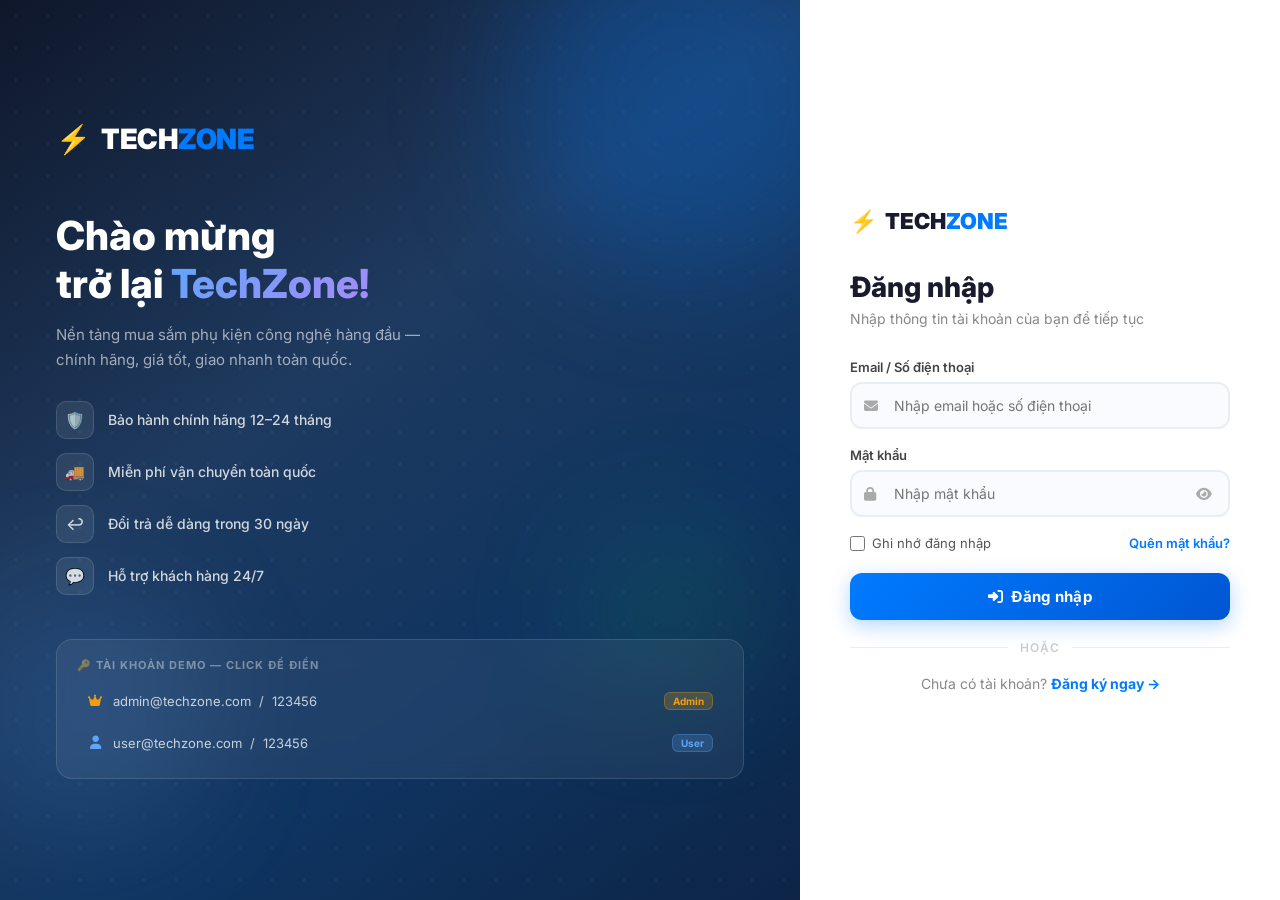
<file: login.html>
<!DOCTYPE html>
<html lang="vi">
<head>
    <meta charset="UTF-8">
    <meta name="viewport" content="width=device-width, initial-scale=1.0">
    <title>Đăng nhập - TECHZONE</title>
    <link rel="stylesheet" href="https://cdnjs.cloudflare.com/ajax/libs/font-awesome/6.4.0/css/all.min.css">
    <link href="https://fonts.googleapis.com/css2?family=Inter:wght@300;400;500;600;700;800;900&display=swap" rel="stylesheet">
    <style>
        *, *::before, *::after { box-sizing: border-box; margin: 0; padding: 0; }

        body {
            font-family: 'Inter', sans-serif;
            min-height: 100vh;
            display: flex;
            background: #0f172a;
        }

        /* ===== LEFT PANEL ===== */
        .auth-left {
            flex: 1;
            background: linear-gradient(145deg, #0f172a 0%, #1e3a5f 40%, #0f3460 70%, #007bff22 100%);
            position: relative;
            display: flex;
            flex-direction: column;
            justify-content: center;
            padding: 60px 56px;
            overflow: hidden;
        }

        /* Animated orbs */
        .orb {
            position: absolute;
            border-radius: 50%;
            filter: blur(60px);
            animation: float 8s ease-in-out infinite;
            pointer-events: none;
        }
        .orb-1 { width: 350px; height: 350px; background: rgba(0,123,255,0.25); top: -80px; right: -60px; animation-delay: 0s; }
        .orb-2 { width: 250px; height: 250px; background: rgba(96,165,250,0.15); bottom: 60px; left: -40px; animation-delay: 3s; }
        .orb-3 { width: 180px; height: 180px; background: rgba(34,197,94,0.12); bottom: 200px; right: 40px; animation-delay: 5s; }
        @keyframes float {
            0%, 100% { transform: translate(0, 0) scale(1); }
            33% { transform: translate(15px, -20px) scale(1.05); }
            66% { transform: translate(-10px, 10px) scale(0.97); }
        }

        /* Grid dots */
        .auth-left::before {
            content: '';
            position: absolute;
            inset: 0;
            background-image: radial-gradient(circle, rgba(255,255,255,0.06) 1px, transparent 1px);
            background-size: 32px 32px;
            pointer-events: none;
        }

        .left-brand {
            display: flex;
            align-items: center;
            gap: 10px;
            margin-bottom: 56px;
            position: relative;
            z-index: 1;
        }
        .left-brand .bolt { font-size: 28px; color: #f59e0b; }
        .left-brand .brand-text {
            font-size: 28px;
            font-weight: 900;
            letter-spacing: -0.5px;
        }
        .left-brand .brand-text span { color: #007bff; }
        .left-brand .brand-text em { color: #fff; font-style: normal; }

        .left-headline {
            position: relative;
            z-index: 1;
            margin-bottom: 28px;
        }
        .left-headline h1 {
            font-size: 40px;
            font-weight: 800;
            color: #fff;
            line-height: 1.2;
            margin-bottom: 14px;
        }
        .left-headline h1 .accent {
            background: linear-gradient(135deg, #60a5fa, #a78bfa);
            -webkit-background-clip: text;
            -webkit-text-fill-color: transparent;
            background-clip: text;
        }
        .left-headline p { color: rgba(255,255,255,0.6); font-size: 15px; line-height: 1.7; max-width: 380px; }

        .left-features {
            display: flex;
            flex-direction: column;
            gap: 14px;
            margin-bottom: 44px;
            position: relative;
            z-index: 1;
        }
        .feature-item {
            display: flex;
            align-items: center;
            gap: 14px;
            color: rgba(255,255,255,0.8);
            font-size: 14px;
            font-weight: 500;
        }
        .feature-icon {
            width: 38px; height: 38px;
            border-radius: 10px;
            background: rgba(255,255,255,0.08);
            border: 1px solid rgba(255,255,255,0.12);
            display: flex; align-items: center; justify-content: center;
            font-size: 16px;
            flex-shrink: 0;
        }

        /* Demo account card */
        .demo-card {
            position: relative;
            z-index: 1;
            background: rgba(255,255,255,0.06);
            border: 1px solid rgba(255,255,255,0.12);
            border-radius: 16px;
            padding: 18px 20px;
            backdrop-filter: blur(10px);
        }
        .demo-card-title {
            font-size: 11px;
            font-weight: 700;
            color: rgba(255,255,255,0.4);
            text-transform: uppercase;
            letter-spacing: 1px;
            margin-bottom: 12px;
        }
        .demo-accounts { display: flex; flex-direction: column; gap: 8px; }
        .demo-acc {
            display: flex;
            align-items: center;
            gap: 10px;
            font-size: 13px;
            color: rgba(255,255,255,0.75);
            cursor: pointer;
            padding: 8px 10px;
            border-radius: 8px;
            transition: background 0.2s;
        }
        .demo-acc:hover { background: rgba(255,255,255,0.08); }
        .demo-acc-role {
            padding: 2px 8px;
            border-radius: 6px;
            font-size: 10px;
            font-weight: 700;
            margin-left: auto;
        }
        .role-admin { background: rgba(245,158,11,0.2); color: #f59e0b; border: 1px solid rgba(245,158,11,0.3); }
        .role-user  { background: rgba(96,165,250,0.2); color: #60a5fa; border: 1px solid rgba(96,165,250,0.3); }
        .demo-acc i { width: 16px; text-align: center; }

        /* ===== RIGHT PANEL ===== */
        .auth-right {
            width: 480px;
            background: #fff;
            display: flex;
            align-items: center;
            justify-content: center;
            padding: 48px 48px;
        }

        .auth-form-wrap { width: 100%; max-width: 380px; }

        .form-logo {
            display: flex;
            align-items: center;
            gap: 8px;
            margin-bottom: 36px;
        }
        .form-logo .bolt { font-size: 22px; color: #f59e0b; }
        .form-logo span { font-size: 22px; font-weight: 900; }
        .form-logo span em { color: #007bff; font-style: normal; }

        .form-title { font-size: 28px; font-weight: 800; color: #1a1a2e; margin-bottom: 6px; }
        .form-subtitle { font-size: 14px; color: #888; margin-bottom: 32px; }

        /* Input groups */
        .inp-group { margin-bottom: 18px; position: relative; }
        .inp-label {
            display: block;
            font-size: 13px;
            font-weight: 600;
            color: #444;
            margin-bottom: 7px;
        }
        .inp-wrap { position: relative; }
        .inp-icon {
            position: absolute;
            left: 14px;
            top: 50%;
            transform: translateY(-50%);
            color: #aaa;
            font-size: 14px;
            pointer-events: none;
            transition: color 0.2s;
        }
        .inp-wrap input {
            width: 100%;
            padding: 13px 44px 13px 42px;
            border: 2px solid #e8eef8;
            border-radius: 12px;
            font-family: 'Inter', sans-serif;
            font-size: 14px;
            color: #333;
            background: #fafbff;
            transition: all 0.25s ease;
            outline: none;
        }
        .inp-wrap input:focus {
            border-color: #007bff;
            background: #fff;
            box-shadow: 0 0 0 4px rgba(0,123,255,0.08);
        }
        .inp-wrap input:focus + .inp-icon-left { display: none; }
        .inp-wrap:focus-within .inp-icon { color: #007bff; }

        /* Password toggle */
        .inp-toggle {
            position: absolute;
            right: 14px;
            top: 50%;
            transform: translateY(-50%);
            cursor: pointer;
            color: #aaa;
            font-size: 14px;
            transition: color 0.2s;
            background: none;
            border: none;
            padding: 4px;
        }
        .inp-toggle:hover { color: #007bff; }

        /* Error messages */
        .err-msg {
            display: none;
            align-items: center;
            gap: 5px;
            font-size: 12px;
            color: #e53935;
            margin-top: 5px;
            font-weight: 500;
        }
        .err-msg i { font-size: 11px; }
        .err-global {
            display: none;
            align-items: center;
            gap: 8px;
            background: #fff5f5;
            border: 1px solid #fca5a5;
            border-radius: 10px;
            padding: 10px 14px;
            font-size: 13px;
            color: #e53935;
            font-weight: 600;
            margin-bottom: 16px;
        }

        /* Remember + Forgot */
        .form-row-opt {
            display: flex;
            justify-content: space-between;
            align-items: center;
            margin-bottom: 22px;
            font-size: 13px;
        }
        .remember-wrap { display: flex; align-items: center; gap: 7px; cursor: pointer; color: #555; }
        .remember-wrap input { accent-color: #007bff; width: 15px; height: 15px; }
        .forgot-link { color: #007bff; font-weight: 600; text-decoration: none; }
        .forgot-link:hover { text-decoration: underline; }

        /* Submit button */
        .btn-login {
            width: 100%;
            padding: 14px;
            background: linear-gradient(135deg, #007bff, #0056d2);
            color: #fff;
            border: none;
            border-radius: 12px;
            font-family: 'Inter', sans-serif;
            font-size: 15px;
            font-weight: 700;
            cursor: pointer;
            transition: all 0.3s ease;
            box-shadow: 0 6px 20px rgba(0,123,255,0.3);
            display: flex;
            align-items: center;
            justify-content: center;
            gap: 8px;
            position: relative;
            overflow: hidden;
            letter-spacing: 0.3px;
        }
        .btn-login::before {
            content: '';
            position: absolute;
            top: 0; left: -100%; width: 100%; height: 100%;
            background: linear-gradient(90deg, transparent, rgba(255,255,255,0.15), transparent);
            transition: left 0.5s;
        }
        .btn-login:hover::before { left: 100%; }
        .btn-login:hover { transform: translateY(-2px); box-shadow: 0 10px 28px rgba(0,123,255,0.4); }
        .btn-login:active { transform: translateY(0); }

        /* Divider */
        .auth-divider {
            display: flex;
            align-items: center;
            gap: 12px;
            margin: 20px 0;
            color: #ccc;
            font-size: 12px;
            font-weight: 600;
            text-transform: uppercase;
            letter-spacing: 1px;
        }
        .auth-divider::before, .auth-divider::after {
            content: '';
            flex: 1;
            height: 1px;
            background: #e8eef8;
        }

        /* Register link */
        .register-link-wrap {
            text-align: center;
            font-size: 14px;
            color: #888;
            margin-top: 4px;
        }
        .register-link-wrap a {
            color: #007bff;
            font-weight: 700;
            text-decoration: none;
        }
        .register-link-wrap a:hover { text-decoration: underline; }

        /* Animated input on error */
        @keyframes shake {
            0%, 100% { transform: translateX(0); }
            20%, 60% { transform: translateX(-6px); }
            40%, 80% { transform: translateX(6px); }
        }
        .input-error { animation: shake 0.4s ease; border-color: #e53935 !important; }

        /* Loading state */
        .btn-login.loading { pointer-events: none; opacity: 0.85; }
    </style>
</head>
<body>

    <!-- Left panel -->
    <div class="auth-left">
        <div class="orb orb-1"></div>
        <div class="orb orb-2"></div>
        <div class="orb orb-3"></div>

        <div class="left-brand">
            <span class="bolt">⚡</span>
            <div class="brand-text"><em>TECH</em><span>ZONE</span></div>
        </div>

        <div class="left-headline">
            <h1>Chào mừng<br>trở lại <span class="accent">TechZone!</span></h1>
            <p>Nền tảng mua sắm phụ kiện công nghệ hàng đầu — chính hãng, giá tốt, giao nhanh toàn quốc.</p>
        </div>

        <div class="left-features">
            <div class="feature-item">
                <div class="feature-icon">🛡️</div>
                Bảo hành chính hãng 12–24 tháng
            </div>
            <div class="feature-item">
                <div class="feature-icon">🚚</div>
                Miễn phí vận chuyển toàn quốc
            </div>
            <div class="feature-item">
                <div class="feature-icon">↩️</div>
                Đổi trả dễ dàng trong 30 ngày
            </div>
            <div class="feature-item">
                <div class="feature-icon">💬</div>
                Hỗ trợ khách hàng 24/7
            </div>
        </div>

        <div class="demo-card">
            <div class="demo-card-title">🔑 Tài khoản demo — click để điền</div>
            <div class="demo-accounts">
                <div class="demo-acc" onclick="fillDemo('admin@techzone.com','123456')">
                    <i class="fas fa-crown" style="color:#f59e0b"></i>
                    admin@techzone.com &nbsp;/&nbsp; 123456
                    <span class="demo-acc-role role-admin">Admin</span>
                </div>
                <div class="demo-acc" onclick="fillDemo('user@techzone.com','123456')">
                    <i class="fas fa-user" style="color:#60a5fa"></i>
                    user@techzone.com &nbsp;/&nbsp; 123456
                    <span class="demo-acc-role role-user">User</span>
                </div>
            </div>
        </div>
    </div>

    <!-- Right panel: form -->
    <div class="auth-right">
        <div class="auth-form-wrap">
            <div class="form-logo">
                <span class="bolt">⚡</span>
                <span><em style="font-style:normal;color:#1a1a2e">TECH</em><em style="font-style:normal;color:#007bff">ZONE</em></span>
            </div>

            <h2 class="form-title">Đăng nhập</h2>
            <p class="form-subtitle">Nhập thông tin tài khoản của bạn để tiếp tục</p>

            <!-- Global error -->
            <div class="err-global" id="loginGlobalError">
                <i class="fas fa-exclamation-circle"></i>
                Tài khoản hoặc mật khẩu không đúng!
            </div>

            <form id="loginForm" autocomplete="on">
                <!-- Email/SĐT -->
                <div class="inp-group">
                    <label class="inp-label" for="loginUsername">
                        Email / Số điện thoại
                    </label>
                    <div class="inp-wrap">
                        <i class="fas fa-envelope inp-icon"></i>
                        <input type="text" id="loginUsername" placeholder="Nhập email hoặc số điện thoại" autocomplete="username">
                        <div class="err-msg" id="errLoginUsername"><i class="fas fa-circle-exclamation"></i> Vui lòng nhập email/SĐT</div>
                    </div>
                </div>

                <!-- Mật khẩu -->
                <div class="inp-group">
                    <label class="inp-label" for="loginPassword">Mật khẩu</label>
                    <div class="inp-wrap">
                        <i class="fas fa-lock inp-icon"></i>
                        <input type="password" id="loginPassword" placeholder="Nhập mật khẩu" autocomplete="current-password">
                        <button type="button" class="inp-toggle" id="togglePwd" onclick="togglePassword()">
                            <i class="fas fa-eye" id="eyeIcon"></i>
                        </button>
                    </div>
                    <div class="err-msg" id="errLoginPassword"><i class="fas fa-circle-exclamation"></i> Vui lòng nhập mật khẩu</div>
                </div>

                <!-- Remember + Forgot -->
                <div class="form-row-opt">
                    <label class="remember-wrap">
                        <input type="checkbox" id="rememberMe"> Ghi nhớ đăng nhập
                    </label>
                    <a href="#" class="forgot-link">Quên mật khẩu?</a>
                </div>

                <!-- Submit -->
                <button type="submit" class="btn-login" id="loginBtn">
                    <i class="fas fa-sign-in-alt"></i>
                    Đăng nhập
                </button>
            </form>

            <div class="auth-divider">hoặc</div>

            <div class="register-link-wrap">
                Chưa có tài khoản?
                <a href="register.html">Đăng ký ngay →</a>
            </div>
        </div>
    </div>

    <script>
    // Toggle password visibility
    function togglePassword() {
        const pwd = document.getElementById('loginPassword');
        const icon = document.getElementById('eyeIcon');
        if (pwd.type === 'password') {
            pwd.type = 'text';
            icon.className = 'fas fa-eye-slash';
        } else {
            pwd.type = 'password';
            icon.className = 'fas fa-eye';
        }
    }

    // Fill demo account
    function fillDemo(email, pass) {
        document.getElementById('loginUsername').value = email;
        document.getElementById('loginPassword').value = pass;
        document.getElementById('loginUsername').dispatchEvent(new Event('input'));
        document.getElementById('loginPassword').dispatchEvent(new Event('input'));
        // Flash effect
        [document.getElementById('loginUsername'), document.getElementById('loginPassword')].forEach(el => {
            el.style.borderColor = '#22c55e';
            el.style.background = '#f0fdf4';
            setTimeout(() => { el.style.borderColor = ''; el.style.background = ''; }, 800);
        });
    }

    // Clear errors on input
    document.addEventListener('DOMContentLoaded', () => {
        ['loginUsername','loginPassword'].forEach(id => {
            const el = document.getElementById(id);
            if (el) el.addEventListener('input', () => {
                el.classList.remove('input-error');
                document.getElementById('loginGlobalError').style.display = 'none';
            });
        });
    });
    </script>
    <script src="js/auth.js"></script>
</body>
</html>
</file>
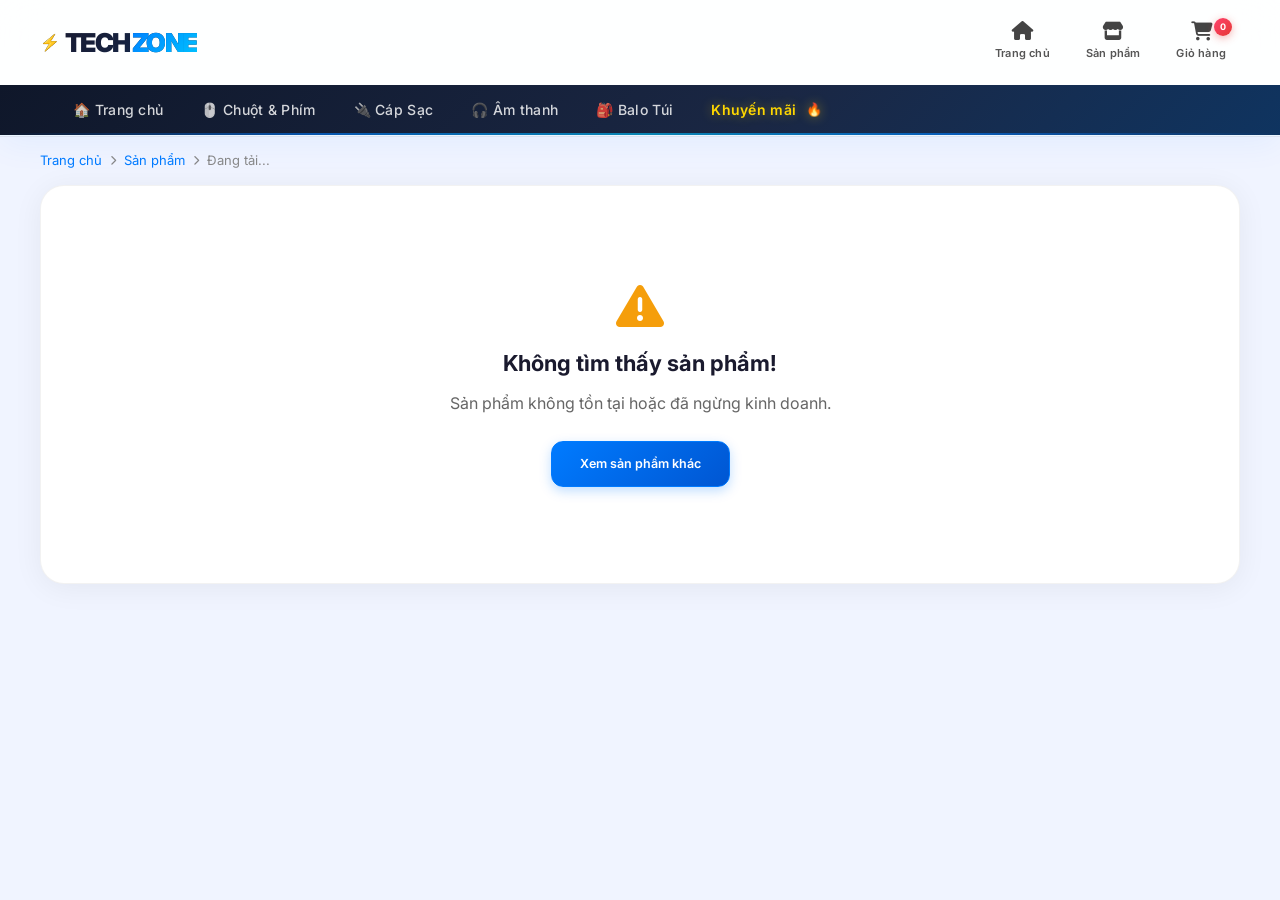
<file: product-detail.html>
<!DOCTYPE html>
<html lang="vi">
<head>
    <meta charset="UTF-8">
    <meta name="viewport" content="width=device-width, initial-scale=1.0">
    <title>Chi tiết sản phẩm - TECHZONE</title>
    <link rel="stylesheet" href="css/style.css">
    <link rel="stylesheet" href="https://cdnjs.cloudflare.com/ajax/libs/font-awesome/6.4.0/css/all.min.css">
    <link href="https://fonts.googleapis.com/css2?family=Inter:wght@300;400;500;600;700;800;900&display=swap" rel="stylesheet">
    <style>
        body { background: #f0f4ff; }

        /* ===== BREADCRUMB ===== */
        .breadcrumb {
            display: flex;
            align-items: center;
            gap: 8px;
            padding: 14px 0;
            font-size: 13px;
            color: #888;
        }
        .breadcrumb a { color: #007bff; text-decoration: none; }
        .breadcrumb a:hover { text-decoration: underline; }
        .breadcrumb i { font-size: 10px; }

        /* ===== DETAIL WRAPPER ===== */
        .detail-page { padding: 0 0 60px; }

        .detail-main {
            display: grid;
            grid-template-columns: 1fr 1fr;
            gap: 32px;
            background: #fff;
            border-radius: 24px;
            padding: 36px;
            box-shadow: 0 4px 30px rgba(0,0,0,0.06);
            border: 1px solid rgba(0,0,0,0.05);
            margin-bottom: 28px;
            animation: fade-in 0.4s ease;
        }
        @keyframes fade-in {
            from { opacity: 0; transform: translateY(16px); }
            to   { opacity: 1; transform: translateY(0); }
        }

        /* ===== IMAGE PANEL ===== */
        .detail-image-panel { position: relative; }
        .detail-img-main {
            background: linear-gradient(145deg, #f8faff, #eef2ff);
            border-radius: 20px;
            padding: 24px;
            display: flex;
            align-items: center;
            justify-content: center;
            height: 380px;
            position: relative;
            overflow: hidden;
            border: 1.5px solid #e8eef8;
        }
        .detail-img-main img {
            max-width: 100%;
            max-height: 100%;
            object-fit: contain;
            transition: transform 0.5s cubic-bezier(0.25,0.46,0.45,0.94);
        }
        .detail-img-main:hover img { transform: scale(1.06); }

        /* Badge on image */
        .detail-badge {
            position: absolute;
            top: 14px; left: 14px;
            padding: 6px 14px;
            border-radius: 20px;
            font-size: 12px;
            font-weight: 800;
            z-index: 2;
            letter-spacing: 0.5px;
        }
        .detail-badge-new  { background: linear-gradient(135deg,#22c55e,#16a34a); color:#fff; box-shadow: 0 3px 10px rgba(34,197,94,0.4); }
        .detail-badge-hot  { background: linear-gradient(135deg,#e53935,#c62828); color:#fff; box-shadow: 0 3px 10px rgba(229,57,53,0.4); }
        .detail-badge-sale { background: linear-gradient(135deg,#f59e0b,#d97706); color:#fff; box-shadow: 0 3px 10px rgba(245,158,11,0.4); }

        /* Share / wish buttons */
        .img-actions {
            position: absolute;
            top: 14px; right: 14px;
            display: flex;
            flex-direction: column;
            gap: 8px;
            z-index: 3;
        }
        .img-action-btn {
            width: 36px; height: 36px;
            border-radius: 50%;
            background: rgba(255,255,255,0.9);
            border: 1.5px solid #e8eef8;
            display: flex; align-items: center; justify-content: center;
            cursor: pointer;
            font-size: 14px;
            color: #666;
            transition: all 0.2s;
            backdrop-filter: blur(4px);
        }
        .img-action-btn:hover { background: #007bff; color: #fff; border-color: #007bff; transform: scale(1.1); }

        /* Thumbnails */
        .detail-thumbs {
            display: flex;
            gap: 10px;
            margin-top: 14px;
        }
        .detail-thumb {
            width: 72px; height: 72px;
            border-radius: 12px;
            background: #f8faff;
            border: 2px solid #e8eef8;
            padding: 6px;
            cursor: pointer;
            transition: all 0.2s;
            display: flex; align-items: center; justify-content: center;
            overflow: hidden;
        }
        .detail-thumb:hover, .detail-thumb.active { border-color: #007bff; background: #f0f7ff; }
        .detail-thumb img { width: 100%; height: 100%; object-fit: contain; }

        /* ===== INFO PANEL ===== */
        .detail-info { display: flex; flex-direction: column; }

        /* Category tag */
        .detail-category {
            display: inline-flex;
            align-items: center;
            gap: 6px;
            font-size: 12px;
            font-weight: 700;
            color: #007bff;
            background: #f0f7ff;
            border: 1px solid #c7deff;
            padding: 4px 12px;
            border-radius: 20px;
            margin-bottom: 12px;
            width: fit-content;
        }

        .detail-title {
            font-size: 26px;
            font-weight: 800;
            color: #1a1a2e;
            line-height: 1.3;
            margin-bottom: 14px;
            letter-spacing: -0.3px;
        }

        /* Rating row */
        .detail-rating-row {
            display: flex;
            align-items: center;
            gap: 12px;
            margin-bottom: 18px;
            flex-wrap: wrap;
        }
        .stars { color: #f59e0b; font-size: 15px; }
        .rating-count { font-size: 13px; color: #888; }
        .rating-divider { color: #ddd; }
        .sold-count { font-size: 13px; color: #555; font-weight: 600; }

        /* Price box */
        .detail-price-box {
            background: linear-gradient(135deg, #fff8f8, #fff0f0);
            border: 1.5px solid #fca5a5;
            border-radius: 16px;
            padding: 18px 20px;
            margin-bottom: 20px;
        }
        .detail-price-main { font-size: 34px; font-weight: 900; color: #e53935; line-height: 1; }
        .detail-price-old  { font-size: 16px; color: #bbb; text-decoration: line-through; margin-left: 10px; }
        .detail-discount-badge {
            display: inline-block;
            background: #e53935;
            color: #fff;
            font-size: 12px;
            font-weight: 800;
            padding: 3px 10px;
            border-radius: 20px;
            margin-left: 8px;
            vertical-align: middle;
        }
        .detail-price-row { display: flex; align-items: baseline; flex-wrap: wrap; gap: 4px; }
        .detail-save { font-size: 13px; color: #22c55e; font-weight: 600; margin-top: 6px; }

        /* Description */
        .detail-desc {
            font-size: 14.5px;
            color: #555;
            line-height: 1.85;
            margin-bottom: 20px;
            padding: 14px 16px;
            background: #fafbff;
            border-radius: 12px;
            border-left: 3px solid #007bff;
        }

        /* Quantity */
        .detail-qty-row {
            display: flex;
            align-items: center;
            gap: 16px;
            margin-bottom: 20px;
        }
        .qty-label { font-size: 14px; font-weight: 700; color: #333; }
        .qty-control {
            display: flex;
            align-items: center;
            border: 2px solid #e8eef8;
            border-radius: 12px;
            overflow: hidden;
        }
        .qty-btn {
            width: 42px; height: 42px;
            border: none;
            background: #f8faff;
            cursor: pointer;
            font-size: 18px;
            font-weight: 700;
            color: #007bff;
            transition: all 0.2s;
            display: flex; align-items: center; justify-content: center;
        }
        .qty-btn:hover { background: #007bff; color: #fff; }
        .qty-input {
            width: 52px;
            text-align: center;
            border: none;
            border-left: 2px solid #e8eef8;
            border-right: 2px solid #e8eef8;
            font-size: 16px;
            font-weight: 800;
            color: #1a1a2e;
            outline: none;
            font-family: 'Inter', sans-serif;
            background: #fff;
            padding: 8px 0;
        }
        .qty-stock { font-size: 13px; color: #888; }
        .qty-stock strong { color: #22c55e; }

        /* Action buttons */
        .detail-actions {
            display: flex;
            gap: 12px;
            margin-bottom: 24px;
        }
        .btn-add-cart {
            flex: 1;
            padding: 15px 20px;
            background: #fff;
            border: 2px solid #007bff;
            color: #007bff;
            border-radius: 14px;
            font-family: 'Inter', sans-serif;
            font-size: 15px;
            font-weight: 700;
            cursor: pointer;
            transition: all 0.25s;
            display: flex; align-items: center; justify-content: center; gap: 8px;
        }
        .btn-add-cart:hover { background: #007bff; color: #fff; transform: translateY(-2px); box-shadow: 0 8px 20px rgba(0,123,255,0.3); }
        .btn-buy-now {
            flex: 1;
            padding: 15px 20px;
            background: linear-gradient(135deg, #e53935, #c62828);
            color: #fff;
            border: none;
            border-radius: 14px;
            font-family: 'Inter', sans-serif;
            font-size: 15px;
            font-weight: 700;
            cursor: pointer;
            transition: all 0.25s;
            display: flex; align-items: center; justify-content: center; gap: 8px;
            box-shadow: 0 6px 18px rgba(229,57,53,0.3);
        }
        .btn-buy-now:hover { transform: translateY(-2px); box-shadow: 0 10px 26px rgba(229,57,53,0.4); }

        /* Trust badges */
        .detail-trust {
            display: grid;
            grid-template-columns: 1fr 1fr;
            gap: 10px;
        }
        .trust-badge {
            display: flex;
            align-items: center;
            gap: 9px;
            background: #f8faff;
            border: 1.5px solid #e8eef8;
            border-radius: 12px;
            padding: 10px 14px;
            font-size: 13px;
            font-weight: 600;
            color: #333;
        }
        .trust-badge i { color: #22c55e; font-size: 16px; }
        .trust-badge span { font-size: 11px; color: #888; display: block; font-weight: 400; }

        /* ===== TABS ===== */
        .detail-tabs {
            background: #fff;
            border-radius: 20px;
            box-shadow: 0 2px 20px rgba(0,0,0,0.05);
            border: 1px solid rgba(0,0,0,0.04);
            overflow: hidden;
            margin-bottom: 28px;
        }
        .tab-nav {
            display: flex;
            border-bottom: 1px solid #f0f4ff;
            background: #f8faff;
        }
        .tab-btn {
            padding: 16px 28px;
            border: none;
            background: none;
            font-family: 'Inter', sans-serif;
            font-size: 14px;
            font-weight: 600;
            color: #888;
            cursor: pointer;
            transition: all 0.2s;
            position: relative;
        }
        .tab-btn::after {
            content: '';
            position: absolute;
            bottom: 0; left: 0; right: 0;
            height: 2px;
            background: #007bff;
            transform: scaleX(0);
            transition: transform 0.2s;
        }
        .tab-btn.active { color: #007bff; background: #fff; }
        .tab-btn.active::after { transform: scaleX(1); }
        .tab-content { padding: 28px; display: none; }
        .tab-content.active { display: block; }
        .tab-content p { font-size: 14.5px; color: #555; line-height: 1.9; }

        /* Specs table */
        .specs-table { width: 100%; border-collapse: collapse; }
        .specs-table tr { border-bottom: 1px solid #f0f4ff; }
        .specs-table tr:last-child { border-bottom: none; }
        .specs-table td { padding: 12px 16px; font-size: 14px; }
        .specs-table td:first-child { color: #888; font-weight: 600; width: 40%; background: #f8faff; }
        .specs-table td:last-child { color: #1a1a2e; font-weight: 500; }

        /* Reviews */
        .review-summary {
            display: flex;
            align-items: center;
            gap: 28px;
            margin-bottom: 24px;
            background: #f8faff;
            border-radius: 16px;
            padding: 20px 24px;
        }
        .review-big-num { font-size: 52px; font-weight: 900; color: #f59e0b; line-height: 1; }
        .review-big-label { font-size: 13px; color: #888; }
        .review-stars-big { font-size: 22px; color: #f59e0b; margin-bottom: 4px; }
        .review-bars { flex: 1; }
        .review-bar-row { display: flex; align-items: center; gap: 10px; margin-bottom: 5px; font-size: 12px; color: #888; }
        .review-bar-track { flex: 1; height: 6px; background: #e8eef8; border-radius: 4px; overflow: hidden; }
        .review-bar-fill { height: 100%; background: linear-gradient(90deg, #f59e0b, #fcd34d); border-radius: 4px; }

        /* ===== RELATED SECTION ===== */
        .related-section { margin-bottom: 40px; }
        .related-header {
            display: flex;
            align-items: center;
            gap: 14px;
            margin-bottom: 22px;
        }
        .related-icon {
            width: 44px; height: 44px;
            border-radius: 14px;
            background: linear-gradient(135deg, #007bff, #0056d2);
            display: flex; align-items: center; justify-content: center;
            color: #fff; font-size: 18px;
        }
        .related-header h2 { font-size: 20px; font-weight: 800; color: #1a1a2e; }

        /* Sticky buy bar on scroll */
        .sticky-buy {
            position: fixed;
            bottom: 0; left: 0; right: 0;
            background: rgba(255,255,255,0.95);
            backdrop-filter: blur(16px);
            border-top: 1px solid #e8eef8;
            padding: 12px 24px;
            display: none;
            align-items: center;
            gap: 16px;
            z-index: 999;
            box-shadow: 0 -6px 30px rgba(0,0,0,0.08);
        }
        .sticky-buy.visible { display: flex; animation: slide-up 0.3s ease; }
        @keyframes slide-up { from { transform: translateY(100%); } to { transform: translateY(0); } }
        .sticky-product-name { font-size: 14px; font-weight: 700; color: #1a1a2e; flex: 1; white-space: nowrap; overflow: hidden; text-overflow: ellipsis; }
        .sticky-price { font-size: 20px; font-weight: 900; color: #e53935; white-space: nowrap; }
        .sticky-btn {
            padding: 10px 24px;
            background: linear-gradient(135deg, #007bff, #0056d2);
            color: #fff;
            border: none;
            border-radius: 12px;
            font-family: 'Inter', sans-serif;
            font-weight: 700;
            font-size: 14px;
            cursor: pointer;
            white-space: nowrap;
            box-shadow: 0 4px 14px rgba(0,123,255,0.3);
            transition: all 0.2s;
        }
        .sticky-btn:hover { transform: translateY(-1px); }
    </style>
</head>
<body>
    <!-- Header -->
    <header class="header">
        <div class="container header-container">
            <div class="logo"><a href="index.html">TECH<span>ZONE</span></a></div>
            <div class="header-actions">
                <a href="index.html" class="action-btn"><i class="fas fa-home"></i><span>Trang chủ</span></a>
                <a href="products.html" class="action-btn"><i class="fas fa-store"></i><span>Sản phẩm</span></a>
                <a href="cart.html" class="action-btn">
                    <i class="fas fa-shopping-cart"></i>Giỏ hàng
                    <span id="cartCount" class="badge">0</span>
                </a>
            </div>
        </div>
        <nav class="navbar">
            <div class="container">
                <ul class="nav-links">
                    <li><a href="index.html">🏠 Trang chủ</a></li>
                    <li><a href="products.html?category=mouse_keyboard">🖱️ Chuột & Phím</a></li>
                    <li><a href="products.html?category=charger_cable">🔌 Cáp Sạc</a></li>
                    <li><a href="products.html?category=audio">🎧 Âm thanh</a></li>
                    <li><a href="products.html?category=bag">🎒 Balo Túi</a></li>
                    <li><a href="products.html?sale=true" class="sale-link">Khuyến mãi</a></li>
                </ul>
            </div>
        </nav>
    </header>

    <div class="container detail-page">
        <!-- Breadcrumb -->
        <nav class="breadcrumb" id="breadcrumb">
            <a href="index.html">Trang chủ</a>
            <i class="fas fa-chevron-right"></i>
            <a href="products.html">Sản phẩm</a>
            <i class="fas fa-chevron-right"></i>
            <span id="breadcrumbName">Đang tải...</span>
        </nav>

        <!-- Main detail -->
        <div class="detail-main" id="detailContainer">
            <!-- Injected by JS -->
            <div style="grid-column:1/-1;text-align:center;padding:60px;color:#aaa">
                <i class="fas fa-spinner fa-spin" style="font-size:36px;margin-bottom:12px;display:block"></i>
                Đang tải sản phẩm...
            </div>
        </div>

        <!-- Tabs -->
        <div class="detail-tabs" id="detailTabs" style="display:none">
            <div class="tab-nav">
                <button class="tab-btn active" onclick="switchTab('desc', this)">📋 Mô tả sản phẩm</button>
                <button class="tab-btn" onclick="switchTab('specs', this)">🔧 Thông số kỹ thuật</button>
                <button class="tab-btn" onclick="switchTab('reviews', this)">⭐ Đánh giá</button>
            </div>
            <div class="tab-content active" id="tab-desc">
                <p id="productDesc">Đang tải...</p>
            </div>
            <div class="tab-content" id="tab-specs">
                <table class="specs-table" id="specsTable"></table>
            </div>
            <div class="tab-content" id="tab-reviews">
                <div class="review-summary" id="reviewSummary"></div>
                <p style="color:#888;font-size:14px;text-align:center;padding:20px">Chưa có đánh giá nào. Hãy là người đầu tiên đánh giá!</p>
            </div>
        </div>

        <!-- Related products -->
        <div class="related-section" id="relatedSection" style="display:none">
            <div class="related-header">
                <div class="related-icon"><i class="fas fa-layer-group"></i></div>
                <div>
                    <h2>Sản phẩm liên quan</h2>
                    <p style="font-size:13px;color:#999;margin-top:2px">Cùng danh mục · Có thể bạn thích</p>
                </div>
            </div>
            <div class="product-grid" id="relatedProducts"></div>
        </div>
    </div>

    <!-- Sticky buy bar -->
    <div class="sticky-buy" id="stickyBuy">
        <div class="sticky-product-name" id="stickyName"></div>
        <div class="sticky-price" id="stickyPrice"></div>
        <button class="sticky-btn" onclick="document.getElementById('btnAddCart').click()">
            <i class="fas fa-cart-plus"></i> Thêm vào giỏ
        </button>
        <button class="sticky-btn" style="background:linear-gradient(135deg,#e53935,#c62828);box-shadow:0 4px 14px rgba(229,57,53,0.3)"
                onclick="document.getElementById('btnBuyNow').click()">
            <i class="fas fa-bolt"></i> Mua ngay
        </button>
    </div>

    <script>
    function switchTab(tabId, btn) {
        document.querySelectorAll('.tab-btn').forEach(b => b.classList.remove('active'));
        document.querySelectorAll('.tab-content').forEach(c => c.classList.remove('active'));
        btn.classList.add('active');
        document.getElementById('tab-' + tabId).classList.add('active');
    }
    </script>
    <script src="js/data.js?v=5"></script>
    <script src="js/cart.js?v=5"></script>
    <script src="js/product-detail.js?v=5"></script>
</body>
</html>
</file>
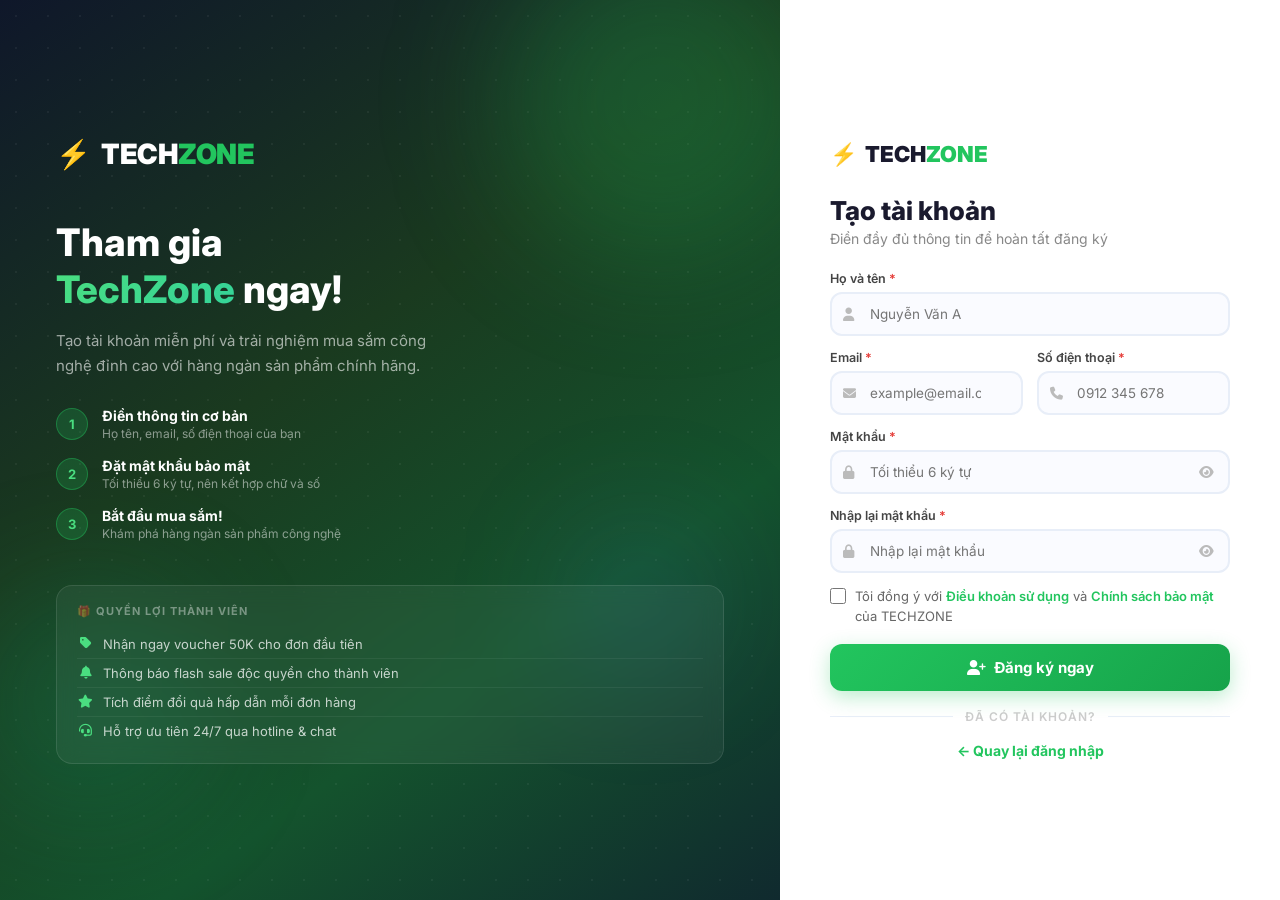
<file: register.html>
<!DOCTYPE html>
<html lang="vi">
<head>
    <meta charset="UTF-8">
    <meta name="viewport" content="width=device-width, initial-scale=1.0">
    <title>Đăng ký - TECHZONE</title>
    <link rel="stylesheet" href="https://cdnjs.cloudflare.com/ajax/libs/font-awesome/6.4.0/css/all.min.css">
    <link href="https://fonts.googleapis.com/css2?family=Inter:wght@300;400;500;600;700;800;900&display=swap" rel="stylesheet">
    <style>
        *, *::before, *::after { box-sizing: border-box; margin: 0; padding: 0; }

        body {
            font-family: 'Inter', sans-serif;
            min-height: 100vh;
            display: flex;
            background: #0f172a;
        }

        /* ===== LEFT PANEL ===== */
        .auth-left {
            flex: 1;
            background: linear-gradient(145deg, #0f172a 0%, #1a3a1f 40%, #14532d 70%, #16a34a22 100%);
            position: relative;
            display: flex;
            flex-direction: column;
            justify-content: center;
            padding: 60px 56px;
            overflow: hidden;
        }

        .orb {
            position: absolute;
            border-radius: 50%;
            filter: blur(60px);
            animation: float 8s ease-in-out infinite;
            pointer-events: none;
        }
        .orb-1 { width: 320px; height: 320px; background: rgba(34,197,94,0.22); top: -60px; right: -40px; animation-delay: 0s; }
        .orb-2 { width: 240px; height: 240px; background: rgba(16,185,129,0.15); bottom: 80px; left: -30px; animation-delay: 3s; }
        .orb-3 { width: 160px; height: 160px; background: rgba(59,130,246,0.12); bottom: 220px; right: 60px; animation-delay: 5s; }
        @keyframes float {
            0%, 100% { transform: translate(0, 0) scale(1); }
            33%  { transform: translate(15px, -20px) scale(1.05); }
            66%  { transform: translate(-10px, 10px) scale(0.97); }
        }

        .auth-left::before {
            content: '';
            position: absolute;
            inset: 0;
            background-image: radial-gradient(circle, rgba(255,255,255,0.05) 1px, transparent 1px);
            background-size: 32px 32px;
            pointer-events: none;
        }

        .left-brand {
            display: flex;
            align-items: center;
            gap: 10px;
            margin-bottom: 48px;
            position: relative;
            z-index: 1;
        }
        .left-brand .bolt { font-size: 28px; color: #f59e0b; }
        .left-brand .brand-text { font-size: 28px; font-weight: 900; letter-spacing: -0.5px; }
        .left-brand .brand-text em  { color: #fff; font-style: normal; }
        .left-brand .brand-text span { color: #22c55e; }

        .left-headline {
            position: relative;
            z-index: 1;
            margin-bottom: 28px;
        }
        .left-headline h1 {
            font-size: 38px;
            font-weight: 800;
            color: #fff;
            line-height: 1.25;
            margin-bottom: 14px;
        }
        .left-headline h1 .accent {
            background: linear-gradient(135deg, #4ade80, #34d399);
            -webkit-background-clip: text;
            -webkit-text-fill-color: transparent;
            background-clip: text;
        }
        .left-headline p { color: rgba(255,255,255,0.6); font-size: 15px; line-height: 1.7; max-width: 380px; }

        .left-steps {
            position: relative;
            z-index: 1;
            margin-bottom: 44px;
            display: flex;
            flex-direction: column;
            gap: 16px;
        }
        .step-item {
            display: flex;
            align-items: flex-start;
            gap: 14px;
        }
        .step-num {
            width: 32px; height: 32px;
            border-radius: 50%;
            background: rgba(34,197,94,0.2);
            border: 1.5px solid rgba(34,197,94,0.4);
            display: flex; align-items: center; justify-content: center;
            font-size: 13px;
            font-weight: 700;
            color: #4ade80;
            flex-shrink: 0;
            margin-top: 1px;
        }
        .step-content { }
        .step-title { font-size: 14px; font-weight: 700; color: #fff; margin-bottom: 2px; }
        .step-desc  { font-size: 12px; color: rgba(255,255,255,0.5); }

        /* Benefits card */
        .benefits-card {
            position: relative;
            z-index: 1;
            background: rgba(255,255,255,0.05);
            border: 1px solid rgba(255,255,255,0.1);
            border-radius: 16px;
            padding: 18px 20px;
            backdrop-filter: blur(10px);
        }
        .benefits-card-title {
            font-size: 11px;
            font-weight: 700;
            color: rgba(255,255,255,0.4);
            text-transform: uppercase;
            letter-spacing: 1px;
            margin-bottom: 12px;
        }
        .benefit-row {
            display: flex;
            align-items: center;
            gap: 10px;
            font-size: 13px;
            color: rgba(255,255,255,0.75);
            padding: 6px 0;
            border-bottom: 1px solid rgba(255,255,255,0.06);
        }
        .benefit-row:last-child { border-bottom: none; }
        .benefit-row i { color: #4ade80; font-size: 13px; width: 16px; text-align: center; }

        /* ===== RIGHT PANEL ===== */
        .auth-right {
            width: 500px;
            background: #fff;
            display: flex;
            align-items: center;
            justify-content: center;
            padding: 40px 48px;
            overflow-y: auto;
        }

        .auth-form-wrap { width: 100%; max-width: 400px; }

        .form-logo {
            display: flex;
            align-items: center;
            gap: 8px;
            margin-bottom: 28px;
        }
        .form-logo .bolt { font-size: 22px; color: #f59e0b; }
        .form-logo span { font-size: 22px; font-weight: 900; }

        .form-title    { font-size: 26px; font-weight: 800; color: #1a1a2e; margin-bottom: 4px; }
        .form-subtitle { font-size: 14px; color: #888; margin-bottom: 24px; }

        /* 2-col row */
        .form-row-2 { display: grid; grid-template-columns: 1fr 1fr; gap: 14px; }

        /* Input groups */
        .inp-group { margin-bottom: 14px; }
        .inp-label {
            display: block;
            font-size: 12.5px;
            font-weight: 600;
            color: #444;
            margin-bottom: 6px;
        }
        .inp-wrap { position: relative; }
        .inp-icon {
            position: absolute;
            left: 13px;
            top: 50%;
            transform: translateY(-50%);
            color: #bbb;
            font-size: 13px;
            pointer-events: none;
            transition: color 0.2s;
        }
        .inp-wrap:focus-within .inp-icon { color: #22c55e; }
        .inp-wrap input {
            width: 100%;
            padding: 12px 40px 12px 38px;
            border: 2px solid #e8eef8;
            border-radius: 12px;
            font-family: 'Inter', sans-serif;
            font-size: 13.5px;
            color: #333;
            background: #fafbff;
            transition: all 0.25s ease;
            outline: none;
        }
        .inp-wrap input:focus {
            border-color: #22c55e;
            background: #fff;
            box-shadow: 0 0 0 4px rgba(34,197,94,0.08);
        }
        .inp-toggle {
            position: absolute;
            right: 12px;
            top: 50%;
            transform: translateY(-50%);
            cursor: pointer;
            color: #bbb;
            font-size: 13px;
            background: none;
            border: none;
            padding: 4px;
            transition: color 0.2s;
        }
        .inp-toggle:hover { color: #22c55e; }

        /* Password strength */
        .pwd-strength { margin-top: 6px; }
        .pwd-strength-bar {
            height: 3px;
            border-radius: 4px;
            background: #e8eef8;
            overflow: hidden;
            margin-bottom: 3px;
        }
        .pwd-strength-fill {
            height: 100%;
            border-radius: 4px;
            transition: width 0.3s ease, background 0.3s ease;
            width: 0%;
        }
        .pwd-strength-text { font-size: 11px; font-weight: 600; }

        /* Error messages */
        .err-msg {
            display: none;
            align-items: center;
            gap: 5px;
            font-size: 11.5px;
            color: #e53935;
            margin-top: 4px;
            font-weight: 500;
        }
        .err-msg i { font-size: 10px; }
        .err-global {
            display: none;
            align-items: center;
            gap: 8px;
            background: #fff5f5;
            border: 1px solid #fca5a5;
            border-radius: 10px;
            padding: 10px 14px;
            font-size: 13px;
            color: #e53935;
            font-weight: 600;
            margin-bottom: 14px;
        }

        /* Terms checkbox */
        .terms-wrap {
            display: flex;
            align-items: flex-start;
            gap: 9px;
            margin-bottom: 18px;
            font-size: 13px;
            color: #666;
            line-height: 1.5;
        }
        .terms-wrap input { accent-color: #22c55e; width: 16px; height: 16px; flex-shrink: 0; margin-top: 1px; }
        .terms-wrap a { color: #22c55e; font-weight: 600; text-decoration: none; }
        .terms-wrap a:hover { text-decoration: underline; }

        /* Submit button */
        .btn-register {
            width: 100%;
            padding: 14px;
            background: linear-gradient(135deg, #22c55e, #16a34a);
            color: #fff;
            border: none;
            border-radius: 12px;
            font-family: 'Inter', sans-serif;
            font-size: 15px;
            font-weight: 700;
            cursor: pointer;
            transition: all 0.3s ease;
            box-shadow: 0 6px 20px rgba(34,197,94,0.3);
            display: flex;
            align-items: center;
            justify-content: center;
            gap: 8px;
            position: relative;
            overflow: hidden;
        }
        .btn-register::before {
            content: '';
            position: absolute;
            top: 0; left: -100%; width: 100%; height: 100%;
            background: linear-gradient(90deg, transparent, rgba(255,255,255,0.18), transparent);
            transition: left 0.5s;
        }
        .btn-register:hover::before { left: 100%; }
        .btn-register:hover { transform: translateY(-2px); box-shadow: 0 10px 28px rgba(34,197,94,0.4); }
        .btn-register:active { transform: translateY(0); }

        .auth-divider {
            display: flex;
            align-items: center;
            gap: 12px;
            margin: 18px 0;
            color: #ccc;
            font-size: 12px;
            font-weight: 600;
            text-transform: uppercase;
            letter-spacing: 1px;
        }
        .auth-divider::before, .auth-divider::after {
            content: ''; flex: 1; height: 1px; background: #e8eef8;
        }

        .login-link-wrap {
            text-align: center;
            font-size: 14px;
            color: #888;
        }
        .login-link-wrap a { color: #22c55e; font-weight: 700; text-decoration: none; }
        .login-link-wrap a:hover { text-decoration: underline; }

        @keyframes shake {
            0%, 100% { transform: translateX(0); }
            20%, 60% { transform: translateX(-6px); }
            40%, 80% { transform: translateX(6px); }
        }
        .input-error { animation: shake 0.4s ease; border-color: #e53935 !important; }

        /* ===== SUCCESS MODAL ===== */
        #regSuccessModal {
            position: fixed;
            inset: 0;
            background: rgba(10,20,40,0.65);
            backdrop-filter: blur(6px);
            z-index: 99999;
            display: none;
            align-items: center;
            justify-content: center;
        }
        #regSuccessModal.show { display: flex; }
        .success-card {
            background: #fff;
            border-radius: 24px;
            padding: 50px 44px;
            text-align: center;
            max-width: 400px;
            width: 90%;
            box-shadow: 0 30px 80px rgba(0,0,0,0.2);
            animation: pop-in 0.5s cubic-bezier(0.175,0.885,0.32,1.275);
        }
        @keyframes pop-in {
            from { transform: scale(0.75) translateY(30px); opacity: 0; }
            to   { transform: scale(1) translateY(0); opacity: 1; }
        }
        .success-icon {
            width: 80px; height: 80px;
            border-radius: 50%;
            background: linear-gradient(135deg, #22c55e, #16a34a);
            display: flex; align-items: center; justify-content: center;
            margin: 0 auto 20px;
            box-shadow: 0 10px 30px rgba(34,197,94,0.3);
            animation: icon-bounce 0.6s cubic-bezier(0.175,0.885,0.32,1.275) 0.2s both;
        }
        @keyframes icon-bounce {
            from { transform: scale(0); opacity: 0; }
            to   { transform: scale(1); opacity: 1; }
        }
        .success-icon i { font-size: 36px; color: #fff; }
        .success-card h2 { font-size: 24px; font-weight: 800; color: #1a1a2e; margin-bottom: 10px; }
        .success-card p  { font-size: 14px; color: #666; line-height: 1.7; margin-bottom: 28px; }
        .btn-goto-login {
            display: inline-flex;
            align-items: center;
            gap: 8px;
            padding: 13px 32px;
            background: linear-gradient(135deg, #007bff, #0056d2);
            color: #fff;
            border-radius: 12px;
            font-weight: 700;
            font-size: 14px;
            text-decoration: none;
            box-shadow: 0 6px 20px rgba(0,123,255,0.3);
            transition: all 0.25s;
        }
        .btn-goto-login:hover { transform: translateY(-2px); box-shadow: 0 10px 28px rgba(0,123,255,0.4); }
    </style>
</head>
<body>

    <!-- Left panel -->
    <div class="auth-left">
        <div class="orb orb-1"></div>
        <div class="orb orb-2"></div>
        <div class="orb orb-3"></div>

        <div class="left-brand">
            <span class="bolt">⚡</span>
            <div class="brand-text"><em>TECH</em><span>ZONE</span></div>
        </div>

        <div class="left-headline">
            <h1>Tham gia<br><span class="accent">TechZone</span> ngay!</h1>
            <p>Tạo tài khoản miễn phí và trải nghiệm mua sắm công nghệ đỉnh cao với hàng ngàn sản phẩm chính hãng.</p>
        </div>

        <div class="left-steps">
            <div class="step-item">
                <div class="step-num">1</div>
                <div class="step-content">
                    <div class="step-title">Điền thông tin cơ bản</div>
                    <div class="step-desc">Họ tên, email, số điện thoại của bạn</div>
                </div>
            </div>
            <div class="step-item">
                <div class="step-num">2</div>
                <div class="step-content">
                    <div class="step-title">Đặt mật khẩu bảo mật</div>
                    <div class="step-desc">Tối thiểu 6 ký tự, nên kết hợp chữ và số</div>
                </div>
            </div>
            <div class="step-item">
                <div class="step-num">3</div>
                <div class="step-content">
                    <div class="step-title">Bắt đầu mua sắm!</div>
                    <div class="step-desc">Khám phá hàng ngàn sản phẩm công nghệ</div>
                </div>
            </div>
        </div>

        <div class="benefits-card">
            <div class="benefits-card-title">🎁 Quyền lợi thành viên</div>
            <div class="benefit-row"><i class="fas fa-tag"></i> Nhận ngay voucher 50K cho đơn đầu tiên</div>
            <div class="benefit-row"><i class="fas fa-bell"></i> Thông báo flash sale độc quyền cho thành viên</div>
            <div class="benefit-row"><i class="fas fa-star"></i> Tích điểm đổi quà hấp dẫn mỗi đơn hàng</div>
            <div class="benefit-row"><i class="fas fa-headset"></i> Hỗ trợ ưu tiên 24/7 qua hotline & chat</div>
        </div>
    </div>

    <!-- Right panel -->
    <div class="auth-right">
        <div class="auth-form-wrap">
            <div class="form-logo">
                <span class="bolt">⚡</span>
                <span><em style="font-style:normal;color:#1a1a2e">TECH</em><em style="font-style:normal;color:#22c55e">ZONE</em></span>
            </div>

            <h2 class="form-title">Tạo tài khoản</h2>
            <p class="form-subtitle">Điền đầy đủ thông tin để hoàn tất đăng ký</p>

            <div class="err-global" id="regGlobalError">
                <i class="fas fa-exclamation-circle"></i>
                <span id="regGlobalMsg">Email hoặc SĐT đã được đăng ký!</span>
            </div>

            <form id="registerForm" autocomplete="on">
                <!-- Row: Họ tên -->
                <div class="inp-group">
                    <label class="inp-label" for="regName">Họ và tên <span style="color:#e53935">*</span></label>
                    <div class="inp-wrap">
                        <i class="fas fa-user inp-icon"></i>
                        <input type="text" id="regName" placeholder="Nguyễn Văn A" autocomplete="name">
                    </div>
                    <div class="err-msg" id="errRegName"><i class="fas fa-circle-exclamation"></i> Vui lòng nhập họ và tên</div>
                </div>

                <!-- Row: Email + SĐT -->
                <div class="form-row-2">
                    <div class="inp-group">
                        <label class="inp-label" for="regEmail">Email <span style="color:#e53935">*</span></label>
                        <div class="inp-wrap">
                            <i class="fas fa-envelope inp-icon"></i>
                            <input type="email" id="regEmail" placeholder="example@email.com" autocomplete="email">
                        </div>
                        <div class="err-msg" id="errRegEmail"><i class="fas fa-circle-exclamation"></i> Email không hợp lệ</div>
                    </div>
                    <div class="inp-group">
                        <label class="inp-label" for="regPhone">Số điện thoại <span style="color:#e53935">*</span></label>
                        <div class="inp-wrap">
                            <i class="fas fa-phone inp-icon"></i>
                            <input type="text" id="regPhone" placeholder="0912 345 678" autocomplete="tel">
                        </div>
                        <div class="err-msg" id="errRegPhone"><i class="fas fa-circle-exclamation"></i> SĐT không hợp lệ</div>
                    </div>
                </div>

                <!-- Mật khẩu -->
                <div class="inp-group">
                    <label class="inp-label" for="regPassword">Mật khẩu <span style="color:#e53935">*</span></label>
                    <div class="inp-wrap">
                        <i class="fas fa-lock inp-icon"></i>
                        <input type="password" id="regPassword" placeholder="Tối thiểu 6 ký tự" autocomplete="new-password" oninput="checkStrength(this.value)">
                        <button type="button" class="inp-toggle" onclick="togglePwd('regPassword','eyeReg1')">
                            <i class="fas fa-eye" id="eyeReg1"></i>
                        </button>
                    </div>
                    <div class="pwd-strength" id="pwdStrength" style="display:none">
                        <div class="pwd-strength-bar"><div class="pwd-strength-fill" id="pwdFill"></div></div>
                        <span class="pwd-strength-text" id="pwdText"></span>
                    </div>
                    <div class="err-msg" id="errRegPassword"><i class="fas fa-circle-exclamation"></i> Tối thiểu 6 ký tự</div>
                </div>

                <!-- Nhập lại mật khẩu -->
                <div class="inp-group">
                    <label class="inp-label" for="regPasswordConfirm">Nhập lại mật khẩu <span style="color:#e53935">*</span></label>
                    <div class="inp-wrap">
                        <i class="fas fa-lock inp-icon"></i>
                        <input type="password" id="regPasswordConfirm" placeholder="Nhập lại mật khẩu" autocomplete="new-password">
                        <button type="button" class="inp-toggle" onclick="togglePwd('regPasswordConfirm','eyeReg2')">
                            <i class="fas fa-eye" id="eyeReg2"></i>
                        </button>
                    </div>
                    <div class="err-msg" id="errRegPasswordConfirm"><i class="fas fa-circle-exclamation"></i> Mật khẩu không trùng khớp</div>
                </div>

                <!-- Terms -->
                <div class="terms-wrap">
                    <input type="checkbox" id="agreeTerms">
                    <label for="agreeTerms">
                        Tôi đồng ý với <a href="#">Điều khoản sử dụng</a> và <a href="#">Chính sách bảo mật</a> của TECHZONE
                    </label>
                </div>

                <button type="submit" class="btn-register" id="registerBtn">
                    <i class="fas fa-user-plus"></i>
                    Đăng ký ngay
                </button>
            </form>

            <div class="auth-divider">đã có tài khoản?</div>

            <div class="login-link-wrap">
                <a href="login.html">← Quay lại đăng nhập</a>
            </div>
        </div>
    </div>

    <!-- Success Modal -->
    <div id="regSuccessModal">
        <div class="success-card">
            <div class="success-icon"><i class="fas fa-check"></i></div>
            <h2>Đăng ký thành công! 🎉</h2>
            <p>Chào mừng bạn đến với <strong>TECHZONE</strong>!<br>Tài khoản của bạn đã được tạo thành công.<br>Hãy đăng nhập để bắt đầu mua sắm!</p>
            <a href="login.html" class="btn-goto-login">
                <i class="fas fa-sign-in-alt"></i> Đăng nhập ngay
            </a>
        </div>
    </div>

    <script>
    function togglePwd(inputId, iconId) {
        const inp  = document.getElementById(inputId);
        const icon = document.getElementById(iconId);
        if (inp.type === 'password') {
            inp.type = 'text';
            icon.className = 'fas fa-eye-slash';
        } else {
            inp.type = 'password';
            icon.className = 'fas fa-eye';
        }
    }

    function checkStrength(val) {
        const bar  = document.getElementById('pwdStrength');
        const fill = document.getElementById('pwdFill');
        const txt  = document.getElementById('pwdText');
        if (!val) { bar.style.display = 'none'; return; }
        bar.style.display = 'block';

        let score = 0;
        if (val.length >= 6)  score++;
        if (val.length >= 10) score++;
        if (/[A-Z]/.test(val)) score++;
        if (/[0-9]/.test(val)) score++;
        if (/[^A-Za-z0-9]/.test(val)) score++;

        const levels = [
            { pct:'20%', color:'#e53935', label:'Rất yếu' },
            { pct:'40%', color:'#f59e0b', label:'Yếu' },
            { pct:'60%', color:'#f59e0b', label:'Trung bình' },
            { pct:'80%', color:'#22c55e', label:'Mạnh' },
            { pct:'100%', color:'#16a34a', label:'Rất mạnh' },
        ];
        const l = levels[Math.min(score, 4)];
        fill.style.width = l.pct;
        fill.style.background = l.color;
        txt.textContent = l.label;
        txt.style.color = l.color;
    }

    // Clear errors on input
    document.addEventListener('DOMContentLoaded', () => {
        document.querySelectorAll('input').forEach(inp => {
            inp.addEventListener('input', () => {
                inp.classList.remove('input-error');
                document.getElementById('regGlobalError').style.display = 'none';
            });
        });
    });
    </script>
    <script src="js/auth.js"></script>
</body>
</html>
</file>
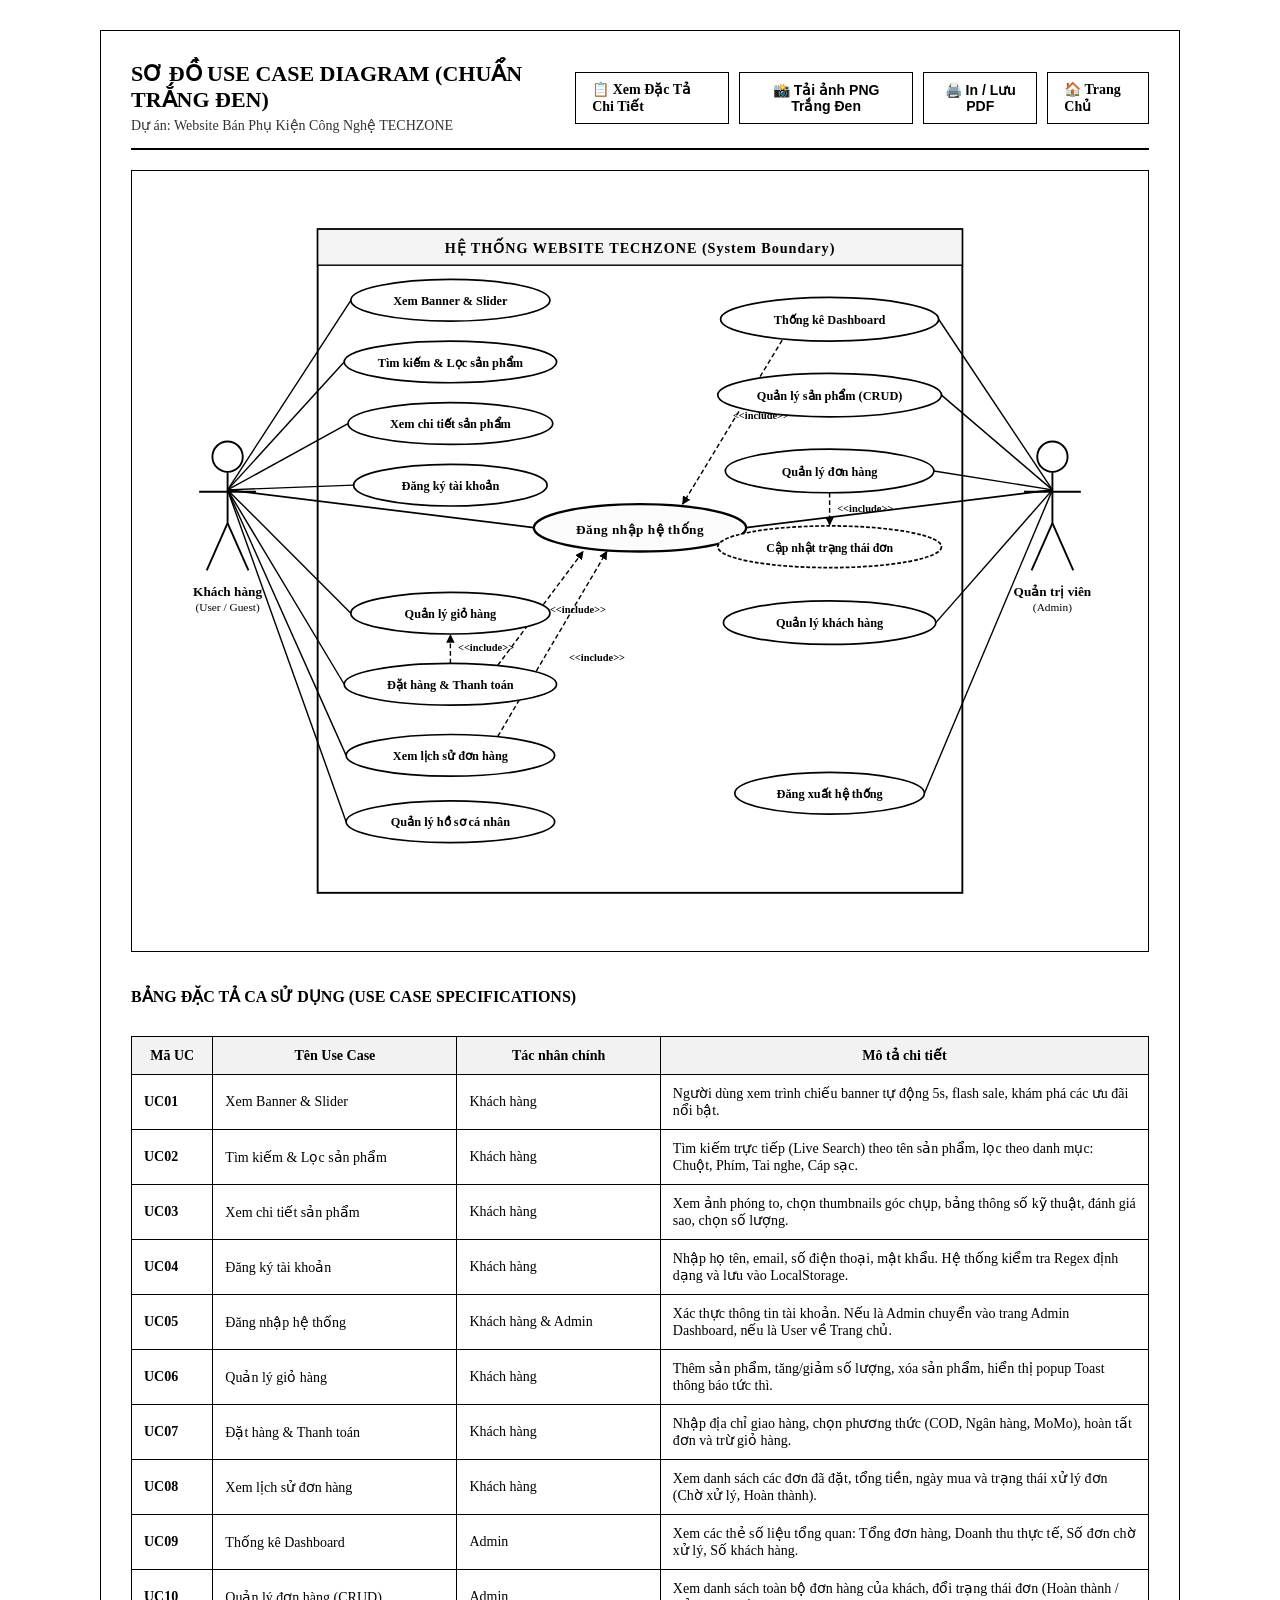
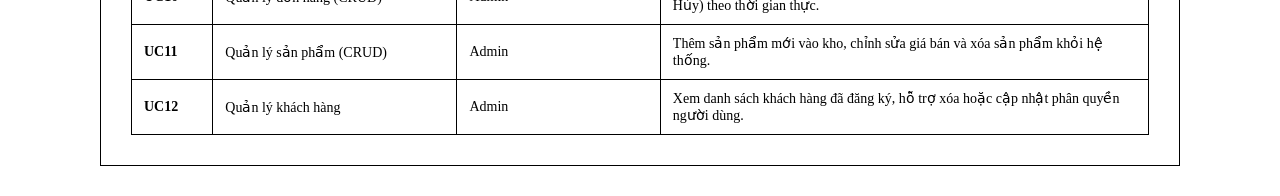
<file: use_case_diagram.html>
<!DOCTYPE html>
<html lang="vi">
<head>
    <meta charset="UTF-8">
    <meta name="viewport" content="width=device-width, initial-scale=1.0">
    <title>Sơ đồ Use Case Diagram (Trắng Đen) - TECHZONE</title>
    <style>
        * { box-sizing: border-box; margin: 0; padding: 0; }
        body {
            font-family: 'Times New Roman', Times, serif;
            background: #ffffff;
            color: #000000;
            padding: 30px 20px;
            display: flex;
            flex-direction: column;
            align-items: center;
        }
        .container {
            max-width: 1080px;
            width: 100%;
            background: #ffffff;
            border: 1px solid #000000;
            padding: 30px;
        }
        .header {
            display: flex;
            justify-content: space-between;
            align-items: center;
            border-bottom: 2px solid #000000;
            padding-bottom: 14px;
            margin-bottom: 20px;
        }
        .title h1 {
            font-size: 22px;
            font-weight: bold;
            color: #000000;
            text-transform: uppercase;
        }
        .title p {
            font-size: 14px;
            color: #333333;
            margin-top: 4px;
        }
        .actions {
            display: flex;
            gap: 10px;
        }
        .btn {
            display: inline-flex;
            align-items: center;
            gap: 6px;
            padding: 8px 16px;
            font-size: 14px;
            font-weight: bold;
            cursor: pointer;
            border: 1.5px solid #000000;
            background: #ffffff;
            color: #000000;
            text-decoration: none;
            transition: all 0.2s;
        }
        .btn:hover {
            background: #000000;
            color: #ffffff;
        }

        /* Diagram Box */
        .diagram-box {
            background: #ffffff;
            border: 1px solid #000000;
            padding: 15px;
            display: flex;
            justify-content: center;
            overflow-x: auto;
        }
        svg {
            font-family: 'Times New Roman', Times, serif;
            user-select: none;
        }

        /* Table */
        .spec-table {
            width: 100%;
            border-collapse: collapse;
            margin-top: 30px;
        }
        .spec-table th, .spec-table td {
            padding: 10px 12px;
            border: 1px solid #000000;
            text-align: left;
            font-size: 14px;
        }
        .spec-table th {
            background: #f2f2f2;
            color: #000000;
            font-weight: bold;
            text-align: center;
        }
    </style>
</head>
<body>

<div class="container">
    <div class="header">
        <div class="title">
            <h1>SƠ ĐỒ USE CASE DIAGRAM (CHUẨN TRẮNG ĐEN)</h1>
            <p>Dự án: Website Bán Phụ Kiện Công Nghệ TECHZONE</p>
        </div>
        <div class="actions">
            <a href="Dac_Ta_Use_Case.html" class="btn">📋 Xem Đặc Tả Chi Tiết</a>
            <button class="btn" onclick="downloadPNG()">📸 Tải ảnh PNG Trắng Đen</button>
            <button class="btn" onclick="window.print()">🖨️ In / Lưu PDF</button>
            <a href="index.html" class="btn">🏠 Trang Chủ</a>
        </div>
    </div>

    <!-- SVG USE CASE DIAGRAM TRẮNG ĐEN (ĐĂNG NHẬP Ở TRUNG TÂM) -->
    <div class="diagram-box">
        <svg id="useCaseSvg" width="1040" height="750" viewBox="0 0 1040 750" xmlns="http://www.w3.org/2000/svg" style="background:#ffffff; font-family:'Times New Roman', 'Segoe UI', serif, sans-serif;">
            <defs>
                <!-- Black Arrow Marker -->
                <marker id="arrow-black" viewBox="0 0 10 10" refX="9" refY="5" markerWidth="6" markerHeight="6" orient="auto-start-reverse">
                    <path d="M 0 0 L 10 5 L 0 10 z" fill="#000000"/>
                </marker>
            </defs>

            <!-- ================= SYSTEM BOUNDARY ================= -->
            <rect x="180" y="25" width="680" height="700" rx="0" fill="#ffffff" stroke="#000000" stroke-width="2"/>
            
            <!-- Boundary Title Box -->
            <rect x="180" y="25" width="680" height="38" fill="#f4f4f4" stroke="#000000" stroke-width="1.5"/>
            <text x="520" y="50" text-anchor="middle" font-size="15" font-weight="bold" fill="#000000" letter-spacing="1">
                HỆ THỐNG WEBSITE TECHZONE (System Boundary)
            </text>

            <!-- ================= ACTOR 1: KHÁCH HÀNG (LEFT) ================= -->
            <g id="actor-user" transform="translate(85, 300)">
                <!-- Head -->
                <circle cx="0" cy="-35" r="16" fill="#ffffff" stroke="#000000" stroke-width="2"/>
                <!-- Body -->
                <line x1="0" y1="-19" x2="0" y2="35" stroke="#000000" stroke-width="2"/>
                <!-- Arms -->
                <line x1="-30" y1="2" x2="30" y2="2" stroke="#000000" stroke-width="2"/>
                <!-- Left Leg -->
                <line x1="0" y1="35" x2="-22" y2="85" stroke="#000000" stroke-width="2"/>
                <!-- Right Leg -->
                <line x1="0" y1="35" x2="22" y2="85" stroke="#000000" stroke-width="2"/>
                <!-- Label -->
                <text x="0" y="112" text-anchor="middle" font-size="14" font-weight="bold" fill="#000000">Khách hàng</text>
                <text x="0" y="128" text-anchor="middle" font-size="12" fill="#000000">(User / Guest)</text>
            </g>

            <!-- ================= ACTOR 2: ADMIN (RIGHT) ================= -->
            <g id="actor-admin" transform="translate(955, 300)">
                <!-- Head -->
                <circle cx="0" cy="-35" r="16" fill="#ffffff" stroke="#000000" stroke-width="2"/>
                <!-- Body -->
                <line x1="0" y1="-19" x2="0" y2="35" stroke="#000000" stroke-width="2"/>
                <!-- Arms -->
                <line x1="-30" y1="2" x2="30" y2="2" stroke="#000000" stroke-width="2"/>
                <!-- Left Leg -->
                <line x1="0" y1="35" x2="-22" y2="85" stroke="#000000" stroke-width="2"/>
                <!-- Right Leg -->
                <line x1="0" y1="35" x2="22" y2="85" stroke="#000000" stroke-width="2"/>
                <!-- Label -->
                <text x="0" y="112" text-anchor="middle" font-size="14" font-weight="bold" fill="#000000">Quản trị viên</text>
                <text x="0" y="128" text-anchor="middle" font-size="12" fill="#000000">(Admin)</text>
            </g>

            <!-- ================= ASSOCIATION LINES (User to Use Cases) ================= -->
            <line x1="85" y1="300" x2="215" y2="100" stroke="#000000" stroke-width="1.5"/>
            <line x1="85" y1="300" x2="208" y2="165" stroke="#000000" stroke-width="1.5"/>
            <line x1="85" y1="300" x2="212" y2="230" stroke="#000000" stroke-width="1.5"/>
            <line x1="85" y1="300" x2="218" y2="295" stroke="#000000" stroke-width="1.5"/>
            <!-- Nối Khách hàng đến ĐĂNG NHẬP Ở CHÍNH GIỮA -->
            <line x1="85" y1="300" x2="410" y2="340" stroke="#000000" stroke-width="1.8"/>
            <line x1="85" y1="300" x2="215" y2="430" stroke="#000000" stroke-width="1.5"/>
            <line x1="85" y1="300" x2="208" y2="505" stroke="#000000" stroke-width="1.5"/>
            <line x1="85" y1="300" x2="210" y2="580" stroke="#000000" stroke-width="1.5"/>
            <line x1="85" y1="300" x2="210" y2="650" stroke="#000000" stroke-width="1.5"/>

            <!-- ================= ASSOCIATION LINES (Admin to Use Cases) ================= -->
            <!-- Nối Admin đến ĐĂNG NHẬP Ở CHÍNH GIỮA -->
            <line x1="955" y1="300" x2="630" y2="340" stroke="#000000" stroke-width="1.8"/>
            <line x1="955" y1="300" x2="835" y2="120" stroke="#000000" stroke-width="1.5"/>
            <line x1="955" y1="300" x2="838" y2="200" stroke="#000000" stroke-width="1.5"/>
            <line x1="955" y1="300" x2="830" y2="280" stroke="#000000" stroke-width="1.5"/>
            <line x1="955" y1="300" x2="832" y2="440" stroke="#000000" stroke-width="1.5"/>
            <line x1="955" y1="300" x2="820" y2="620" stroke="#000000" stroke-width="1.5"/>

            <!-- ================= <<INCLUDE>> RELATIONSHIPS ================= -->
            <!-- UC7 (Thanh toán) include UC6 (Giỏ hàng) -->
            <path d="M 320 483 L 320 453" stroke="#000000" stroke-width="1.5" stroke-dasharray="5 3" marker-end="url(#arrow-black)"/>
            <text x="328" y="470" font-size="11" font-weight="bold" fill="#000000">&lt;&lt;include&gt;&gt;</text>

            <!-- UC7 (Thanh toán) include UC_LOGIN (Đăng nhập ở giữa) -->
            <path d="M 370 485 L 460 365" stroke="#000000" stroke-width="1.5" stroke-dasharray="5 3" marker-end="url(#arrow-black)"/>
            <text x="425" y="430" font-size="11" font-weight="bold" fill="#000000">&lt;&lt;include&gt;&gt;</text>

            <!-- UC8 (Xem lịch sử) include UC_LOGIN (Đăng nhập ở giữa) -->
            <path d="M 370 560 L 485 365" stroke="#000000" stroke-width="1.5" stroke-dasharray="5 3" marker-end="url(#arrow-black)"/>
            <text x="445" y="480" font-size="11" font-weight="bold" fill="#000000">&lt;&lt;include&gt;&gt;</text>

            <!-- UC10 (Thống kê Dashboard) include UC_LOGIN (Đăng nhập ở giữa) -->
            <path d="M 670 142 L 565 315" stroke="#000000" stroke-width="1.5" stroke-dasharray="5 3" marker-end="url(#arrow-black)"/>
            <text x="618" y="225" font-size="11" font-weight="bold" fill="#000000">&lt;&lt;include&gt;&gt;</text>

            <!-- UC12 (QL Đơn hàng) include UC13 (Cập nhật trạng thái) -->
            <path d="M 720 303 L 720 337" stroke="#000000" stroke-width="1.5" stroke-dasharray="5 3" marker-end="url(#arrow-black)"/>
            <text x="728" y="323" font-size="11" font-weight="bold" fill="#000000">&lt;&lt;include&gt;&gt;</text>

            <!-- ================= USE CASES: CỘT TRÁI (KHÁCH HÀNG) ================= -->
            <!-- UC1 -->
            <g transform="translate(320, 100)">
                <ellipse cx="0" cy="0" rx="105" ry="22" fill="#ffffff" stroke="#000000" stroke-width="1.8"/>
                <text x="0" y="5" text-anchor="middle" font-size="13" font-weight="bold" fill="#000000">Xem Banner &amp; Slider</text>
            </g>
            <!-- UC2 -->
            <g transform="translate(320, 165)">
                <ellipse cx="0" cy="0" rx="112" ry="22" fill="#ffffff" stroke="#000000" stroke-width="1.8"/>
                <text x="0" y="5" text-anchor="middle" font-size="13" font-weight="bold" fill="#000000">Tìm kiếm &amp; Lọc sản phẩm</text>
            </g>
            <!-- UC3 -->
            <g transform="translate(320, 230)">
                <ellipse cx="0" cy="0" rx="108" ry="22" fill="#ffffff" stroke="#000000" stroke-width="1.8"/>
                <text x="0" y="5" text-anchor="middle" font-size="13" font-weight="bold" fill="#000000">Xem chi tiết sản phẩm</text>
            </g>
            <!-- UC4 -->
            <g transform="translate(320, 295)">
                <ellipse cx="0" cy="0" rx="102" ry="22" fill="#ffffff" stroke="#000000" stroke-width="1.8"/>
                <text x="0" y="5" text-anchor="middle" font-size="13" font-weight="bold" fill="#000000">Đăng ký tài khoản</text>
            </g>
            <!-- UC6 -->
            <g transform="translate(320, 430)">
                <ellipse cx="0" cy="0" rx="105" ry="22" fill="#ffffff" stroke="#000000" stroke-width="1.8"/>
                <text x="0" y="5" text-anchor="middle" font-size="13" font-weight="bold" fill="#000000">Quản lý giỏ hàng</text>
            </g>
            <!-- UC7 -->
            <g transform="translate(320, 505)">
                <ellipse cx="0" cy="0" rx="112" ry="22" fill="#ffffff" stroke="#000000" stroke-width="1.8"/>
                <text x="0" y="5" text-anchor="middle" font-size="13" font-weight="bold" fill="#000000">Đặt hàng &amp; Thanh toán</text>
            </g>
            <!-- UC8 -->
            <g transform="translate(320, 580)">
                <ellipse cx="0" cy="0" rx="110" ry="22" fill="#ffffff" stroke="#000000" stroke-width="1.8"/>
                <text x="0" y="5" text-anchor="middle" font-size="13" font-weight="bold" fill="#000000">Xem lịch sử đơn hàng</text>
            </g>
            <!-- UC9 -->
            <g transform="translate(320, 650)">
                <ellipse cx="0" cy="0" rx="110" ry="22" fill="#ffffff" stroke="#000000" stroke-width="1.8"/>
                <text x="0" y="5" text-anchor="middle" font-size="13" font-weight="bold" fill="#000000">Quản lý hồ sơ cá nhân</text>
            </g>

            <!-- ================= USE CASE TRUNG TÂM Ở CHÍNH GIỮA (CENTER LOGIN) ================= -->
            <g id="uc-login-center" transform="translate(520, 340)">
                <!-- Double outline hoặc viền đậm nổi bật ở chính giữa -->
                <ellipse cx="0" cy="0" rx="112" ry="25" fill="#fcfcfc" stroke="#000000" stroke-width="2.5"/>
                <text x="0" y="6" text-anchor="middle" font-size="14" font-weight="bold" fill="#000000" letter-spacing="0.5">
                    Đăng nhập hệ thống
                </text>
            </g>

            <!-- ================= USE CASES: CỘT PHẢI (ADMIN) ================= -->
            <!-- UC10 -->
            <g transform="translate(720, 120)">
                <ellipse cx="0" cy="0" rx="115" ry="23" fill="#ffffff" stroke="#000000" stroke-width="1.8"/>
                <text x="0" y="5" text-anchor="middle" font-size="13" font-weight="bold" fill="#000000">Thống kê Dashboard</text>
            </g>
            <!-- UC11 -->
            <g transform="translate(720, 200)">
                <ellipse cx="0" cy="0" rx="118" ry="23" fill="#ffffff" stroke="#000000" stroke-width="1.8"/>
                <text x="0" y="5" text-anchor="middle" font-size="13" font-weight="bold" fill="#000000">Quản lý sản phẩm (CRUD)</text>
            </g>
            <!-- UC12 -->
            <g transform="translate(720, 280)">
                <ellipse cx="0" cy="0" rx="110" ry="23" fill="#ffffff" stroke="#000000" stroke-width="1.8"/>
                <text x="0" y="5" text-anchor="middle" font-size="13" font-weight="bold" fill="#000000">Quản lý đơn hàng</text>
            </g>
            <!-- UC13 (INCLUDED) -->
            <g transform="translate(720, 360)">
                <ellipse cx="0" cy="0" rx="118" ry="22" fill="#ffffff" stroke="#000000" stroke-width="1.8" stroke-dasharray="4 2"/>
                <text x="0" y="5" text-anchor="middle" font-size="12.5" font-weight="bold" fill="#000000">Cập nhật trạng thái đơn</text>
            </g>
            <!-- UC14 -->
            <g transform="translate(720, 440)">
                <ellipse cx="0" cy="0" rx="112" ry="23" fill="#ffffff" stroke="#000000" stroke-width="1.8"/>
                <text x="0" y="5" text-anchor="middle" font-size="13" font-weight="bold" fill="#000000">Quản lý khách hàng</text>
            </g>
            <!-- UC15 -->
            <g transform="translate(720, 620)">
                <ellipse cx="0" cy="0" rx="100" ry="22" fill="#ffffff" stroke="#000000" stroke-width="1.8"/>
                <text x="0" y="5" text-anchor="middle" font-size="13" font-weight="bold" fill="#000000">Đăng xuất hệ thống</text>
            </g>
        </svg>
    </div>

    <!-- SPECS TABLE -->
    <h2 style="margin-top: 35px; font-size: 16px; font-weight: bold; text-transform: uppercase;">Bảng đặc tả Ca Sử Dụng (Use Case Specifications)</h2>
    <table class="spec-table">
        <thead>
            <tr>
                <th width="8%">Mã UC</th>
                <th width="24%">Tên Use Case</th>
                <th width="20%">Tác nhân chính</th>
                <th>Mô tả chi tiết</th>
            </tr>
        </thead>
        <tbody>
            <tr>
                <td align="center"><strong>UC01</strong></td>
                <td>Xem Banner &amp; Slider</td>
                <td>Khách hàng</td>
                <td>Người dùng xem trình chiếu banner tự động 5s, flash sale, khám phá các ưu đãi nổi bật.</td>
            </tr>
            <tr>
                <td align="center"><strong>UC02</strong></td>
                <td>Tìm kiếm &amp; Lọc sản phẩm</td>
                <td>Khách hàng</td>
                <td>Tìm kiếm trực tiếp (Live Search) theo tên sản phẩm, lọc theo danh mục: Chuột, Phím, Tai nghe, Cáp sạc.</td>
            </tr>
            <tr>
                <td align="center"><strong>UC03</strong></td>
                <td>Xem chi tiết sản phẩm</td>
                <td>Khách hàng</td>
                <td>Xem ảnh phóng to, chọn thumbnails góc chụp, bảng thông số kỹ thuật, đánh giá sao, chọn số lượng.</td>
            </tr>
            <tr>
                <td align="center"><strong>UC04</strong></td>
                <td>Đăng ký tài khoản</td>
                <td>Khách hàng</td>
                <td>Nhập họ tên, email, số điện thoại, mật khẩu. Hệ thống kiểm tra Regex định dạng và lưu vào LocalStorage.</td>
            </tr>
            <tr>
                <td align="center"><strong>UC05</strong></td>
                <td>Đăng nhập hệ thống</td>
                <td>Khách hàng &amp; Admin</td>
                <td>Xác thực thông tin tài khoản. Nếu là Admin chuyển vào trang Admin Dashboard, nếu là User về Trang chủ.</td>
            </tr>
            <tr>
                <td align="center"><strong>UC06</strong></td>
                <td>Quản lý giỏ hàng</td>
                <td>Khách hàng</td>
                <td>Thêm sản phẩm, tăng/giảm số lượng, xóa sản phẩm, hiển thị popup Toast thông báo tức thì.</td>
            </tr>
            <tr>
                <td align="center"><strong>UC07</strong></td>
                <td>Đặt hàng &amp; Thanh toán</td>
                <td>Khách hàng</td>
                <td>Nhập địa chỉ giao hàng, chọn phương thức (COD, Ngân hàng, MoMo), hoàn tất đơn và trừ giỏ hàng.</td>
            </tr>
            <tr>
                <td align="center"><strong>UC08</strong></td>
                <td>Xem lịch sử đơn hàng</td>
                <td>Khách hàng</td>
                <td>Xem danh sách các đơn đã đặt, tổng tiền, ngày mua và trạng thái xử lý đơn (Chờ xử lý, Hoàn thành).</td>
            </tr>
            <tr>
                <td align="center"><strong>UC09</strong></td>
                <td>Thống kê Dashboard</td>
                <td>Admin</td>
                <td>Xem các thẻ số liệu tổng quan: Tổng đơn hàng, Doanh thu thực tế, Số đơn chờ xử lý, Số khách hàng.</td>
            </tr>
            <tr>
                <td align="center"><strong>UC10</strong></td>
                <td>Quản lý đơn hàng (CRUD)</td>
                <td>Admin</td>
                <td>Xem danh sách toàn bộ đơn hàng của khách, đổi trạng thái đơn (Hoàn thành / Hủy) theo thời gian thực.</td>
            </tr>
            <tr>
                <td align="center"><strong>UC11</strong></td>
                <td>Quản lý sản phẩm (CRUD)</td>
                <td>Admin</td>
                <td>Thêm sản phẩm mới vào kho, chỉnh sửa giá bán và xóa sản phẩm khỏi hệ thống.</td>
            </tr>
            <tr>
                <td align="center"><strong>UC12</strong></td>
                <td>Quản lý khách hàng</td>
                <td>Admin</td>
                <td>Xem danh sách khách hàng đã đăng ký, hỗ trợ xóa hoặc cập nhật phân quyền người dùng.</td>
            </tr>
        </tbody>
    </table>
</div>

<script>
// Hàm xuất ảnh PNG từ SVG chuẩn Trắng Đen
function downloadPNG() {
    const svg = document.getElementById('useCaseSvg');
    const svgData = new XMLSerializer().serializeToString(svg);
    const canvas = document.createElement('canvas');
    const ctx = canvas.getContext('2d');
    const img = new Image();

    canvas.width = 1040 * 2;  // Nhân đôi để nét chuẩn in ấn Word / PDF
    canvas.height = 750 * 2;
    ctx.scale(2, 2);

    const svgBlob = new Blob([svgData], { type: 'image/svg+xml;charset=utf-8' });
    const URL = window.URL || window.webkitURL || window;
    const blobURL = URL.createObjectURL(svgBlob);

    img.onload = function() {
        ctx.fillStyle = '#ffffff';
        ctx.fillRect(0, 0, canvas.width, canvas.height);
        ctx.drawImage(img, 0, 0);
        URL.revokeObjectURL(blobURL);

        const a = document.createElement('a');
        a.download = 'So_do_Use_Case_TECHZONE_TrangDen.png';
        a.href = canvas.toDataURL('image/png');
        document.body.appendChild(a);
        a.click();
        document.body.removeChild(a);
    };
    img.src = blobURL;
}
</script>

</body>
</html>
</file>
<file: css/style.css>
:root {
    --primary-color: #007bff;
    --secondary-color: #f1c40f;
    --dark-color: #1a1a2e;
    --darker-color: #16213e;
    --light-color: #f8f9fa;
    --text-color: #333;
    --text-light: #777;
    --white: #ffffff;
    --danger: #e74c3c;
    --success: #2ecc71;
    --border: #eaeaea;
    --shadow: 0 4px 15px rgba(0, 0, 0, 0.05);
    --shadow-hover: 0 10px 25px rgba(0, 0, 0, 0.1);
    --transition: all 0.3s ease;
    --radius: 8px;
}

* {
    margin: 0;
    padding: 0;
    box-sizing: border-box;
    font-family: 'Inter', sans-serif;
}

body {
    background-color: var(--light-color);
    color: var(--text-color);
    line-height: 1.6;
}

a {
    text-decoration: none;
    color: inherit;
}

ul {
    list-style: none;
}

.container {
    max-width: 1200px;
    margin: 0 auto;
    padding: 0 15px;
}

/* ========== HEADER MODERN ========== */
.header {
    background: rgba(255, 255, 255, 0.92);
    backdrop-filter: blur(20px);
    -webkit-backdrop-filter: blur(20px);
    box-shadow: 0 1px 0 rgba(0,0,0,0.06), 0 8px 32px rgba(0, 123, 255, 0.06);
    position: sticky;
    top: 0;
    z-index: 1000;
    border-bottom: 1px solid rgba(0, 123, 255, 0.08);
    transition: box-shadow 0.3s ease;
}
.header:hover {
    box-shadow: 0 1px 0 rgba(0,0,0,0.08), 0 12px 40px rgba(0, 123, 255, 0.1);
}

.header-container {
    display: flex;
    justify-content: space-between;
    align-items: center;
    padding: 14px 0;
    gap: 24px;
}

/* Logo */
.logo a {
    font-size: 26px;
    font-weight: 900;
    letter-spacing: -1.5px;
    background: linear-gradient(135deg, #1a1a2e 0%, #16213e 50%, #0f3460 100%);
    -webkit-background-clip: text;
    -webkit-text-fill-color: transparent;
    background-clip: text;
    position: relative;
    transition: all 0.3s ease;
    display: flex;
    align-items: center;
    gap: 2px;
}
.logo a::before {
    content: '⚡';
    font-size: 16px;
    -webkit-text-fill-color: #007bff;
    margin-right: 4px;
    animation: pulse-icon 2s infinite;
}
@keyframes pulse-icon {
    0%, 100% { transform: scale(1); }
    50% { transform: scale(1.2); }
}
.logo a:hover {
    letter-spacing: -1px;
    filter: brightness(1.2);
}
.logo span {
    background: linear-gradient(135deg, #007bff, #00c6ff);
    -webkit-background-clip: text;
    -webkit-text-fill-color: transparent;
    background-clip: text;
}

/* Search bar */
.search-bar {
    display: flex;
    position: relative;
    width: 42%;
    filter: drop-shadow(0 2px 8px rgba(0,123,255,0.08));
    transition: filter 0.3s ease;
}
.search-bar:focus-within {
    filter: drop-shadow(0 4px 16px rgba(0,123,255,0.2));
}

.search-bar input {
    width: 100%;
    padding: 11px 20px 11px 44px;
    border: 2px solid #e8eef6;
    border-right: none;
    border-radius: 50px 0 0 50px;
    outline: none;
    font-size: 14px;
    font-family: 'Inter', sans-serif;
    background: #f8faff;
    color: #333;
    transition: all 0.3s ease;
}
.search-bar::before {
    content: '\f002';
    font-family: 'Font Awesome 6 Free';
    font-weight: 900;
    position: absolute;
    left: 16px;
    top: 50%;
    transform: translateY(-50%);
    color: #aab4c4;
    font-size: 13px;
    z-index: 1;
    pointer-events: none;
    transition: color 0.3s;
}
.search-bar:focus-within::before { color: #007bff; }

.search-bar input:focus {
    border-color: #007bff;
    background: #fff;
    box-shadow: inset 0 0 0 1px rgba(0,123,255,0.1);
}
.search-bar input::placeholder { color: #b0bec8; }

.search-bar button {
    padding: 11px 22px;
    background: linear-gradient(135deg, #007bff, #0056d2);
    color: #fff;
    border: none;
    border-radius: 0 50px 50px 0;
    cursor: pointer;
    font-size: 14px;
    font-weight: 600;
    transition: all 0.3s ease;
    display: flex;
    align-items: center;
    gap: 6px;
    white-space: nowrap;
}
.search-bar button:hover {
    background: linear-gradient(135deg, #0069d9, #004ab3);
    transform: translateX(2px);
}
.search-bar button:active { transform: translateX(0) scale(0.98); }

/* Search results dropdown */
.search-results {
    position: absolute;
    top: calc(100% + 8px);
    left: 0;
    width: 100%;
    background: #fff;
    border-radius: 16px;
    box-shadow: 0 20px 60px rgba(0,0,0,0.12), 0 4px 16px rgba(0,123,255,0.08);
    z-index: 10;
    max-height: 320px;
    overflow-y: auto;
    display: none;
    border: 1px solid rgba(0,123,255,0.08);
    animation: dropIn 0.2s ease;
}
@keyframes dropIn {
    from { opacity: 0; transform: translateY(-8px); }
    to   { opacity: 1; transform: translateY(0); }
}
.search-results.active { display: block; }
.search-result-item {
    display: flex;
    align-items: center;
    padding: 12px 16px;
    border-bottom: 1px solid #f0f4ff;
    transition: all 0.2s ease;
    cursor: pointer;
    gap: 12px;
}
.search-result-item:last-child { border-bottom: none; }
.search-result-item:hover {
    background: linear-gradient(90deg, #f0f7ff, #fff);
    padding-left: 22px;
}
.search-result-item img {
    width: 44px;
    height: 44px;
    object-fit: contain;
    border-radius: 8px;
    background: #f8faff;
    padding: 4px;
    flex-shrink: 0;
}

/* Header Actions */
.header-actions {
    display: flex;
    gap: 8px;
    align-items: center;
}

.action-btn {
    display: flex;
    flex-direction: column;
    align-items: center;
    justify-content: center;
    font-size: 11px;
    font-weight: 600;
    color: #555;
    position: relative;
    padding: 8px 14px;
    border-radius: 12px;
    transition: all 0.25s ease;
    cursor: pointer;
    letter-spacing: 0.2px;
    min-width: 64px;
}
.action-btn:hover {
    background: linear-gradient(135deg, #f0f7ff, #e8f2ff);
    color: #007bff;
    transform: translateY(-2px);
    box-shadow: 0 6px 20px rgba(0,123,255,0.12);
}
.action-btn:active { transform: translateY(0); }

.action-btn i {
    font-size: 19px;
    margin-bottom: 4px;
    color: #444;
    transition: all 0.25s ease;
}
.action-btn:hover i {
    color: #007bff;
    transform: scale(1.1);
}

/* Cart badge */
.badge {
    position: absolute;
    top: 4px;
    right: 8px;
    background: linear-gradient(135deg, #ff416c, #e53935);
    color: #fff;
    font-size: 9px;
    padding: 2px 5px;
    border-radius: 20px;
    font-weight: 700;
    min-width: 18px;
    text-align: center;
    line-height: 14px;
    box-shadow: 0 2px 8px rgba(229,57,53,0.4);
    animation: badge-pop 0.3s cubic-bezier(0.175, 0.885, 0.32, 1.275);
}
@keyframes badge-pop {
    from { transform: scale(0); }
    to   { transform: scale(1); }
}

/* ========== NAVBAR MODERN ========== */
.navbar {
    background: linear-gradient(135deg, #0f172a 0%, #1a2744 60%, #0f3460 100%);
    position: relative;
    overflow: hidden;
}
.navbar::after {
    content: '';
    position: absolute;
    bottom: 0;
    left: 0;
    right: 0;
    height: 2px;
    background: linear-gradient(90deg, transparent, #007bff, #00c6ff, #007bff, transparent);
    opacity: 0.6;
}

.nav-links {
    display: flex;
    align-items: stretch;
    gap: 2px;
    padding: 4px 0;
}

.nav-links li {
    position: relative;
}

.nav-links li a {
    display: flex;
    align-items: center;
    gap: 6px;
    padding: 10px 18px;
    color: rgba(255,255,255,0.82);
    font-weight: 500;
    font-size: 14px;
    letter-spacing: 0.3px;
    border-radius: 8px;
    transition: all 0.25s ease;
    position: relative;
    overflow: hidden;
    white-space: nowrap;
}
.nav-links li a::before {
    content: '';
    position: absolute;
    bottom: 0;
    left: 50%;
    width: 0;
    height: 2px;
    background: linear-gradient(90deg, #007bff, #00c6ff);
    border-radius: 2px 2px 0 0;
    transition: all 0.3s ease;
    transform: translateX(-50%);
}
.nav-links li a:hover {
    color: #fff;
    background: rgba(255,255,255,0.08);
    transform: translateY(-1px);
}
.nav-links li a:hover::before {
    width: 70%;
}
.nav-links li a.active {
    color: #fff;
    background: rgba(0, 123, 255, 0.25);
    font-weight: 600;
}
.nav-links li a.active::before {
    width: 70%;
}

/* Khuyến mãi link special */
.sale-link {
    color: #ffd700 !important;
    font-weight: 600 !important;
    text-shadow: 0 0 12px rgba(255,215,0,0.4);
    animation: glow-text 2.5s ease-in-out infinite;
}
.sale-link::after {
    content: '🔥';
    font-size: 13px;
    margin-left: 4px;
}
@keyframes glow-text {
    0%, 100% { text-shadow: 0 0 10px rgba(255,215,0,0.3); }
    50%       { text-shadow: 0 0 20px rgba(255,215,0,0.7), 0 0 30px rgba(255,165,0,0.3); }
}

/* Slider */
.banner-slider {
    position: relative;
    width: 100%;
    height: 450px;
    overflow: hidden;
    background: #000;
}

.slider-container {
    display: flex;
    height: 100%;
    transition: transform 0.5s ease-in-out;
}

.slide {
    min-width: 100%;
    height: 100%;
    position: relative;
    display: flex;
    align-items: center;
    justify-content: center;
    background-size: cover;
    background-position: center;
}
.slide::before {
    content: '';
    position: absolute;
    top:0; left:0; width:100%; height:100%;
    background: rgba(0,0,0,0.4);
}

.slide-content {
    position: relative;
    text-align: center;
    color: var(--white);
    z-index: 2;
}

.slide-content h2 {
    font-size: 48px;
    font-weight: 800;
    margin-bottom: 20px;
    text-shadow: 2px 2px 4px rgba(0,0,0,0.5);
    transform: translateY(20px);
    opacity: 0;
    animation: fadeInUp 0.8s forwards 0.2s;
}

.btn {
    display: inline-block;
    padding: 12px 30px;
    background-color: var(--primary-color);
    color: var(--white);
    border-radius: 30px;
    font-weight: 600;
    font-size: 16px;
    border: none;
    cursor: pointer;
    transition: var(--transition);
    transform: translateY(20px);
    opacity: 0;
    animation: fadeInUp 0.8s forwards 0.4s;
}

.btn:hover {
    background-color: #0056b3;
    transform: translateY(-2px);
    box-shadow: 0 5px 15px rgba(0,123,255,0.4);
}

@keyframes fadeInUp {
    to { transform: translateY(0); opacity: 1; }
}

.slider-btn {
    position: absolute;
    top: 50%;
    transform: translateY(-50%);
    background: rgba(255,255,255,0.2);
    color: white;
    border: none;
    width: 50px;
    height: 50px;
    border-radius: 50%;
    font-size: 20px;
    cursor: pointer;
    transition: var(--transition);
    z-index: 5;
}
.slider-btn:hover { background: var(--primary-color); }
.prev-btn { left: 20px; }
.next-btn { right: 20px; }

.slider-dots {
    position: absolute;
    bottom: 20px;
    left: 50%;
    transform: translateX(-50%);
    display: flex;
    gap: 10px;
    z-index: 5;
}
.dot {
    width: 12px;
    height: 12px;
    border-radius: 50%;
    background: rgba(255,255,255,0.5);
    cursor: pointer;
    transition: var(--transition);
}
.dot.active { background: var(--primary-color); transform: scale(1.2); }

/* Sections */
.section { margin: 64px auto; }
.section-header {
    display: flex;
    justify-content: space-between;
    align-items: center;
    margin-bottom: 32px;
}
.section-heading {
    display: flex;
    align-items: center;
    gap: 12px;
}
.section-heading-icon {
    width: 46px; height: 46px;
    border-radius: 14px;
    display: flex; align-items: center; justify-content: center;
    font-size: 20px;
    flex-shrink: 0;
}
.section-header h2 {
    font-size: 22px;
    font-weight: 800;
    color: #1a1a2e;
    letter-spacing: -0.3px;
}
.section-header h2 span { color: #007bff; }
.section-sub { font-size: 13px; color: #999; margin-top: 2px; }
.view-all {
    display: inline-flex;
    align-items: center;
    gap: 6px;
    color: #007bff;
    font-weight: 600;
    font-size: 14px;
    padding: 8px 18px;
    border: 1.5px solid #c7deff;
    border-radius: 20px;
    transition: all 0.2s;
    background: #f0f7ff;
}
.view-all:hover {
    background: #007bff;
    color: #fff;
    border-color: #007bff;
    transform: translateX(2px);
}

/* Product Grid */
.product-grid {
    display: grid;
    grid-template-columns: repeat(auto-fill, minmax(230px, 1fr));
    gap: 22px;
}

/* Product Card */
.product-card {
    background: #fff;
    border-radius: 20px;
    padding: 0;
    position: relative;
    border: 1.5px solid #f0f4ff;
    transition: all 0.3s cubic-bezier(0.25, 0.46, 0.45, 0.94);
    display: flex;
    flex-direction: column;
    overflow: hidden;
    box-shadow: 0 2px 12px rgba(0,0,0,0.04);
}
.product-card:hover {
    transform: translateY(-6px);
    box-shadow: 0 16px 40px rgba(0,123,255,0.12);
    border-color: #007bff;
}
.product-card-img-wrap {
    position: relative;
    background: linear-gradient(145deg, #f8faff, #f0f4ff);
    border-radius: 20px 20px 0 0;
    overflow: hidden;
    padding: 16px;
    display: flex;
    align-items: center;
    justify-content: center;
    height: 200px;
}
.product-img {
    width: 100%;
    height: 100%;
    object-fit: contain;
    transition: transform 0.5s ease;
}
.product-card:hover .product-img { transform: scale(1.08); }

.product-badge {
    position: absolute;
    top: 10px; left: 10px;
    padding: 4px 10px;
    border-radius: 20px;
    font-size: 11px;
    font-weight: 700;
    color: white;
    z-index: 2;
    letter-spacing: 0.3px;
}
.badge-new  { background: linear-gradient(135deg, #22c55e, #16a34a); box-shadow: 0 3px 10px rgba(34,197,94,0.35); }
.badge-hot  { background: linear-gradient(135deg, #e53935, #c62828); box-shadow: 0 3px 10px rgba(229,57,53,0.35); }
.badge-sale { background: linear-gradient(135deg, #f59e0b, #d97706); box-shadow: 0 3px 10px rgba(245,158,11,0.35); color: #fff; }

/* Wishlist quick-add overlay */
.product-card-overlay {
    position: absolute;
    top: 10px; right: 10px;
    display: flex;
    flex-direction: column;
    gap: 6px;
    opacity: 0;
    transform: translateX(8px);
    transition: all 0.25s ease;
    z-index: 3;
}
.product-card:hover .product-card-overlay { opacity: 1; transform: translateX(0); }
.overlay-btn {
    width: 34px; height: 34px;
    border-radius: 50%;
    background: rgba(255,255,255,0.95);
    border: none;
    cursor: pointer;
    display: flex; align-items: center; justify-content: center;
    font-size: 13px;
    color: #555;
    box-shadow: 0 3px 10px rgba(0,0,0,0.1);
    transition: all 0.2s;
    backdrop-filter: blur(4px);
}
.overlay-btn:hover { background: #007bff; color: #fff; transform: scale(1.1); }

.product-info { padding: 14px 16px 16px; flex: 1; display: flex; flex-direction: column; }

.product-name {
    font-size: 13.5px;
    font-weight: 600;
    margin-bottom: 8px;
    color: #1a1a2e;
    display: -webkit-box;
    -webkit-line-clamp: 2;
    -webkit-box-orient: vertical;
    overflow: hidden;
    height: 42px;
    line-height: 1.55;
}

.product-price-wrapper { margin-bottom: 8px; display: flex; align-items: baseline; gap: 8px; flex-wrap: wrap; }
.product-price { font-size: 17px; font-weight: 800; color: #e53935; }
.product-old-price { font-size: 12px; color: #bbb; text-decoration: line-through; }
.product-discount {
    font-size: 10px; font-weight: 700;
    background: #fff0f0; color: #e53935;
    padding: 2px 6px; border-radius: 6px;
    border: 1px solid #fca5a5;
}

.product-rating { color: #f59e0b; font-size: 12px; margin-bottom: 14px; }
.product-rating span { color: #999; margin-left: 4px; font-size: 11px; }

.product-actions { display: flex; gap: 8px; margin-top: auto; }
.btn-outline {
    flex: 1; text-align: center; padding: 9px 8px;
    border: 1.5px solid #007bff;
    color: #007bff;
    border-radius: 10px; font-size: 12.5px; font-weight: 600;
    transition: all 0.25s; background: transparent; cursor: pointer;
    display: flex; align-items: center; justify-content: center; gap: 5px;
}
.btn-outline:hover { background: #007bff; color: white; transform: translateY(-1px); }
.btn-fill {
    flex: 1; text-align: center; padding: 9px 8px;
    border: 1.5px solid #007bff;
    background: linear-gradient(135deg, #007bff, #0056d2);
    color: white;
    border-radius: 10px; font-size: 12.5px; font-weight: 600;
    transition: all 0.25s; cursor: pointer;
    display: flex; align-items: center; justify-content: center; gap: 5px;
    box-shadow: 0 4px 12px rgba(0,123,255,0.25);
}
.btn-fill:hover { background: linear-gradient(135deg, #0069d9, #004ab3); transform: translateY(-1px); box-shadow: 0 6px 16px rgba(0,123,255,0.35); }

/* Flash Sale section */
.flash-sale {
    background: linear-gradient(135deg, #0f172a 0%, #1e3a5f 50%, #0f3460 100%);
    padding: 44px 40px;
    border-radius: 24px;
    color: white;
    position: relative;
    overflow: hidden;
}
.flash-sale::before {
    content: '';
    position: absolute;
    inset: 0;
    background-image: radial-gradient(circle, rgba(255,255,255,0.04) 1px, transparent 1px);
    background-size: 28px 28px;
    pointer-events: none;
}
.flash-sale .section-header { border-bottom: none; padding-bottom: 0; margin-bottom: 24px; }
.flash-sale h2 { color: white; }
.flash-sale .section-sub { color: rgba(255,255,255,0.55); }
.countdown { display: flex; align-items: center; gap: 8px; }
.time-box {
    background: rgba(255,255,255,0.12);
    border: 1px solid rgba(255,255,255,0.2);
    backdrop-filter: blur(8px);
    padding: 8px 14px;
    border-radius: 12px;
    text-align: center;
    min-width: 58px;
}
.time-box span { font-size: 22px; font-weight: 800; display: block; color: #fff; }
.time-box small { font-size: 10px; color: rgba(255,255,255,0.6); }
.countdown > span { font-size: 22px; font-weight: 800; color: #f59e0b; }

/* Footer */
.footer {
    background: linear-gradient(180deg, #0f172a, #090f1f);
    color: white;
    padding-top: 64px;
    border-top: 1px solid rgba(255,255,255,0.05);
}
.footer-container {
    display: grid;
    grid-template-columns: 1.4fr 1fr 1fr;
    gap: 40px;
    margin-bottom: 48px;
}
.footer-col h3 {
    font-size: 16px;
    font-weight: 700;
    margin-bottom: 18px;
    color: #fff;
    position: relative;
    padding-bottom: 12px;
}
.footer-col h3::after {
    content: '';
    position: absolute;
    bottom: 0; left: 0;
    width: 32px; height: 2px;
    background: linear-gradient(90deg, #007bff, #00c6ff);
    border-radius: 2px;
}
.footer-col p { color: rgba(255,255,255,0.5); margin-bottom: 20px; font-size: 14px; line-height: 1.8; }
.social-links { display: flex; gap: 10px; }
.social-links a {
    width: 38px; height: 38px;
    background: rgba(255,255,255,0.07);
    border: 1px solid rgba(255,255,255,0.1);
    border-radius: 12px;
    display: flex; align-items: center; justify-content: center;
    color: rgba(255,255,255,0.6);
    font-size: 15px;
    transition: all 0.25s;
}
.social-links a:hover { background: #007bff; color: #fff; border-color: #007bff; transform: translateY(-2px); }
.footer-col ul li { margin-bottom: 10px; }
.footer-col ul li a {
    color: rgba(255,255,255,0.5);
    font-size: 14px;
    transition: all 0.2s;
    display: flex; align-items: center; gap: 8px;
}
.footer-col ul li a::before { content: '→'; opacity: 0; transition: all 0.2s; margin-left: -12px; }
.footer-col ul li a:hover { color: #60a5fa; padding-left: 8px; }
.footer-col ul li a:hover::before { opacity: 1; margin-left: 0; }
.footer-col ul li i { color: #60a5fa; width: 16px; }
.footer-bottom {
    text-align: center;
    padding: 20px;
    background: rgba(0,0,0,0.3);
    font-size: 13px;
    color: rgba(255,255,255,0.3);
    border-top: 1px solid rgba(255,255,255,0.05);
}
</file>
<file: css/cart.css>
/* ========== CART PAGE ========== */

/* Back button */
.back-shopping {
    display: inline-flex;
    align-items: center;
    gap: 8px;
    font-size: 14px;
    font-weight: 600;
    color: #555;
    padding: 8px 16px;
    border-radius: 10px;
    border: 1.5px solid #e0e7ef;
    transition: all 0.25s ease;
}
.back-shopping:hover {
    color: #007bff;
    border-color: #007bff;
    background: #f0f7ff;
    transform: translateX(-3px);
}

/* Page wrapper */
.cart-page-wrapper {
    background: linear-gradient(160deg, #f0f4ff 0%, #f8faff 60%, #fff 100%);
    min-height: calc(100vh - 70px);
    padding: 40px 0 80px;
}

/* Page Title */
.cart-page-title {
    display: flex;
    align-items: center;
    justify-content: space-between;
    margin-bottom: 32px;
}
.cart-page-title h1 {
    font-size: 26px;
    font-weight: 800;
    color: #1a1a2e;
    display: flex;
    align-items: center;
    gap: 12px;
}
.cart-page-title h1 i {
    color: #007bff;
    font-size: 22px;
}
.cart-item-count {
    background: linear-gradient(135deg, #007bff, #0056d2);
    color: #fff;
    font-size: 13px;
    font-weight: 600;
    padding: 6px 16px;
    border-radius: 20px;
    box-shadow: 0 4px 12px rgba(0,123,255,0.25);
}

/* Layout */
.cart-layout {
    display: grid;
    grid-template-columns: 1fr 340px;
    gap: 28px;
    align-items: start;
}

/* ===== CART ITEMS SECTION ===== */
.cart-items-section {
    background: #fff;
    border-radius: 20px;
    box-shadow: 0 4px 30px rgba(0,0,0,0.06);
    overflow: hidden;
    border: 1px solid rgba(0,0,0,0.05);
}

/* Table header */
.cart-thead {
    display: grid;
    grid-template-columns: 2.5fr 1fr 1.2fr 1.2fr 60px;
    padding: 14px 24px;
    background: linear-gradient(135deg, #f8faff, #f0f4ff);
    border-bottom: 2px solid #e8eef8;
    font-size: 12px;
    font-weight: 700;
    color: #888;
    text-transform: uppercase;
    letter-spacing: 0.8px;
}

/* Cart Row (card style) */
.cart-row {
    display: grid;
    grid-template-columns: 2.5fr 1fr 1.2fr 1.2fr 60px;
    align-items: center;
    padding: 20px 24px;
    border-bottom: 1px solid #f0f4ff;
    transition: background 0.2s ease;
    animation: row-in 0.35s ease both;
}
@keyframes row-in {
    from { opacity: 0; transform: translateY(12px); }
    to   { opacity: 1; transform: translateY(0); }
}
.cart-row:last-child { border-bottom: none; }
.cart-row:hover { background: #fafcff; }

/* Product info */
.cart-product-info {
    display: flex;
    align-items: center;
    gap: 16px;
}
.cart-product-img-wrap {
    width: 80px;
    height: 80px;
    border-radius: 14px;
    overflow: hidden;
    background: #f0f7ff;
    border: 2px solid #e8f0fe;
    flex-shrink: 0;
    display: flex;
    align-items: center;
    justify-content: center;
    transition: transform 0.3s ease;
}
.cart-row:hover .cart-product-img-wrap { transform: scale(1.04); }
.cart-product-img-wrap img {
    width: 100%;
    height: 100%;
    object-fit: contain;
    padding: 6px;
}
.cart-product-name {
    font-size: 14px;
    font-weight: 600;
    color: #1a1a2e;
    line-height: 1.4;
    display: -webkit-box;
    -webkit-line-clamp: 2;
    -webkit-box-orient: vertical;
    overflow: hidden;
}
.cart-product-cat {
    font-size: 11px;
    color: #007bff;
    margin-top: 4px;
    font-weight: 500;
}

/* Unit price */
.cart-unit-price {
    font-size: 14px;
    font-weight: 600;
    color: #555;
}

/* Quantity control */
.qty-control {
    display: inline-flex;
    align-items: center;
    border: 2px solid #e8eef8;
    border-radius: 12px;
    overflow: hidden;
    background: #fff;
    transition: border-color 0.2s;
}
.qty-control:hover { border-color: #007bff; }
.qty-btn {
    width: 34px;
    height: 34px;
    border: none;
    background: transparent;
    cursor: pointer;
    font-size: 16px;
    font-weight: 700;
    color: #555;
    transition: all 0.2s ease;
    display: flex;
    align-items: center;
    justify-content: center;
}
.qty-btn:hover { background: #f0f7ff; color: #007bff; }
.qty-btn:active { background: #e0f0ff; transform: scale(0.9); }
.qty-input {
    width: 36px;
    text-align: center;
    border: none;
    outline: none;
    font-size: 15px;
    font-weight: 700;
    color: #1a1a2e;
    background: transparent;
    -moz-appearance: textfield;
}

/* Line total */
.cart-line-total {
    font-size: 15px;
    font-weight: 700;
    color: #e53935;
}

/* Remove button */
.btn-remove {
    display: inline-flex;
    align-items: center;
    justify-content: center;
    width: 36px;
    height: 36px;
    border: none;
    background: #fff0f0;
    color: #e53935;
    border-radius: 10px;
    cursor: pointer;
    font-size: 14px;
    transition: all 0.25s ease;
    border: 1.5px solid #ffd5d5;
}
.btn-remove:hover {
    background: #e53935;
    color: #fff;
    border-color: #e53935;
    transform: scale(1.1) rotate(5deg);
}

/* Empty cart */
.cart-empty {
    text-align: center;
    padding: 70px 20px;
    color: #aaa;
}
.cart-empty i {
    font-size: 64px;
    color: #dde;
    margin-bottom: 20px;
    display: block;
}
.cart-empty h3 {
    font-size: 20px;
    color: #555;
    margin-bottom: 10px;
}
.cart-empty p { font-size: 14px; margin-bottom: 24px; }
.cart-empty a {
    display: inline-flex;
    align-items: center;
    gap: 8px;
    padding: 12px 28px;
    background: linear-gradient(135deg, #007bff, #0056d2);
    color: #fff;
    border-radius: 12px;
    font-weight: 600;
    font-size: 14px;
    transition: all 0.25s;
    box-shadow: 0 6px 20px rgba(0,123,255,0.25);
}
.cart-empty a:hover { transform: translateY(-2px); box-shadow: 0 10px 28px rgba(0,123,255,0.35); }

/* ===== SUMMARY PANEL ===== */
.cart-summary-panel {
    background: #fff;
    border-radius: 20px;
    box-shadow: 0 4px 30px rgba(0,0,0,0.07);
    overflow: hidden;
    border: 1px solid rgba(0,0,0,0.05);
    position: sticky;
    top: 90px;
}

.summary-header {
    background: linear-gradient(135deg, #0f172a, #1a2744, #0f3460);
    color: #fff;
    padding: 18px 24px;
    font-size: 16px;
    font-weight: 700;
    display: flex;
    align-items: center;
    gap: 10px;
    letter-spacing: 0.3px;
}
.summary-header i { color: #60a5fa; font-size: 17px; }

.summary-body {
    padding: 22px 24px;
}

.summary-row {
    display: flex;
    justify-content: space-between;
    align-items: center;
    padding: 10px 0;
    font-size: 14px;
    color: #555;
    border-bottom: 1px dashed #f0f4ff;
}
.summary-row:last-of-type { border-bottom: none; }
.summary-row span:first-child {
    display: flex;
    align-items: center;
    gap: 8px;
}
.summary-row span:first-child i { color: #007bff; font-size: 13px; width: 16px; text-align: center; }
.summary-val { font-weight: 700; color: #1a1a2e; }
.summary-free {
    font-weight: 700;
    color: #22c55e;
    background: #f0fdf4;
    padding: 3px 10px;
    border-radius: 20px;
    font-size: 12px;
}
.shipping-row { background: #f0fdf4; margin: 4px -4px; padding: 10px 4px; border-radius: 8px; border: none !important; }

.summary-divider {
    height: 2px;
    background: linear-gradient(90deg, #e8eef8, #007bff22, #e8eef8);
    margin: 16px 0;
    border-radius: 2px;
}

.summary-total-row {
    display: flex;
    justify-content: space-between;
    align-items: center;
    margin-bottom: 20px;
}
.summary-total-row > span:first-child {
    font-size: 15px;
    font-weight: 700;
    color: #1a1a2e;
}
.total-amount {
    font-size: 22px;
    font-weight: 800;
    background: linear-gradient(135deg, #e53935, #ff6b35);
    -webkit-background-clip: text;
    -webkit-text-fill-color: transparent;
    background-clip: text;
}

.btn-checkout {
    display: flex;
    align-items: center;
    justify-content: center;
    gap: 10px;
    width: 100%;
    padding: 15px;
    background: linear-gradient(135deg, #007bff 0%, #0056d2 100%);
    color: #fff !important;
    border-radius: 14px;
    font-weight: 700;
    font-size: 15px;
    letter-spacing: 0.3px;
    transition: all 0.3s ease;
    box-shadow: 0 8px 24px rgba(0,123,255,0.3);
    text-decoration: none;
    margin-bottom: 14px;
    border: none;
    cursor: pointer;
}
.btn-checkout:hover {
    background: linear-gradient(135deg, #0069d9, #004ab3);
    transform: translateY(-2px);
    box-shadow: 0 12px 32px rgba(0,123,255,0.4);
}
.btn-checkout:active { transform: translateY(0); }

.summary-secure {
    text-align: center;
    font-size: 12px;
    color: #22c55e;
    font-weight: 600;
    display: flex;
    align-items: center;
    justify-content: center;
    gap: 6px;
    margin-bottom: 16px;
}

.payment-icons {
    display: flex;
    gap: 8px;
    justify-content: center;
    flex-wrap: wrap;
}
.pay-icon {
    padding: 5px 10px;
    border: 1.5px solid #e8eef8;
    border-radius: 8px;
    font-size: 11px;
    font-weight: 700;
    color: #555;
    background: #fafbff;
    letter-spacing: 0.5px;
}


/* ========== CHECKOUT PAGE ========== */
.checkout-layout { display: flex; gap: 30px; }
.checkout-form-section { flex: 2; background: white; padding: 30px; border-radius: 16px; box-shadow: 0 4px 20px rgba(0,0,0,0.06); }
.checkout-summary-section { flex: 1; background: white; padding: 30px; border-radius: 16px; box-shadow: 0 4px 20px rgba(0,0,0,0.06); height: fit-content; }

.form-group { margin-bottom: 20px; }
.form-group label { display: block; margin-bottom: 8px; font-weight: 600; font-size: 14px; color: #333; }
.form-group input, .form-group select, .form-group textarea {
    width: 100%; padding: 12px 16px; border: 2px solid #e8eef8; border-radius: 10px;
    font-family: inherit; transition: all 0.25s; font-size: 14px; color: #333;
}
.form-group input:focus, .form-group select:focus, .form-group textarea:focus {
    border-color: #007bff; outline: none; box-shadow: 0 0 0 4px rgba(0,123,255,0.08);
}
.error-msg { color: var(--danger); font-size: 12px; margin-top: 5px; display: none; }
.payment-methods label { display: block; margin-bottom: 10px; cursor: pointer; padding: 15px; border: 2px solid #e8eef8; border-radius: 10px; transition: all 0.2s; }
.payment-methods label:hover { border-color: #007bff; background: #f0f7ff; }
.payment-methods input { margin-right: 10px; }
.checkout-item { display: flex; justify-content: space-between; margin-bottom: 15px; border-bottom: 1px solid #f0f4ff; padding-bottom: 10px; }
.checkout-item-name { font-size: 14px; flex: 1; }
.checkout-item-price { font-weight: bold; margin-left: 10px; }
</file>
<file: css/checkout.css>
/* ========== CHECKOUT PAGE ========== */

/* Steps indicator */
.checkout-steps {
    display: flex;
    align-items: center;
    gap: 0;
    position: absolute;
    left: 50%;
    transform: translateX(-50%);
}
.step {
    display: flex;
    flex-direction: column;
    align-items: center;
    gap: 4px;
}
.step-dot {
    width: 32px;
    height: 32px;
    border-radius: 50%;
    border: 2px solid #ddd;
    display: flex;
    align-items: center;
    justify-content: center;
    font-size: 13px;
    font-weight: 700;
    color: #aaa;
    background: #fff;
    transition: all 0.3s ease;
}
.step.done .step-dot {
    background: #22c55e;
    border-color: #22c55e;
    color: #fff;
    box-shadow: 0 4px 12px rgba(34,197,94,0.35);
}
.step.active .step-dot {
    background: linear-gradient(135deg, #007bff, #0056d2);
    border-color: #007bff;
    color: #fff;
    box-shadow: 0 4px 12px rgba(0,123,255,0.35);
}
.step-label {
    font-size: 11px;
    font-weight: 600;
    color: #aaa;
    white-space: nowrap;
}
.step.done .step-label, .step.active .step-label { color: #333; }
.step-line {
    width: 60px;
    height: 2px;
    background: #e0e0e0;
    margin-bottom: 18px;
    transition: background 0.3s;
}
.step-line.done { background: linear-gradient(90deg, #22c55e, #007bff); }

/* Page wrapper */
.checkout-page-wrapper {
    background: linear-gradient(160deg, #f0f4ff 0%, #f8faff 60%, #fff 100%);
    min-height: calc(100vh - 70px);
    padding: 40px 0 80px;
}

/* Page title */
.checkout-page-title {
    margin-bottom: 32px;
}
.checkout-page-title h1 {
    font-size: 26px;
    font-weight: 800;
    color: #1a1a2e;
    display: flex;
    align-items: center;
    gap: 12px;
    margin-bottom: 6px;
}
.checkout-page-title h1 i { color: #007bff; font-size: 22px; }
.checkout-page-title p { color: #888; font-size: 14px; }

/* Layout */
.checkout-layout {
    display: grid;
    grid-template-columns: 1fr 380px;
    gap: 28px;
    align-items: start;
}

/* ===== FORM SECTION ===== */
.checkout-form-section {
    background: #fff;
    border-radius: 20px;
    padding: 32px;
    box-shadow: 0 4px 30px rgba(0,0,0,0.06);
    border: 1px solid rgba(0,0,0,0.05);
}

.form-section-title {
    display: flex;
    align-items: center;
    gap: 14px;
    margin-bottom: 24px;
}
.form-section-icon {
    width: 44px;
    height: 44px;
    border-radius: 12px;
    background: linear-gradient(135deg, #007bff, #0056d2);
    display: flex;
    align-items: center;
    justify-content: center;
    color: #fff;
    font-size: 18px;
    flex-shrink: 0;
    box-shadow: 0 6px 16px rgba(0,123,255,0.25);
}
.form-section-title h3 {
    font-size: 17px;
    font-weight: 700;
    color: #1a1a2e;
    margin-bottom: 2px;
}
.form-section-title p { font-size: 13px; color: #999; }

/* Form row 2 cols */
.form-row {
    display: grid;
    grid-template-columns: 1fr 1fr;
    gap: 16px;
}

/* Form group */
.form-group {
    margin-bottom: 18px;
}
.form-group label {
    display: flex;
    align-items: center;
    gap: 7px;
    margin-bottom: 8px;
    font-weight: 600;
    font-size: 13.5px;
    color: #444;
}
.form-group label i { color: #007bff; font-size: 12px; width: 14px; text-align: center; }
.required { color: #e53935; }
.form-group input,
.form-group select,
.form-group textarea {
    width: 100%;
    padding: 12px 16px;
    border: 2px solid #e8eef8;
    border-radius: 12px;
    font-family: 'Inter', sans-serif;
    font-size: 14px;
    color: #333;
    background: #fafbff;
    transition: all 0.25s ease;
    outline: none;
    resize: none;
}
.form-group input:focus,
.form-group textarea:focus {
    border-color: #007bff;
    background: #fff;
    box-shadow: 0 0 0 4px rgba(0,123,255,0.08);
}
.form-group input:valid:not(:placeholder-shown) {
    border-color: #22c55e;
    background: #f0fdf4;
}
.error-msg {
    color: #e53935;
    font-size: 12px;
    margin-top: 6px;
    display: none;
    align-items: center;
    gap: 5px;
    font-weight: 500;
}
.error-msg i { font-size: 11px; }

/* Payment methods */
.payment-methods {
    display: flex;
    flex-direction: column;
    gap: 10px;
}
.payment-option {
    display: flex;
    align-items: center;
    gap: 14px;
    padding: 14px 18px;
    border: 2px solid #e8eef8;
    border-radius: 14px;
    cursor: pointer;
    transition: all 0.25s ease;
    background: #fafbff;
    position: relative;
}
.payment-option:hover { border-color: #007bff; background: #f0f7ff; }
.payment-option.selected {
    border-color: #007bff;
    background: linear-gradient(135deg, #f0f7ff, #e8f2ff);
    box-shadow: 0 4px 16px rgba(0,123,255,0.1);
}
.payment-option input[type="radio"] { display: none; }
.payment-option-content {
    display: flex;
    align-items: center;
    gap: 14px;
    flex: 1;
}
.payment-icon-wrap {
    width: 42px;
    height: 42px;
    border-radius: 10px;
    display: flex;
    align-items: center;
    justify-content: center;
    font-size: 18px;
    color: #fff;
    flex-shrink: 0;
}
.cod-icon  { background: linear-gradient(135deg, #22c55e, #16a34a); box-shadow: 0 4px 12px rgba(34,197,94,0.3); }
.bank-icon { background: linear-gradient(135deg, #007bff, #0056d2); box-shadow: 0 4px 12px rgba(0,123,255,0.3); }
.momo-icon { background: linear-gradient(135deg, #d63384, #a91e5f); box-shadow: 0 4px 12px rgba(214,51,132,0.3); }
.payment-name { font-size: 14px; font-weight: 700; color: #1a1a2e; margin-bottom: 2px; }
.payment-desc { font-size: 12px; color: #888; }
.payment-check {
    width: 22px;
    height: 22px;
    border-radius: 50%;
    border: 2px solid #ddd;
    display: flex;
    align-items: center;
    justify-content: center;
    color: #fff;
    font-size: 11px;
    flex-shrink: 0;
    transition: all 0.25s;
}
.payment-option.selected .payment-check {
    background: #007bff;
    border-color: #007bff;
}

/* Submit button */
.btn-place-order {
    display: flex;
    align-items: center;
    justify-content: center;
    gap: 10px;
    width: 100%;
    padding: 16px 24px;
    background: linear-gradient(135deg, #007bff, #0056d2);
    color: #fff;
    border: none;
    border-radius: 14px;
    font-size: 16px;
    font-weight: 700;
    cursor: pointer;
    transition: all 0.3s ease;
    box-shadow: 0 8px 24px rgba(0,123,255,0.3);
    margin-top: 24px;
    letter-spacing: 0.3px;
    position: relative;
    overflow: hidden;
}
.btn-place-order::before {
    content: '';
    position: absolute;
    top: 0; left: -100%; width: 100%; height: 100%;
    background: linear-gradient(90deg, transparent, rgba(255,255,255,0.15), transparent);
    transition: left 0.5s ease;
}
.btn-place-order:hover::before { left: 100%; }
.btn-place-order:hover {
    background: linear-gradient(135deg, #0069d9, #004ab3);
    transform: translateY(-2px);
    box-shadow: 0 12px 32px rgba(0,123,255,0.4);
}
.btn-place-order:active { transform: translateY(0); }
.btn-arrow { margin-left: auto; font-size: 14px; }

.form-secure-note {
    text-align: center;
    margin-top: 16px;
    font-size: 12px;
    color: #22c55e;
    font-weight: 600;
    display: flex;
    align-items: center;
    justify-content: center;
    gap: 6px;
}

/* ===== SUMMARY SECTION ===== */
.checkout-summary-section {
    background: #fff;
    border-radius: 20px;
    box-shadow: 0 4px 30px rgba(0,0,0,0.07);
    overflow: hidden;
    border: 1px solid rgba(0,0,0,0.05);
    position: sticky;
    top: 90px;
}

.co-summary-header {
    display: flex;
    align-items: center;
    gap: 10px;
    padding: 18px 24px;
    background: linear-gradient(135deg, #0f172a, #1a2744, #0f3460);
    color: #fff;
    font-size: 16px;
    font-weight: 700;
}
.co-summary-header i { color: #60a5fa; }
.co-item-badge {
    margin-left: auto;
    background: rgba(255,255,255,0.15);
    padding: 3px 10px;
    border-radius: 20px;
    font-size: 12px;
    font-weight: 600;
}

.co-items {
    padding: 16px 24px;
    max-height: 280px;
    overflow-y: auto;
}
.co-item {
    display: flex;
    align-items: center;
    gap: 12px;
    padding: 10px 0;
    border-bottom: 1px solid #f0f4ff;
    animation: row-in 0.3s ease both;
}
.co-item:last-child { border-bottom: none; }
.co-item-img {
    width: 52px;
    height: 52px;
    border-radius: 10px;
    object-fit: contain;
    background: #f0f7ff;
    padding: 4px;
    border: 1.5px solid #e8f0fe;
    flex-shrink: 0;
}
.co-item-info { flex: 1; min-width: 0; }
.co-item-name {
    font-size: 13px;
    font-weight: 600;
    color: #1a1a2e;
    display: -webkit-box;
    -webkit-line-clamp: 2;
    -webkit-box-orient: vertical;
    overflow: hidden;
    line-height: 1.35;
}
.co-item-qty {
    font-size: 11.5px;
    color: #999;
    margin-top: 3px;
}
.co-item-price {
    font-size: 14px;
    font-weight: 700;
    color: #e53935;
    flex-shrink: 0;
}

.co-divider {
    height: 1px;
    background: linear-gradient(90deg, transparent, #e8eef8, transparent);
    margin: 4px 24px;
}

.co-subtotal-row {
    display: flex;
    justify-content: space-between;
    align-items: center;
    padding: 9px 24px;
    font-size: 13.5px;
    color: #666;
}
.co-subtotal-row span:first-child { display: flex; align-items: center; gap: 7px; }
.free-ship {
    font-weight: 700;
    color: #22c55e;
    background: #f0fdf4;
    padding: 2px 10px;
    border-radius: 20px;
    font-size: 12px;
}

.co-total-row {
    display: flex;
    justify-content: space-between;
    align-items: center;
    padding: 16px 24px;
}
.co-total-row > span:first-child {
    font-size: 15px;
    font-weight: 700;
    color: #1a1a2e;
}
.co-total-amount {
    font-size: 22px;
    font-weight: 800;
    background: linear-gradient(135deg, #e53935, #ff6b35);
    -webkit-background-clip: text;
    -webkit-text-fill-color: transparent;
    background-clip: text;
}

.co-guarantee {
    display: flex;
    justify-content: space-around;
    padding: 14px 12px;
    background: linear-gradient(135deg, #f8faff, #f0f4ff);
    border-top: 1px solid #e8eef8;
}
.co-guarantee-item {
    display: flex;
    flex-direction: column;
    align-items: center;
    gap: 5px;
    font-size: 11px;
    font-weight: 600;
    color: #555;
    text-align: center;
}
.co-guarantee-item i {
    font-size: 18px;
    color: #007bff;
}

/* ===== SUCCESS MODAL ===== */
.success-modal-overlay {
    position: fixed;
    inset: 0;
    background: rgba(10, 20, 40, 0.65);
    backdrop-filter: blur(6px);
    z-index: 99999;
    display: none;
    align-items: center;
    justify-content: center;
    animation: fadeIn 0.3s ease;
}
.success-modal-overlay.show {
    display: flex;
}
@keyframes fadeIn { from { opacity: 0; } to { opacity: 1; } }

.success-modal-card {
    background: #fff;
    border-radius: 28px;
    padding: 50px 44px 44px;
    text-align: center;
    max-width: 440px;
    width: 90%;
    position: relative;
    overflow: hidden;
    box-shadow: 0 30px 80px rgba(0,0,0,0.2);
    animation: modal-pop 0.5s cubic-bezier(0.175, 0.885, 0.32, 1.275);
}
@keyframes modal-pop {
    from { transform: scale(0.7) translateY(40px); opacity: 0; }
    to   { transform: scale(1) translateY(0); opacity: 1; }
}

/* Confetti */
.success-confetti { position: absolute; top: 0; left: 0; width: 100%; height: 100%; pointer-events: none; }
.confetti-piece {
    position: absolute;
    width: 10px;
    height: 10px;
    border-radius: 2px;
    animation: confetti-fall 2.5s ease-out both;
}
.confetti-piece:nth-child(1) { background:#007bff; left:15%; animation-delay:0.1s; transform:rotate(20deg); }
.confetti-piece:nth-child(2) { background:#22c55e; left:30%; animation-delay:0.3s; transform:rotate(-15deg); width:8px; height:8px; border-radius:50%; }
.confetti-piece:nth-child(3) { background:#f59e0b; left:50%; animation-delay:0.2s; transform:rotate(45deg); }
.confetti-piece:nth-child(4) { background:#e53935; left:65%; animation-delay:0.4s; transform:rotate(-30deg); width:6px; height:12px; }
.confetti-piece:nth-child(5) { background:#8b5cf6; left:80%; animation-delay:0.15s; border-radius:50%; }
.confetti-piece:nth-child(6) { background:#007bff; left:90%; animation-delay:0.35s; transform:rotate(60deg); width:8px; height:8px; }
@keyframes confetti-fall {
    0%   { top: -10px; opacity: 1; }
    100% { top: 110%; opacity: 0; transform: translateX(30px) rotate(360deg); }
}

/* SVG checkmark */
.success-icon-wrap {
    width: 90px;
    height: 90px;
    margin: 0 auto 24px;
    position: relative;
    z-index: 1;
}
.success-svg { width: 90px; height: 90px; }
.success-circle {
    stroke: #22c55e;
    stroke-width: 2;
    stroke-dasharray: 166;
    stroke-dashoffset: 166;
    animation: stroke-circle 0.6s ease-out 0.3s forwards;
}
.success-check {
    stroke: #22c55e;
    stroke-width: 3;
    stroke-linecap: round;
    stroke-linejoin: round;
    stroke-dasharray: 48;
    stroke-dashoffset: 48;
    animation: stroke-check 0.4s ease-out 0.8s forwards;
}
@keyframes stroke-circle { to { stroke-dashoffset: 0; } }
@keyframes stroke-check  { to { stroke-dashoffset: 0; } }

.success-title {
    font-size: 26px;
    font-weight: 800;
    color: #1a1a2e;
    margin-bottom: 12px;
    position: relative;
    z-index: 1;
}
.success-subtitle {
    font-size: 14px;
    color: #666;
    line-height: 1.7;
    margin-bottom: 20px;
    position: relative;
    z-index: 1;
}
.success-order-id {
    display: inline-block;
    background: #f0f7ff;
    border: 1.5px dashed #007bff;
    color: #007bff;
    font-size: 13px;
    font-weight: 700;
    padding: 8px 20px;
    border-radius: 10px;
    margin-bottom: 28px;
    letter-spacing: 1px;
    position: relative;
    z-index: 1;
}
.success-actions {
    display: flex;
    gap: 12px;
    position: relative;
    z-index: 1;
}
.success-btn-home, .success-btn-shop {
    flex: 1;
    display: flex;
    align-items: center;
    justify-content: center;
    gap: 8px;
    padding: 13px;
    border-radius: 12px;
    font-weight: 700;
    font-size: 14px;
    transition: all 0.25s ease;
    text-decoration: none;
}
.success-btn-home {
    background: #f0f7ff;
    color: #007bff;
    border: 2px solid #007bff;
}
.success-btn-home:hover { background: #007bff; color: #fff; transform: translateY(-2px); }
.success-btn-shop {
    background: linear-gradient(135deg, #007bff, #0056d2);
    color: #fff;
    box-shadow: 0 6px 20px rgba(0,123,255,0.3);
}
.success-btn-shop:hover { transform: translateY(-2px); box-shadow: 0 10px 28px rgba(0,123,255,0.4); color: #fff; }

/* ===== PAYMENT INFO PANELS ===== */
.payment-info-panel {
    max-height: 0;
    opacity: 0;
    overflow: hidden;
    margin-top: 0;
    transition: max-height 0.4s ease, opacity 0.35s ease, margin-top 0.3s ease;
    border-radius: 14px;
    border: 2px dashed #b3d4ff;
    background: linear-gradient(135deg, #f0f7ff, #e8f2ff);
}

.bank-info-header {
    display: flex;
    align-items: center;
    gap: 8px;
    padding: 14px 18px 10px;
    font-size: 14px;
    font-weight: 700;
    color: #007bff;
    border-bottom: 1px solid #d0e8ff;
}
.bank-info-header i { font-size: 15px; }

.momo-header {
    color: #d63384;
    border-bottom-color: #f3c2dd;
    background: linear-gradient(135deg, #fff0f7, #ffe4f0);
}
.payment-info-panel:has(.momo-header) {
    border-color: #f9a8d4;
    background: linear-gradient(135deg, #fff5fa, #fce7f3);
}

.bank-info-grid {
    padding: 12px 18px;
    display: flex;
    flex-direction: column;
    gap: 8px;
}

.bank-info-row {
    display: flex;
    justify-content: space-between;
    align-items: center;
    font-size: 13px;
    padding: 6px 0;
    border-bottom: 1px solid rgba(0,123,255,0.08);
}
.bank-info-row:last-child { border-bottom: none; }

.bank-label {
    color: #888;
    font-weight: 500;
    flex-shrink: 0;
}
.bank-value {
    font-weight: 700;
    color: #1a1a2e;
    text-align: right;
}
.bank-account {
    cursor: pointer;
    color: #007bff;
    font-family: 'Courier New', monospace;
    letter-spacing: 0.5px;
    padding: 3px 8px;
    background: rgba(0,123,255,0.08);
    border-radius: 6px;
    transition: all 0.2s;
    display: inline-flex;
    align-items: center;
    gap: 6px;
}
.bank-account:hover {
    background: rgba(0,123,255,0.15);
    transform: scale(1.02);
}
.bank-account i { font-size: 11px; opacity: 0.7; }

.bank-note {
    margin: 4px 18px 14px;
    font-size: 12px;
    color: #666;
    background: rgba(255,255,255,0.7);
    border-radius: 8px;
    padding: 8px 12px;
    display: flex;
    align-items: flex-start;
    gap: 7px;
    line-height: 1.5;
}
.bank-note i { color: #007bff; margin-top: 1px; flex-shrink: 0; }
.momo-note i  { color: #d63384; }

/* MoMo layout */
.momo-info-layout {
    display: flex;
    gap: 16px;
    padding: 12px 18px;
    align-items: flex-start;
}
.momo-qr-wrap {
    flex-shrink: 0;
    text-align: center;
}
.momo-qr {
    width: 110px;
    height: 110px;
    border-radius: 12px;
    border: 3px solid #d63384;
    display: block;
    background: #fff;
}
.momo-qr-label {
    font-size: 11px;
    color: #d63384;
    font-weight: 600;
    margin-top: 6px;
}
.momo-details {
    flex: 1;
    display: flex;
    flex-direction: column;
    gap: 4px;
    padding-top: 4px;
}
</file>
